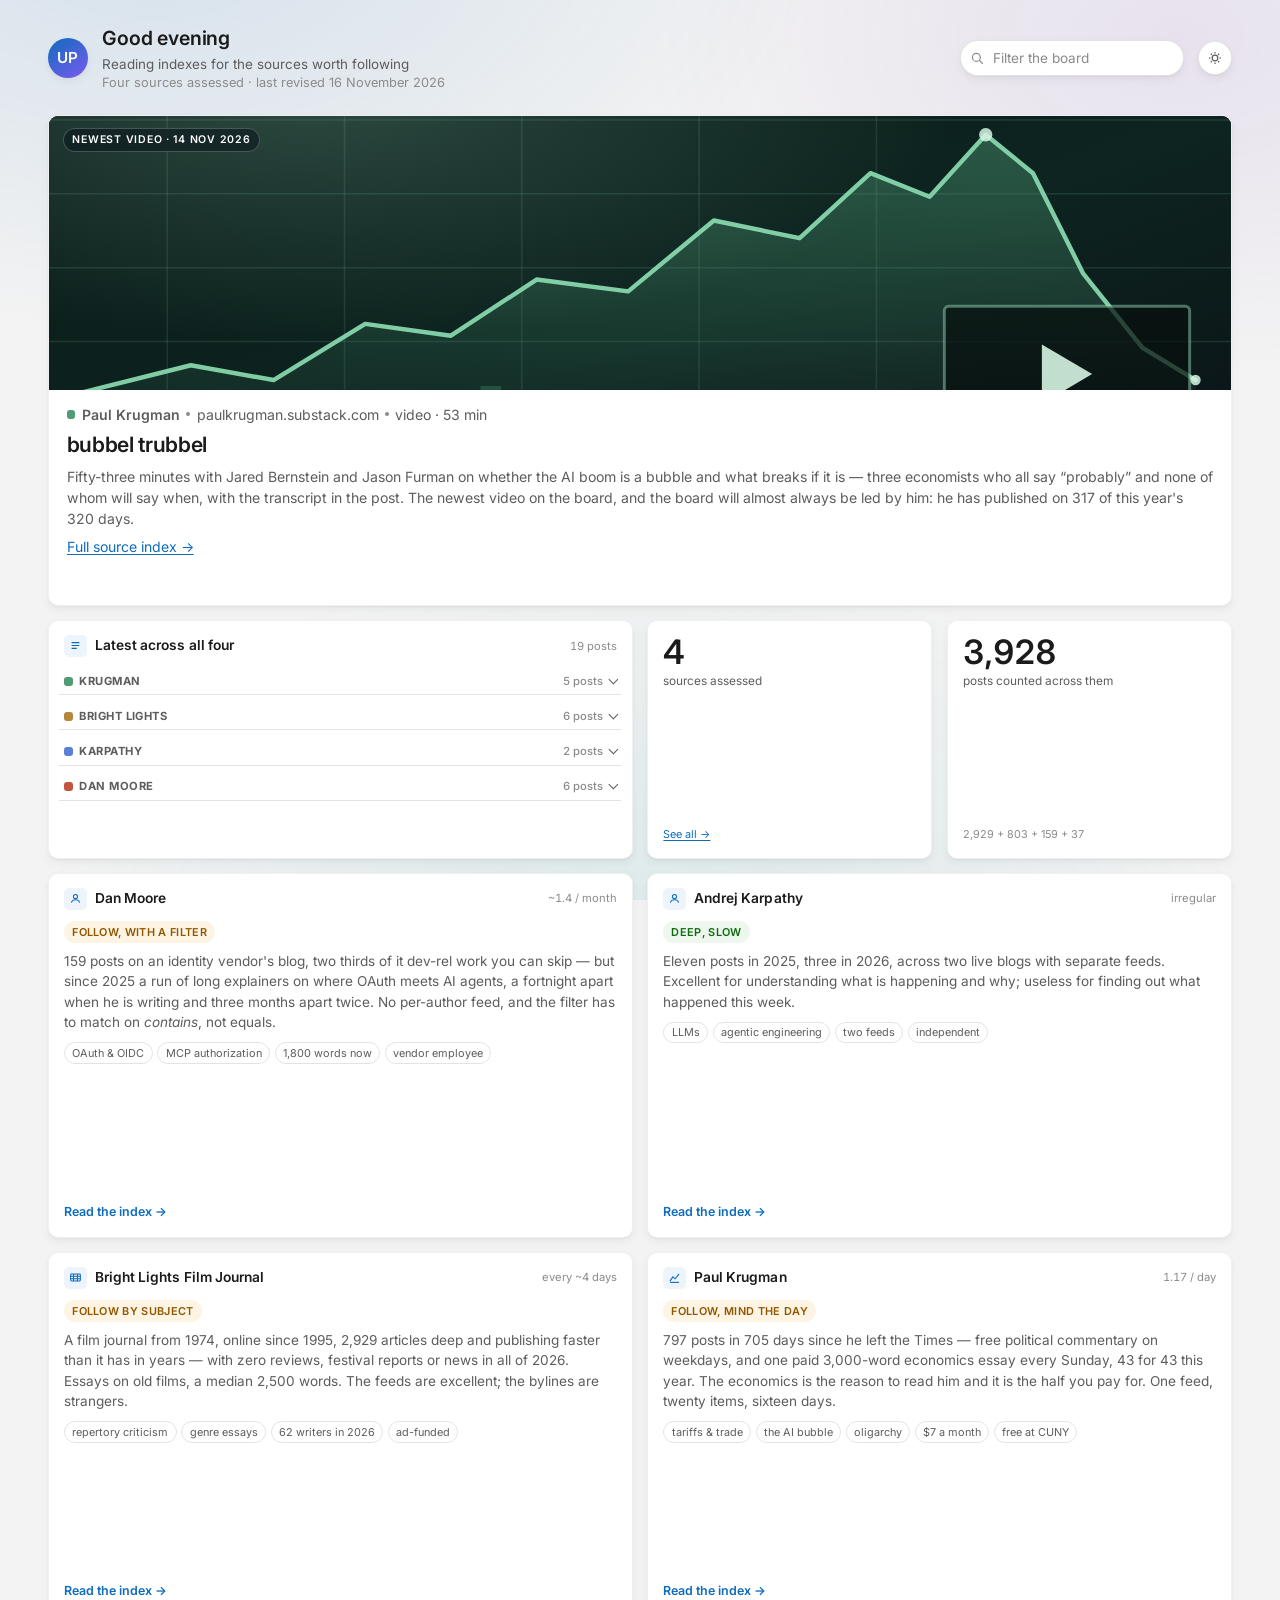
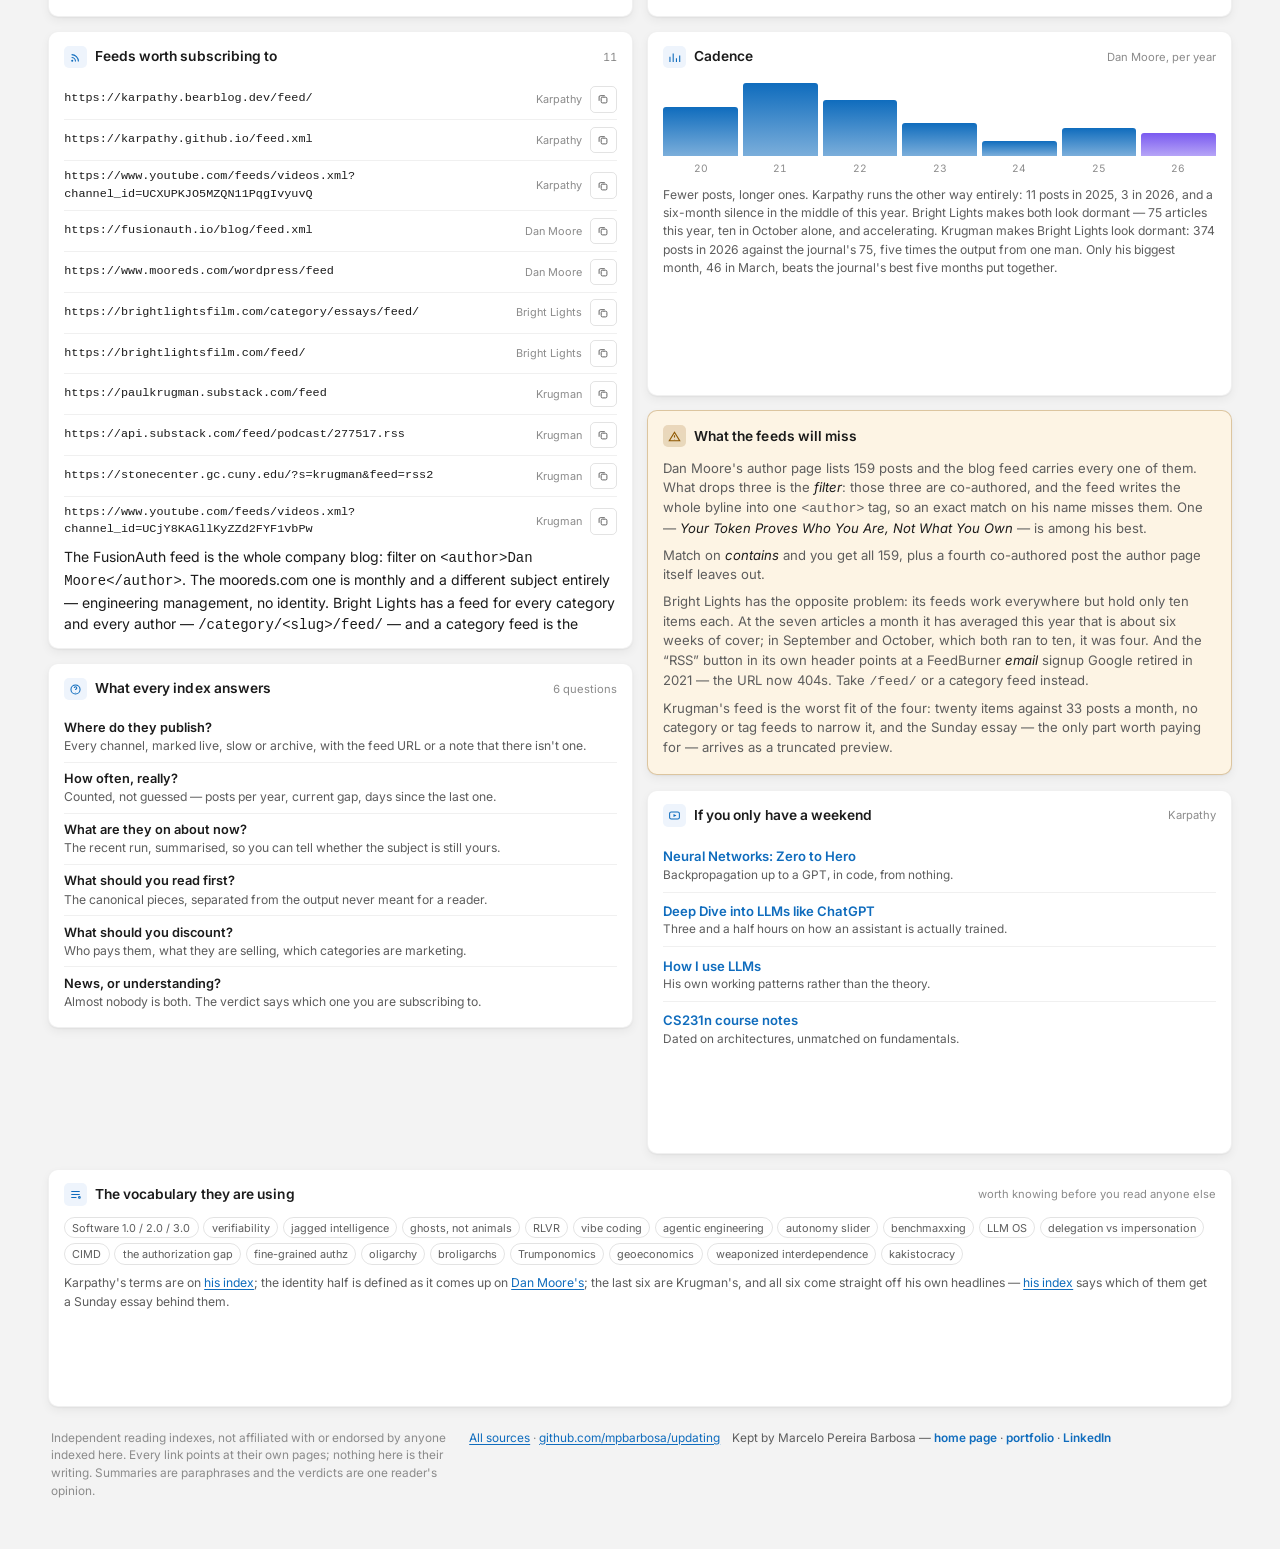
<file: docs/index.html>
<!doctype html>
<html lang="en">
<head>
<meta charset="utf-8">
<meta name="viewport" content="width=device-width, initial-scale=1, viewport-fit=cover">
<link rel="preconnect" href="https://fonts.googleapis.com">
<link rel="preconnect" href="https://fonts.gstatic.com" crossorigin>
<title>Updating — reading indexes for the sources worth following</title>
<meta name="description" content="A widget board of the people worth reading to stay current: what is newest, how often each one posts, which feeds to subscribe to, and what to discount.">
<meta name="author" content="Marcelo Pereira Barbosa">
<meta name="robots" content="index,follow">
<!-- Google Search Console ownership for the https://mpbarbosa.github.io/updating/
     URL-prefix property. Verification is rechecked periodically, so this tag has
     to stay on the home page even after it has been verified once. -->
<meta name="google-site-verification" content="1XabvsU5CL5WEtZb5xXV-Y2TU8eqFEennTgGbOJvXdo">
<link rel="canonical" href="https://mpbarbosa.github.io/updating/">
<meta property="og:type" content="website">
<meta property="og:title" content="Updating &mdash; reading indexes for the sources worth following">
<meta property="og:description" content="A board of the people worth reading to stay current: what is newest, how often each one posts, and which feeds are actually worth subscribing to.">
<meta property="og:url" content="https://mpbarbosa.github.io/updating/">
<meta property="og:site_name" content="Updating">
<meta property="og:locale" content="en_US">
<meta property="og:image" content="https://mpbarbosa.github.io/updating/og/home.png">
<meta property="og:image:width" content="1200">
<meta property="og:image:height" content="630">
<meta property="og:image:alt" content="Updating — reading indexes for the sources worth following">
<meta name="twitter:card" content="summary_large_image">
<meta name="twitter:image" content="https://mpbarbosa.github.io/updating/og/home.png">
<meta name="twitter:image:alt" content="Updating — reading indexes for the sources worth following">
<!-- Installable: manifest, icons and the iOS standalone metas -->
<link rel="manifest" href="manifest.webmanifest">
<meta name="theme-color" content="#0f6cbd" media="(prefers-color-scheme: light)">
<meta name="theme-color" content="#1e1e1e" media="(prefers-color-scheme: dark)">
<link rel="icon" href="favicon.svg" type="image/svg+xml">
<link rel="apple-touch-icon" href="icon-192.png">
<meta name="mobile-web-app-capable" content="yes">
<meta name="apple-mobile-web-app-capable" content="yes">
<meta name="apple-mobile-web-app-status-bar-style" content="default">
<meta name="apple-mobile-web-app-title" content="Updating">
<link rel="stylesheet" href="https://fonts.googleapis.com/css2?family=Inter:wght@400;500;600;700&display=swap">
<link rel="stylesheet" href="home.css">
<script type="application/ld+json">
{
  "@context": "https://schema.org",
  "@graph": [
    {
      "@type": "Person",
      "@id": "https://mpbarbosa.github.io/updating/#author",
      "name": "Marcelo Pereira Barbosa",
      "url": "https://www.mpbarbosa.com",
      "sameAs": [
        "https://github.com/mpbarbosa",
        "https://www.linkedin.com/in/mpbarbosa"
      ]
    },
    {
      "@type": "WebSite",
      "@id": "https://mpbarbosa.github.io/updating/#website",
      "url": "https://mpbarbosa.github.io/updating/",
      "name": "Updating",
      "alternateName": "Updating — source indexes",
      "description": "Independent reading indexes of the people and publications worth following: what each one publishes, how often, and which feeds are worth subscribing to.",
      "inLanguage": "en",
      "publisher": {
        "@id": "https://mpbarbosa.github.io/updating/#author"
      },
      "license": "https://github.com/mpbarbosa/updating/blob/main/LICENSE"
    },
    {
      "@type": "WebPage",
      "@id": "https://mpbarbosa.github.io/updating/#webpage",
      "url": "https://mpbarbosa.github.io/updating/",
      "name": "Updating — reading indexes for the sources worth following",
      "isPartOf": {
        "@id": "https://mpbarbosa.github.io/updating/#website"
      },
      "about": {
        "@id": "https://mpbarbosa.github.io/updating/#website"
      },
      "inLanguage": "en",
      "datePublished": "2026-11-09",
      "dateModified": "2026-11-16",
      "author": {
        "@id": "https://mpbarbosa.github.io/updating/#author"
      },
      "primaryImageOfPage": {
        "@type": "ImageObject",
        "url": "https://mpbarbosa.github.io/updating/og/home.png",
        "width": 1200,
        "height": 630
      },
      "description": "A board of the people worth reading to stay current: what is newest, how often each one posts, and which feeds are worth subscribing to."
    },
    {
      "@type": "ItemList",
      "@id": "https://mpbarbosa.github.io/updating/#sourcelist",
      "name": "Sources assessed",
      "numberOfItems": 4,
      "itemListOrder": "https://schema.org/ItemListUnordered",
      "itemListElement": [
        {
          "@type": "ListItem",
          "position": 1,
          "url": "https://mpbarbosa.github.io/updating/dan-moore.html",
          "name": "Dan Moore source index"
        },
        {
          "@type": "ListItem",
          "position": 2,
          "url": "https://mpbarbosa.github.io/updating/karpathy.html",
          "name": "Andrej Karpathy source index"
        },
        {
          "@type": "ListItem",
          "position": 3,
          "url": "https://mpbarbosa.github.io/updating/brightlights.html",
          "name": "Bright Lights Film Journal source index"
        },
        {
          "@type": "ListItem",
          "position": 4,
          "url": "https://mpbarbosa.github.io/updating/krugman.html",
          "name": "Paul Krugman source index"
        }
      ]
    }
  ]
}
</script>
</head>
<body>
<div class="board">

  <div class="bar">
    <div class="who-badge" aria-hidden="true">UP</div>
    <div class="greet">
      <p class="hello" id="greeting">Updating</p>
      <h1>Reading indexes for the sources worth following</h1>
      <p>Four sources assessed &middot; last revised <time datetime="2026-11-16">16 November 2026</time></p>
    </div>
    <div class="search" role="search">
      <svg width="15" height="15" viewBox="0 0 20 20" fill="none" stroke="currentColor" stroke-width="1.6" aria-hidden="true"><circle cx="8.5" cy="8.5" r="5.25"/><path d="M12.5 12.5 17 17"/></svg>
      <input id="q" type="search" placeholder="Filter the board" aria-label="Filter widgets by keyword" autocomplete="off">
    </div>
    <button class="iconbtn" id="theme" type="button" aria-label="Switch between light and dark" title="Light / dark">
      <svg width="16" height="16" viewBox="0 0 20 20" fill="none" stroke="currentColor" stroke-width="1.5" aria-hidden="true"><path d="M10 2.5v2M10 15.5v2M2.5 10h2M15.5 10h2M4.7 4.7l1.4 1.4M13.9 13.9l1.4 1.4M15.3 4.7l-1.4 1.4M6.1 13.9l-1.4 1.4"/><circle cx="10" cy="10" r="3.5"/></svg>
    </button>
  </div>

  <main class="grid" id="grid">

    <!-- hero: newest thing across every source -->
    <article class="tile hero" data-tags="paul krugman substack economics bubbel trubbel ai bubble newest top story video jared bernstein jason furman">
      <a class="shot" href="https://paulkrugman.substack.com/p/bubbel-trubbel">
        <span class="badge">Newest video &middot; 14 Nov 2026</span>
        <svg viewBox="0 0 800 300" preserveAspectRatio="xMidYMid slice" role="img" aria-label="Abstract illustration: a volatile line chart over a dark grid, climbing and then breaking downward, with a lit panel carrying a play symbol at the right.">
          <defs>
            <linearGradient id="deck" x1="0" y1="0" x2="1" y2="1">
              <stop offset="0" stop-color="#0a1a18"/><stop offset="0.6" stop-color="#0d2420"/><stop offset="1" stop-color="#0b1216"/>
            </linearGradient>
            <linearGradient id="area" x1="0" y1="0" x2="0" y2="1">
              <stop offset="0" stop-color="#4e9b74" stop-opacity="0.45"/><stop offset="1" stop-color="#4e9b74" stop-opacity="0"/>
            </linearGradient>
            <radialGradient id="lift" cx="0.22" cy="0.15" r="0.55">
              <stop offset="0" stop-color="#9fe3c0" stop-opacity="0.22"/><stop offset="1" stop-color="#9fe3c0" stop-opacity="0"/>
            </radialGradient>
          </defs>
          <rect width="800" height="300" fill="url(#deck)"/>
          <!-- the grid -->
          <g stroke="#9fe3c0" stroke-opacity="0.12" stroke-width="1">
            <path d="M0 60h800M0 110h800M0 160h800M0 210h800M0 260h800"/>
            <path d="M80 0v300M200 0v300M320 0v300M440 0v300M560 0v300"/>
          </g>
          <!-- the series: a long climb, then the break -->
          <path d="M24 244 L96 226 L152 236 L214 198 L272 206 L330 168 L392 176 L450 128 L508 140 L556 96 L596 112 L634 70 L666 96 L700 164 L740 214 L776 236 L776 290 L24 290 Z" fill="url(#area)"/>
          <path d="M24 244 L96 226 L152 236 L214 198 L272 206 L330 168 L392 176 L450 128 L508 140 L556 96 L596 112 L634 70 L666 96 L700 164 L740 214 L776 236"
                fill="none" stroke="#86d6ac" stroke-opacity="0.95" stroke-width="3" stroke-linejoin="round" stroke-linecap="round"/>
          <g fill="#d6f4e4" fill-opacity="0.85">
            <circle cx="634" cy="70" r="4.5"/><circle cx="776" cy="236" r="3.5"/>
          </g>
          <!-- a bar series underneath, quieter -->
          <g fill="#4e9b74" fill-opacity="0.3">
            <rect x="40" y="266" width="14" height="24"/><rect x="76" y="258" width="14" height="32"/><rect x="112" y="270" width="14" height="20"/>
            <rect x="148" y="252" width="14" height="38"/><rect x="184" y="262" width="14" height="28"/><rect x="220" y="246" width="14" height="44"/>
            <rect x="256" y="258" width="14" height="32"/><rect x="292" y="240" width="14" height="50"/><rect x="328" y="256" width="14" height="34"/>
          </g>
          <!-- the lit panel: this item is a video -->
          <rect x="606" y="186" width="166" height="92" rx="3" fill="#07100e" fill-opacity="0.72" stroke="#9fe3c0" stroke-opacity="0.45" stroke-width="2"/>
          <path d="M672 212 L706 232 L672 252 Z" fill="#d6f4e4" fill-opacity="0.9"/>
          <g fill="#9fe3c0" fill-opacity="0.35">
            <rect x="622" y="264" width="134" height="2" rx="1"/><rect x="622" y="264" width="46" height="2" rx="1" fill-opacity="0.9"/>
          </g>
          <rect width="800" height="300" fill="url(#lift)"/>
        </svg>
      </a>
      <div class="lede">
        <p class="byline"><span class="src-dot pk" aria-hidden="true"></span><strong>Paul Krugman</strong><span class="dot" aria-hidden="true"></span><span>paulkrugman.substack.com</span><span class="dot" aria-hidden="true"></span><span>video &middot; 53 min</span></p>
        <h2><a href="https://paulkrugman.substack.com/p/bubbel-trubbel">bubbel trubbel</a></h2>
        <p>Fifty-three minutes with Jared Bernstein and Jason Furman on whether the AI boom is a bubble and what breaks if it is &mdash; three economists who all say &ldquo;probably&rdquo; and none of whom will say when, with the transcript in the post. The newest video on the board, and the board will almost always be led by him: he has published on 317 of this year's 320 days.</p>
        <p class="byline"><a href="krugman.html">Full source index &rarr;</a></p>
      </div>
    </article>

    <!-- latest across every source -->
    <article class="tile tall latest" data-tags="latest posts feed recent dan moore karpathy bright lights krugman economics oauth mcp token agents film essays">
      <div class="t-head">
        <span class="ico" aria-hidden="true"><svg width="13" height="13" viewBox="0 0 20 20" fill="none" stroke="currentColor" stroke-width="1.7"><path d="M4 5.5h12M4 10h12M4 14.5h8"/></svg></span>
        <h2>Latest across all four</h2>
        <span class="cnt">19 posts</span>
      </div>
      <div class="scroller">
        <ul class="feedlist grouped">
          <li class="grp">
            <details class="grp-box">
              <summary class="grp-head"><i class="src-dot pk" aria-hidden="true"></i>Krugman<span class="n">5 posts</span></summary>
              <ul>
                <li><a href="https://paulkrugman.substack.com/p/republican-ideology-ruined-your-weekend"><span class="ttl">Republican Ideology Ruined Your Weekend</span><span class="sub">16 Nov 2026</span></a></li>
              <li><a href="https://paulkrugman.substack.com/p/voodoo-economics-maga-style"><span class="ttl">Voodoo Economics, MAGA Style</span><span class="sub">15 Nov 2026 <span class="flag">paid</span></span></a></li>
                <li><a href="https://paulkrugman.substack.com/p/bubbel-trubbel"><span class="ttl">bubbel trubbel</span><span class="sub">14 Nov 2026</span></a></li>
                <li><a href="https://paulkrugman.substack.com/p/elon-still-loves-vladimir"><span class="ttl">Elon Still Loves Vladimir</span><span class="sub">13 Nov 2026</span></a></li>
                <li><a href="https://paulkrugman.substack.com/p/climates-of-treason"><span class="ttl">Climates of Treason</span><span class="sub">12 Nov 2026</span></a></li>
                </ul>
            </details>
          </li>
          <li class="grp">
            <details class="grp-box">
              <summary class="grp-head"><i class="src-dot bl" aria-hidden="true"></i>Bright Lights<span class="n">6 posts</span></summary>
              <ul>
                <li><a href="https://brightlightsfilm.com/chasing-butterflies-on-rena-effendis-documentary-searching-for-satyrus-2025/"><span class="ttl">Chasing Butterflies: Rena Effendi's Searching for Satyrus</span><span class="sub">13 Nov 2026</span></a></li>
                <li><a href="https://brightlightsfilm.com/the-world-shakers-manifesto-cool-hand-luke/"><span class="ttl">The World-Shaker's Manifesto: Cool Hand Luke</span><span class="sub">10 Nov 2026</span></a></li>
                <li><a href="https://brightlightsfilm.com/he-did-it-his-way-alex-cox-on-dead-souls/"><span class="ttl">He Did It His Way: Alex Cox on Dead Souls</span><span class="sub">7 Nov 2026</span></a></li>
                <li><a href="https://brightlightsfilm.com/the-men-we-admire-hud-1963-on-criterion/"><span class="ttl">The Men We Admire: Hud (1963) on Criterion</span><span class="sub">4 Nov 2026</span></a></li>
                <li><a href="https://brightlightsfilm.com/inside-h-r-gigers-alien-the-biomechanical-horror-that-changed-film-art-and-design/"><span class="ttl">Inside H. R. Giger's Alien</span><span class="sub">1 Nov 2026</span></a></li>
                <li><a href="https://brightlightsfilm.com/do-not-open-this-file-cursed-images-found-footage-and-the-horror-of-believing-the-image/"><span class="ttl">Do Not Open This File: Cursed Images, Found Footage</span><span class="sub">29 Oct 2026</span></a></li>
              </ul>
            </details>
          </li>
          <li class="grp">
            <details class="grp-box">
              <summary class="grp-head"><i class="src-dot ak" aria-hidden="true"></i>Karpathy<span class="n">2 posts</span></summary>
              <ul>
                <li><a href="https://karpathy.bearblog.dev/hacker-tube/"><span class="ttl">HackerTube</span><span class="sub">31 Oct 2026</span></a></li>
                <li><a href="https://karpathy.bearblog.dev/sequoia-ascent-2026/"><span class="ttl">Sequoia Ascent 2026 summary</span><span class="sub">30 Apr 2026</span></a></li>
              </ul>
            </details>
          </li>
          <li class="grp">
            <details class="grp-box">
              <summary class="grp-head"><i class="src-dot dm" aria-hidden="true"></i>Dan Moore<span class="n">6 posts</span></summary>
              <ul>
                <li><a href="https://fusionauth.io/blog/token-exchange-thoughts"><span class="ttl">Token Exchange</span><span class="sub">22 Oct 2026</span></a></li>
                <li><a href="https://fusionauth.io/blog/ldx3-nyc-2026-report"><span class="ttl">Nobody Has a Good Answer for Agentic Identity Yet</span><span class="sub">24 Sep 2026</span></a></li>
                <li><a href="https://fusionauth.io/blog/cimd-vs-dcr"><span class="ttl">MCP Client Registration: Dinner Party Or Nightclub?</span><span class="sub">8 Sep 2026</span></a></li>
                <li><a href="https://fusionauth.io/blog/mcp-authorization-server"><span class="ttl">Protect an MCP server with an Authorization Server</span><span class="sub">15 Jun 2026</span></a></li>
                <li><a href="https://fusionauth.io/blog/progressive-delivery"><span class="ttl">Identity and Progressive Delivery</span><span class="sub">5 May 2026</span></a></li>
                <li><a href="https://fusionauth.io/blog/dji-token-auth"><span class="ttl">Your Token Proves Who You Are, Not What You Own</span><span class="sub">26 Feb 2026 <span class="flag">co-authored</span></span></a></li>
              </ul>
            </details>
          </li>
        </ul>
      </div>
    </article>

    <!-- two small stats -->
    <article class="tile s" data-tags="stats sources assessed count">
      <div class="num">4</div>
      <p class="cap">sources assessed</p>
      <p class="foot"><a href="sources.html">See all &rarr;</a></p>
    </article>
    <article class="tile s" data-tags="stats posts indexed count">
      <div class="num">3,928</div>
      <p class="cap">posts counted across them</p>
      <p class="foot">2,929 + 803 + 159 + 37</p>
    </article>

    <!-- Dan Moore -->
    <article class="tile" data-tags="dan moore fusionauth oauth identity standards agentic authorization vendor">
      <div class="t-head">
        <span class="ico" aria-hidden="true"><svg width="13" height="13" viewBox="0 0 20 20" fill="none" stroke="currentColor" stroke-width="1.6"><circle cx="10" cy="7" r="3.2"/><path d="M4 16.5c0-3 2.7-4.6 6-4.6s6 1.6 6 4.6"/></svg></span>
        <h2>Dan Moore</h2>
        <span class="cnt">~1.4 / month</span>
      </div>
      <p class="verdict-pill caution">Follow, with a filter</p>
      <p class="src-say">159 posts on an identity vendor's blog, two thirds of it dev-rel work you can skip &mdash; but since 2025 a run of long explainers on where OAuth meets AI agents, a fortnight apart when he is writing and three months apart twice. No per-author feed, and the filter has to match on <em>contains</em>, not equals.</p>
      <div class="chips"><span>OAuth &amp; OIDC</span><span>MCP authorization</span><span>1,800 words now</span><span>vendor employee</span></div>
      <p class="go"><a href="dan-moore.html">Read the index &rarr;</a></p>
    </article>

    <!-- Karpathy -->
    <article class="tile" data-tags="andrej karpathy deep learning llm agentic engineering bearblog github">
      <div class="t-head">
        <span class="ico" aria-hidden="true"><svg width="13" height="13" viewBox="0 0 20 20" fill="none" stroke="currentColor" stroke-width="1.6"><circle cx="10" cy="7" r="3.2"/><path d="M4 16.5c0-3 2.7-4.6 6-4.6s6 1.6 6 4.6"/></svg></span>
        <h2>Andrej Karpathy</h2>
        <span class="cnt">irregular</span>
      </div>
      <p class="verdict-pill">Deep, slow</p>
      <p class="src-say">Eleven posts in 2025, three in 2026, across two live blogs with separate feeds. Excellent for understanding what is happening and why; useless for finding out what happened this week.</p>
      <div class="chips"><span>LLMs</span><span>agentic engineering</span><span>two feeds</span><span>independent</span></div>
      <p class="go"><a href="karpathy.html">Read the index &rarr;</a></p>
    </article>

    <!-- Bright Lights Film Journal -->
    <article class="tile" data-tags="bright lights film journal cinema criticism essays horror repertory gary morris 1974 ad-funded">
      <div class="t-head">
        <span class="ico" aria-hidden="true"><svg width="13" height="13" viewBox="0 0 20 20" fill="none" stroke="currentColor" stroke-width="1.6"><rect x="2.5" y="4.5" width="15" height="11" rx="1.5"/><path d="M2.5 8h15M2.5 12h15M7 4.5v11M13 4.5v11"/></svg></span>
        <h2>Bright Lights Film Journal</h2>
        <span class="cnt">every ~4 days</span>
      </div>
      <p class="verdict-pill caution">Follow by subject</p>
      <p class="src-say">A film journal from 1974, online since 1995, 2,929 articles deep and publishing faster than it has in years &mdash; with zero reviews, festival reports or news in all of 2026. Essays on old films, a median 2,500 words. The feeds are excellent; the bylines are strangers.</p>
      <div class="chips"><span>repertory criticism</span><span>genre essays</span><span>62 writers in 2026</span><span>ad-funded</span></div>
      <p class="go"><a href="brightlights.html">Read the index &rarr;</a></p>
    </article>

    <!-- Paul Krugman -->
    <article class="tile" data-tags="paul krugman substack economics tariffs trade oligarchy federal reserve ai bubble nobel new york times paywall sunday">
      <div class="t-head">
        <span class="ico" aria-hidden="true"><svg width="13" height="13" viewBox="0 0 20 20" fill="none" stroke="currentColor" stroke-width="1.7"><path d="M3 15.5 7.5 9l3.5 3L17 4.5"/><path d="M3 17.5h14"/></svg></span>
        <h2>Paul Krugman</h2>
        <span class="cnt">1.17 / day</span>
      </div>
      <p class="verdict-pill caution">Follow, mind the day</p>
      <p class="src-say">797 posts in 705 days since he left the Times &mdash; free political commentary on weekdays, and one paid 3,000-word economics essay every Sunday, 43 for 43 this year. The economics is the reason to read him and it is the half you pay for. One feed, twenty items, sixteen days.</p>
      <div class="chips"><span>tariffs &amp; trade</span><span>the AI bubble</span><span>oligarchy</span><span>$7 a month</span><span>free at CUNY</span></div>
      <p class="go"><a href="krugman.html">Read the index &rarr;</a></p>
    </article>

    <!-- feeds -->
    <article class="tile tall" data-tags="feeds rss atom subscribe urls reader">
      <div class="t-head">
        <span class="ico" aria-hidden="true"><svg width="13" height="13" viewBox="0 0 20 20" fill="none" stroke="currentColor" stroke-width="1.7"><circle cx="5" cy="15" r="1.6" fill="currentColor" stroke="none"/><path d="M4 10a6 6 0 0 1 6 6M4 5.5a10.5 10.5 0 0 1 10.5 10.5"/></svg></span>
        <h2>Feeds worth subscribing to</h2>
        <span class="cnt">11</span>
      </div>
      <div class="scroller">
        <ul class="feeds">
          <li><span class="url">https://karpathy.bearblog.dev/feed/</span><span class="owner">Karpathy</span><button class="copy" type="button" aria-label="Copy feed URL"></button></li>
          <li><span class="url">https://karpathy.github.io/feed.xml</span><span class="owner">Karpathy</span><button class="copy" type="button" aria-label="Copy feed URL"></button></li>
          <li><span class="url">https://www.youtube.com/feeds/videos.xml?channel_id=UCXUPKJO5MZQN11PqgIvyuvQ</span><span class="owner">Karpathy</span><button class="copy" type="button" aria-label="Copy feed URL"></button></li>
          <li><span class="url">https://fusionauth.io/blog/feed.xml</span><span class="owner">Dan Moore</span><button class="copy" type="button" aria-label="Copy feed URL"></button></li>
          <li><span class="url">https://www.mooreds.com/wordpress/feed</span><span class="owner">Dan Moore</span><button class="copy" type="button" aria-label="Copy feed URL"></button></li>
          <li><span class="url">https://brightlightsfilm.com/category/essays/feed/</span><span class="owner">Bright Lights</span><button class="copy" type="button" aria-label="Copy feed URL"></button></li>
          <li><span class="url">https://brightlightsfilm.com/feed/</span><span class="owner">Bright Lights</span><button class="copy" type="button" aria-label="Copy feed URL"></button></li>
          <li><span class="url">https://paulkrugman.substack.com/feed</span><span class="owner">Krugman</span><button class="copy" type="button" aria-label="Copy feed URL"></button></li>
          <li><span class="url">https://api.substack.com/feed/podcast/277517.rss</span><span class="owner">Krugman</span><button class="copy" type="button" aria-label="Copy feed URL"></button></li>
          <li><span class="url">https://stonecenter.gc.cuny.edu/?s=krugman&amp;feed=rss2</span><span class="owner">Krugman</span><button class="copy" type="button" aria-label="Copy feed URL"></button></li>
          <li><span class="url">https://www.youtube.com/feeds/videos.xml?channel_id=UCjY8KAGllKyZZd2FYF1vbPw</span><span class="owner">Krugman</span><button class="copy" type="button" aria-label="Copy feed URL"></button></li>
        </ul>
        <p class="hint">The FusionAuth feed is the whole company blog: filter on <code>&lt;author&gt;Dan Moore&lt;/author&gt;</code>. The mooreds.com one is monthly and a different subject entirely &mdash; engineering management, no identity. Bright Lights has a feed for every category and every author &mdash; <code>/category/&lt;slug&gt;/feed/</code> &mdash; and a category feed is the better subscription. Krugman is the other extreme: one feed for all the writing, twenty items, no category or tag feeds at all &mdash; his podcast feed is the only one on that site that reaches back a year. His YouTube channel publishes more than the Substack does &mdash; 547 videos against 101 posts &mdash; but its feed endpoint answers a rate-limited request with a 404, so expect gaps and do not read one as the feed being gone. The Stone Center one is not his site at all: it is a WordPress keyword search at the CUNY centre where he is a senior scholar, and it carries his lectures and whole paid series reposted free.</p>
      </div>
    </article>

    <!-- cadence -->
    <article class="tile" data-tags="cadence chart posts per year volume how often">
      <div class="t-head">
        <span class="ico" aria-hidden="true"><svg width="13" height="13" viewBox="0 0 20 20" fill="none" stroke="currentColor" stroke-width="1.7"><path d="M3 17V9M8 17V4M13 17v-6M18 17V7"/></svg></span>
        <h2>Cadence</h2>
        <span class="cnt">Dan Moore, per year</span>
      </div>
      <div class="bars" role="img" aria-label="Posts per year by Dan Moore: 28 in 2020, 42 in 2021, 32 in 2022, 19 in 2023, 9 in 2024, 16 in 2025 and 13 so far in 2026.">
        <i style="height:67%"></i><i style="height:100%"></i><i style="height:76%"></i><i style="height:45%"></i><i style="height:21%"></i><i style="height:38%"></i><i class="now" style="height:31%"></i>
      </div>
      <div class="xax"><span>20</span><span>21</span><span>22</span><span>23</span><span>24</span><span>25</span><span>26</span></div>
      <p class="cap">Fewer posts, longer ones. Karpathy runs the other way entirely: 11 posts in 2025, 3 in 2026, and a six-month silence in the middle of this year. Bright Lights makes both look dormant &mdash; 75 articles this year, ten in October alone, and accelerating. Krugman makes Bright Lights look dormant: 374 posts in 2026 against the journal's 75, five times the output from one man. Only his biggest month, 46 in March, beats the journal's best five months put together.</p>
    </article>

    <!-- caveat -->
    <article class="tile alert" data-tags="caveat warning filter hole missing posts gotcha">
      <div class="t-head">
        <span class="ico" aria-hidden="true"><svg width="13" height="13" viewBox="0 0 20 20" fill="none" stroke="currentColor" stroke-width="1.7"><path d="M10 3.5 18 16.5H2z"/><path d="M10 8v3.4M10 13.8v.4"/></svg></span>
        <h2>What the feeds will miss</h2>
      </div>
      <p>Dan Moore's author page lists 159 posts and the blog feed carries every one of them. What drops three is the <em>filter</em>: those three are co-authored, and the feed writes the whole byline into one <code>&lt;author&gt;</code> tag, so an exact match on his name misses them. One &mdash; <em>Your Token Proves Who You Are, Not What You Own</em> &mdash; is among his best.</p>
      <p>Match on <em>contains</em> and you get all 159, plus a fourth co-authored post the author page itself leaves out.</p>
      <p>Bright Lights has the opposite problem: its feeds work everywhere but hold only ten items each. At the seven articles a month it has averaged this year that is about six weeks of cover; in September and October, which both ran to ten, it was four. And the &ldquo;RSS&rdquo; button in its own header points at a FeedBurner <em>email</em> signup Google retired in 2021 &mdash; the URL now 404s. Take <code>/feed/</code> or a category feed instead.</p>
      <p>Krugman's feed is the worst fit of the four: twenty items against 33 posts a month, no category or tag feeds to narrow it, and the Sunday essay &mdash; the only part worth paying for &mdash; arrives as a truncated preview.</p>
      <p class="go"><a href="dan-moore.html">Where the hole is &rarr;</a> &middot; <a href="brightlights.html">the ten-item window &rarr;</a> &middot; <a href="krugman.html">sixteen days of memory &rarr;</a></p>
    </article>

    <!-- method -->
    <article class="tile" data-tags="method questions what each index answers cadence bias news understanding">
      <div class="t-head">
        <span class="ico" aria-hidden="true"><svg width="13" height="13" viewBox="0 0 20 20" fill="none" stroke="currentColor" stroke-width="1.6"><circle cx="10" cy="10" r="7"/><path d="M8 7.8c0-1.2 1-2 2-2s2 .8 2 1.9c0 1.4-2 1.6-2 3M10 14.3v.3"/></svg></span>
        <h2>What every index answers</h2>
        <span class="cnt">6 questions</span>
      </div>
      <div class="scroller">
        <ul class="qa">
          <li><p class="q">Where do they publish?</p><p class="a">Every channel, marked live, slow or archive, with the feed URL or a note that there isn't one.</p></li>
          <li><p class="q">How often, really?</p><p class="a">Counted, not guessed &mdash; posts per year, current gap, days since the last one.</p></li>
          <li><p class="q">What are they on about now?</p><p class="a">The recent run, summarised, so you can tell whether the subject is still yours.</p></li>
          <li><p class="q">What should you read first?</p><p class="a">The canonical pieces, separated from the output never meant for a reader.</p></li>
          <li><p class="q">What should you discount?</p><p class="a">Who pays them, what they are selling, which categories are marketing.</p></li>
          <li><p class="q">News, or understanding?</p><p class="a">Almost nobody is both. The verdict says which one you are subscribing to.</p></li>
        </ul>
      </div>
    </article>

    <!-- weekend watch -->
    <article class="tile" data-tags="weekend watch video courses zero to hero cs231n karpathy learn">
      <div class="t-head">
        <span class="ico" aria-hidden="true"><svg width="13" height="13" viewBox="0 0 20 20" fill="none" stroke="currentColor" stroke-width="1.6"><rect x="2.5" y="4.5" width="15" height="11" rx="2.5"/><path d="M8.5 7.8 13 10l-4.5 2.2z" fill="currentColor" stroke="none"/></svg></span>
        <h2>If you only have a weekend</h2>
        <span class="cnt">Karpathy</span>
      </div>
      <div class="scroller">
        <ul class="watch">
          <li><a href="https://www.youtube.com/playlist?list=PLAqhIrjkxbuWI23v9cThsA9GvCAUhRvKZ">Neural Networks: Zero to Hero</a><p>Backpropagation up to a GPT, in code, from nothing.</p></li>
          <li><a href="https://www.youtube.com/watch?v=7xTGNNLPyMI">Deep Dive into LLMs like ChatGPT</a><p>Three and a half hours on how an assistant is actually trained.</p></li>
          <li><a href="https://www.youtube.com/watch?v=EWvNQjAaOHw">How I use LLMs</a><p>His own working patterns rather than the theory.</p></li>
          <li><a href="https://cs231n.github.io/">CS231n course notes</a><p>Dated on architectures, unmatched on fundamentals.</p></li>
        </ul>
      </div>
    </article>

    <!-- vocabulary -->
    <article class="tile wide" data-tags="vocabulary glossary terms software 3.0 verifiability jagged ghosts rlvr vibe coding">
      <div class="t-head">
        <span class="ico" aria-hidden="true"><svg width="13" height="13" viewBox="0 0 20 20" fill="none" stroke="currentColor" stroke-width="1.6"><path d="M3.5 5.5h13M3.5 10h13M3.5 14.5h8"/><circle cx="16" cy="14.5" r="1.3"/></svg></span>
        <h2>The vocabulary they are using</h2>
        <span class="cnt">worth knowing before you read anyone else</span>
      </div>
      <div class="chips" style="margin-top:0">
        <span>Software 1.0 / 2.0 / 3.0</span><span>verifiability</span><span>jagged intelligence</span><span>ghosts, not animals</span><span>RLVR</span><span>vibe coding</span><span>agentic engineering</span><span>autonomy slider</span><span>benchmaxxing</span><span>LLM OS</span><span>delegation vs impersonation</span><span>CIMD</span><span>the authorization gap</span><span>fine-grained authz</span><span>oligarchy</span><span>broligarchs</span><span>Trumponomics</span><span>geoeconomics</span><span>weaponized interdependence</span><span>kakistocracy</span>
      </div>
      <p class="cap">Karpathy's terms are on <a href="karpathy.html">his index</a>; the identity half is defined as it comes up on <a href="dan-moore.html">Dan Moore's</a>; the last six are Krugman's, and all six come straight off his own headlines &mdash; <a href="krugman.html">his index</a> says which of them get a Sunday essay behind them.</p>
    </article>

  </main>

  <p class="empty" id="empty">Nothing on the board matches that. <button class="copy" type="button" id="clearq" style="width:auto;padding:0 .5rem">Clear</button></p>

  <footer>
    <p>Independent reading indexes, not affiliated with or endorsed by anyone indexed here. Every link points at their own pages; nothing here is their writing. Summaries are paraphrases and the verdicts are one reader's opinion.</p>
    <p><a href="sources.html">All sources</a> &middot; <a href="https://github.com/mpbarbosa/updating">github.com/mpbarbosa/updating</a></p>
    <p class="me">Kept by Marcelo Pereira Barbosa &mdash;
      <a href="https://www.mpbarbosa.com" rel="me">home page</a> &middot;
      <a href="https://github.com/mpbarbosa" rel="me">portfolio</a> &middot;
      <a href="https://www.linkedin.com/in/mpbarbosa" rel="me noopener">LinkedIn</a></p>
  </footer>
</div>

<script>
(function () {
  "use strict";

  /* time-of-day greeting, the way the widgets board does it */
  var g = document.getElementById("greeting");
  if (g) {
    var h = new Date().getHours();
    g.textContent = (h < 12 ? "Good morning" : h < 18 ? "Good afternoon" : "Good evening");
  }

  /* light / dark, remembered where storage is allowed */
  var root = document.documentElement;
  var stored = null;
  try { stored = localStorage.getItem("updating-theme"); } catch (e) {}
  if (stored === "light" || stored === "dark") root.setAttribute("data-theme", stored);
  var btn = document.getElementById("theme");
  if (btn) {
    btn.addEventListener("click", function () {
      var dark = root.getAttribute("data-theme") === "dark" ||
        (!root.hasAttribute("data-theme") && window.matchMedia("(prefers-color-scheme: dark)").matches);
      var next = dark ? "light" : "dark";
      root.setAttribute("data-theme", next);
      try { localStorage.setItem("updating-theme", next); } catch (e) {}
    });
  }

  /* filter the tiles */
  var tiles = Array.prototype.slice.call(document.querySelectorAll(".tile"));
  var q = document.getElementById("q");
  var empty = document.getElementById("empty");
  function filter() {
    var term = (q.value || "").trim().toLowerCase();
    var shown = 0;
    tiles.forEach(function (t) {
      var hay = (t.getAttribute("data-tags") || "") + " " + t.textContent.toLowerCase();
      var hit = !term || hay.toLowerCase().indexOf(term) !== -1;
      t.hidden = !hit;
      if (hit) shown++;
    });
    empty.style.display = shown ? "none" : "block";
  }
  if (q) {
    q.addEventListener("input", filter);
    q.addEventListener("keydown", function (e) { if (e.key === "Escape") { q.value = ""; filter(); } });
  }
  var clear = document.getElementById("clearq");
  if (clear) clear.addEventListener("click", function () { q.value = ""; filter(); q.focus(); });

  /* copy a feed URL */
  var copyIcon = '<svg width="12" height="12" viewBox="0 0 20 20" fill="none" stroke="currentColor" stroke-width="1.6" aria-hidden="true"><rect x="7" y="7" width="9.5" height="9.5" rx="2"/><path d="M13 4.5H5.5a2 2 0 0 0-2 2V13"/></svg>';
  var doneIcon = '<svg width="12" height="12" viewBox="0 0 20 20" fill="none" stroke="currentColor" stroke-width="2" aria-hidden="true"><path d="M4.5 10.5 8 14l7.5-8"/></svg>';
  Array.prototype.forEach.call(document.querySelectorAll(".feeds .copy"), function (b) {
    b.innerHTML = copyIcon;
    b.addEventListener("click", function () {
      var url = b.parentNode.querySelector(".url").textContent.trim();
      var ok = function () {
        b.classList.add("done");
        b.innerHTML = doneIcon;
        setTimeout(function () { b.classList.remove("done"); b.innerHTML = copyIcon; }, 1600);
      };
      if (navigator.clipboard && navigator.clipboard.writeText) {
        navigator.clipboard.writeText(url).then(ok, function () {});
      } else {
        var ta = document.createElement("textarea");
        ta.value = url; document.body.appendChild(ta); ta.select();
        try { document.execCommand("copy"); ok(); } catch (e) {}
        document.body.removeChild(ta);
      }
    });
  });
})();
</script>
<script>
/* Register the service worker: it takes the whole site offline and is what
   makes the site installable. Nothing here is required for the page to work —
   every failure path is silent and leaves an ordinary web page behind. */
(function () {
  "use strict";
  if (!("serviceWorker" in navigator)) return;
  window.addEventListener("load", function () {
    navigator.serviceWorker.register("service-worker.js").then(function (reg) {
      reg.addEventListener("updatefound", function () {
        var next = reg.installing;
        if (!next) return;
        next.addEventListener("statechange", function () {
          /* A new version is ready. Activate it, but do not reload the page:
             pages are served network-first, so what is on screen is already
             current, and nobody wants a page to jump while they are reading. */
          if (next.state === "installed" && navigator.serviceWorker.controller) {
            next.postMessage({ type: "SKIP_WAITING" });
          }
        });
      });
    }).catch(function () { /* offline, unsupported, or blocked — no matter */ });
  });
})();
</script>
</body>
</html>
</file>
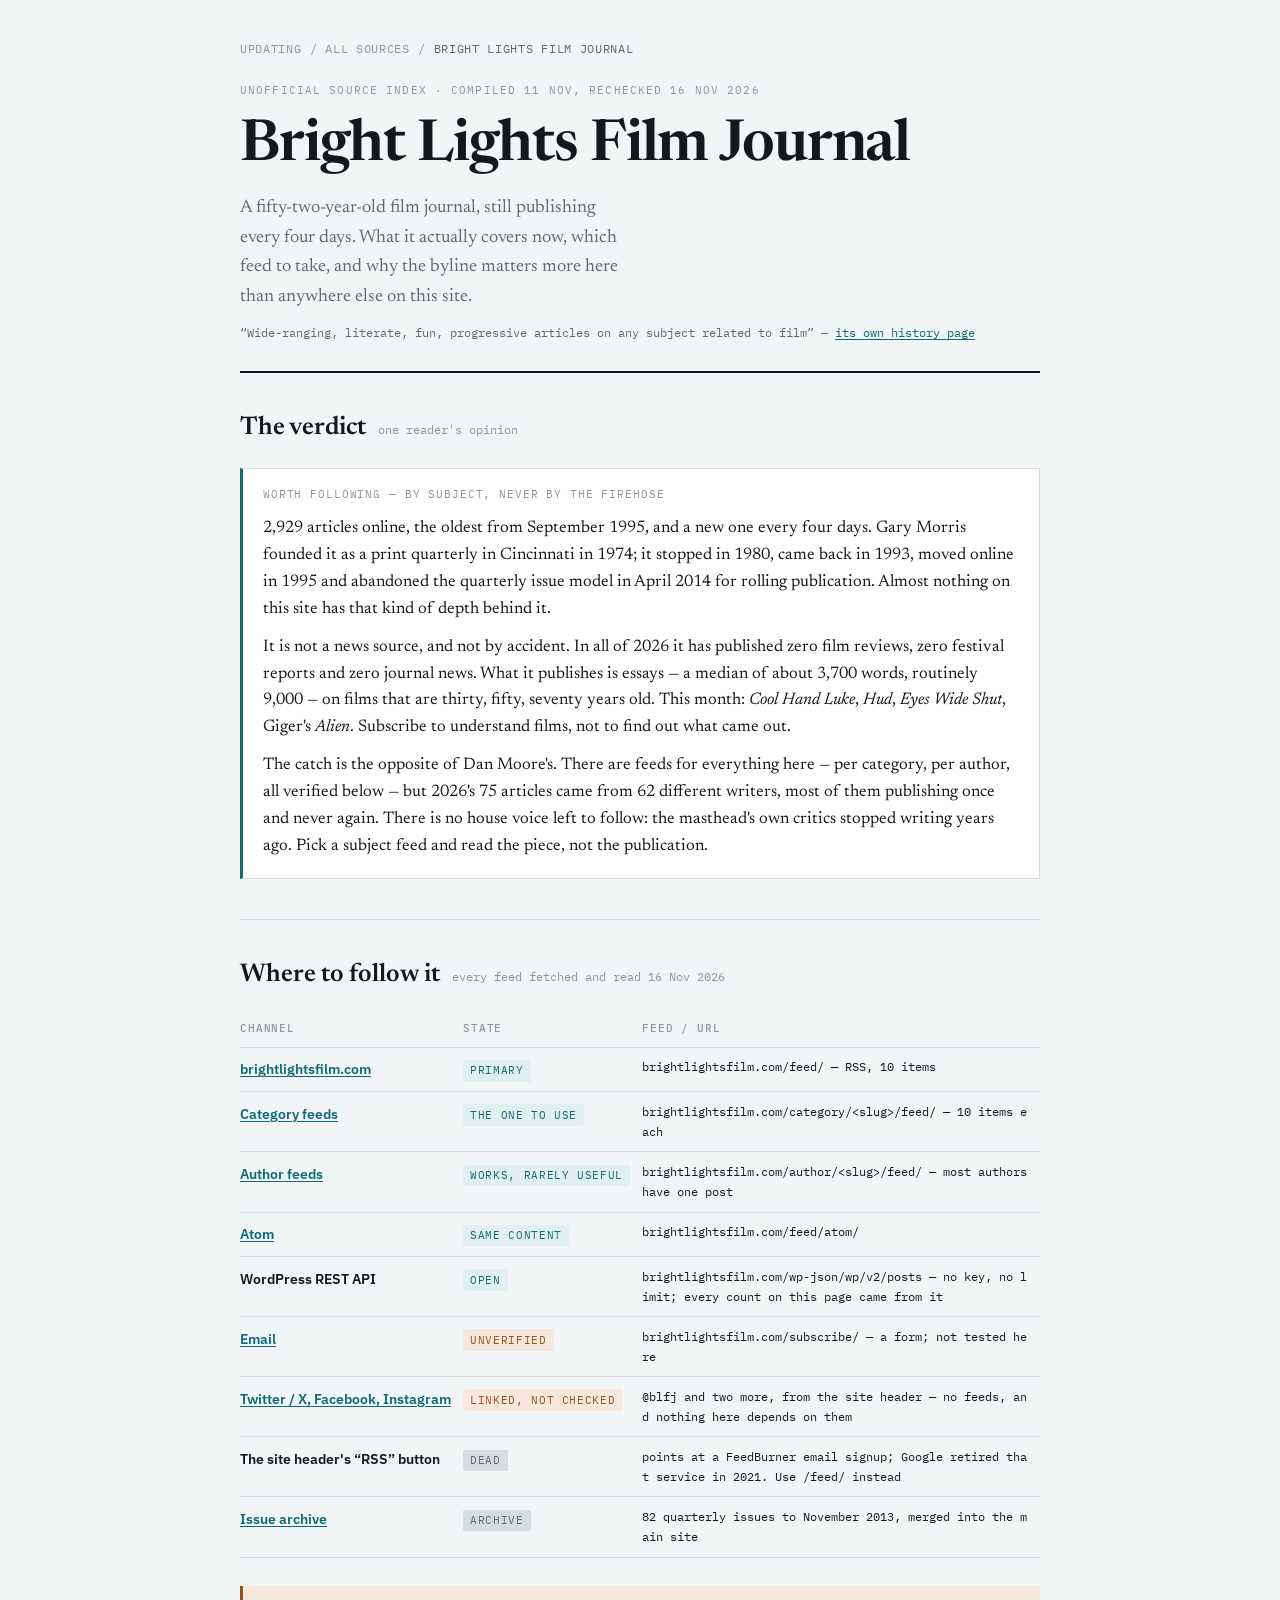
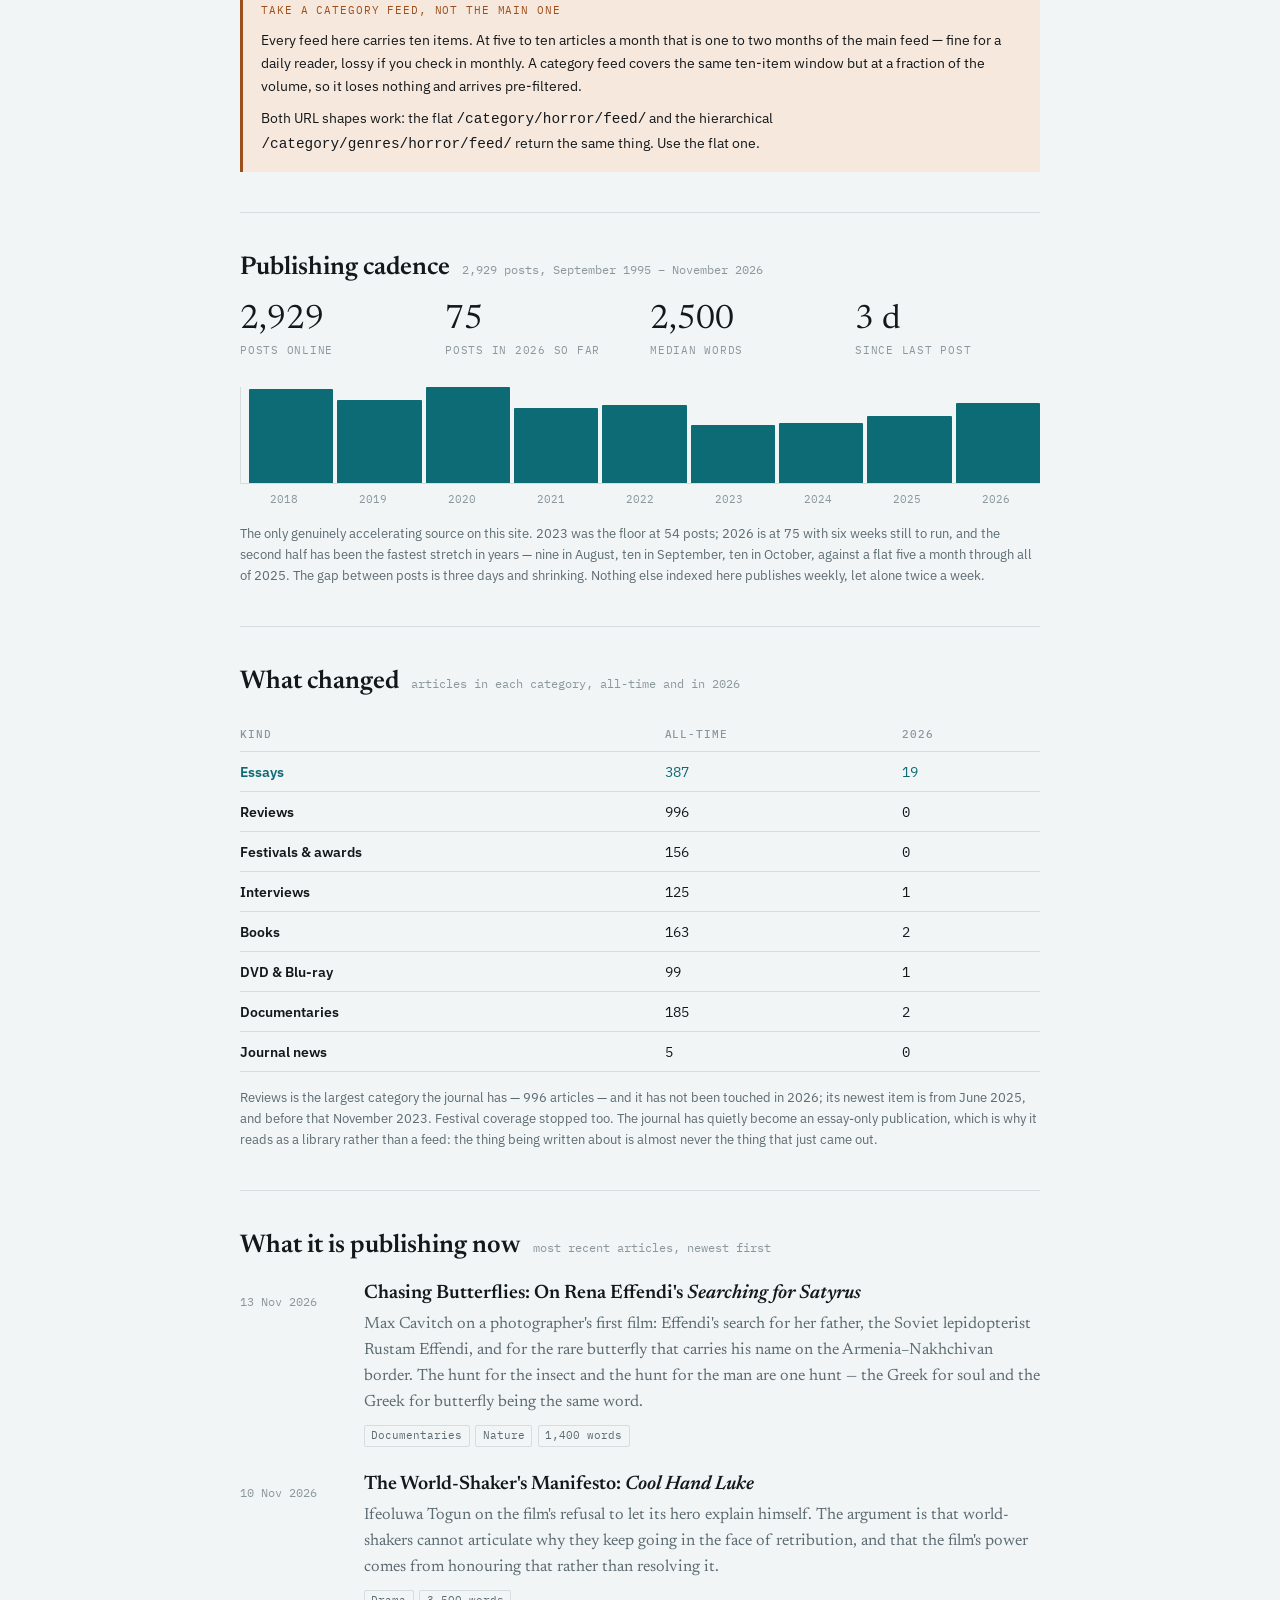
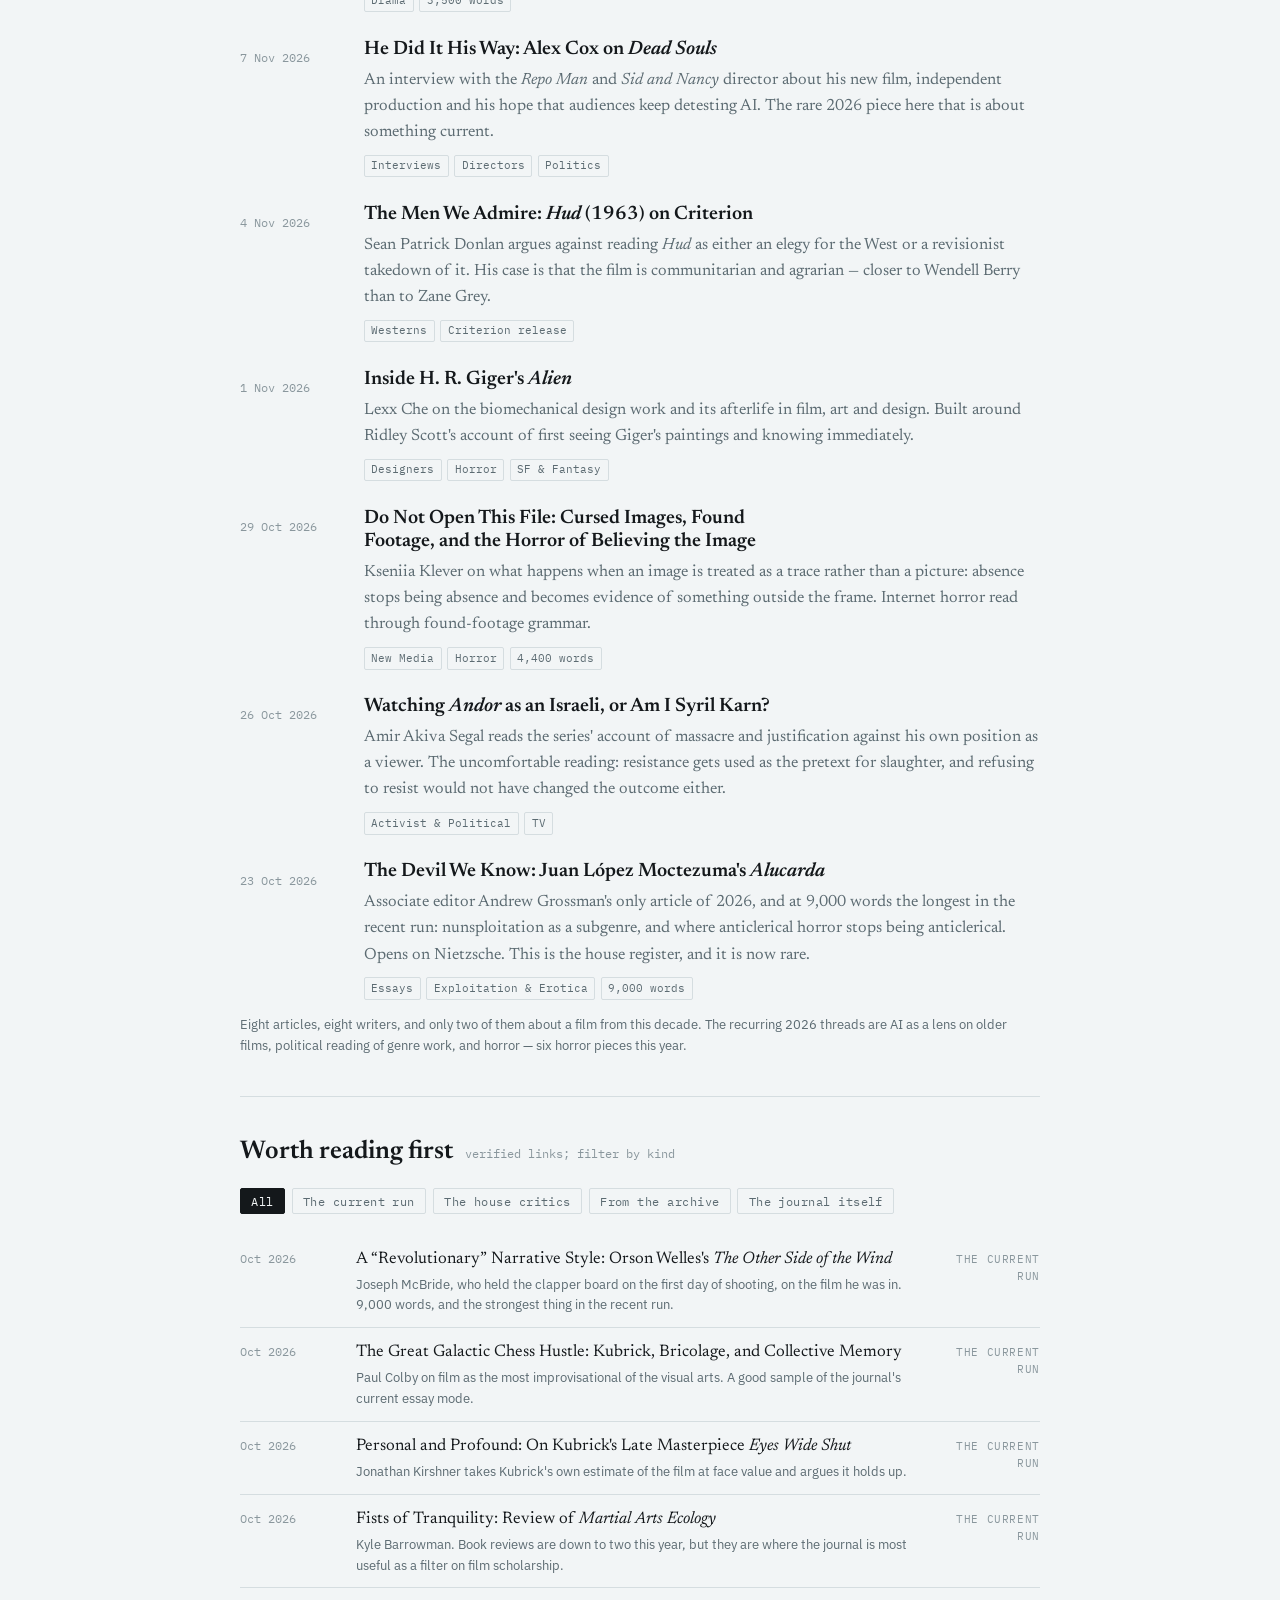
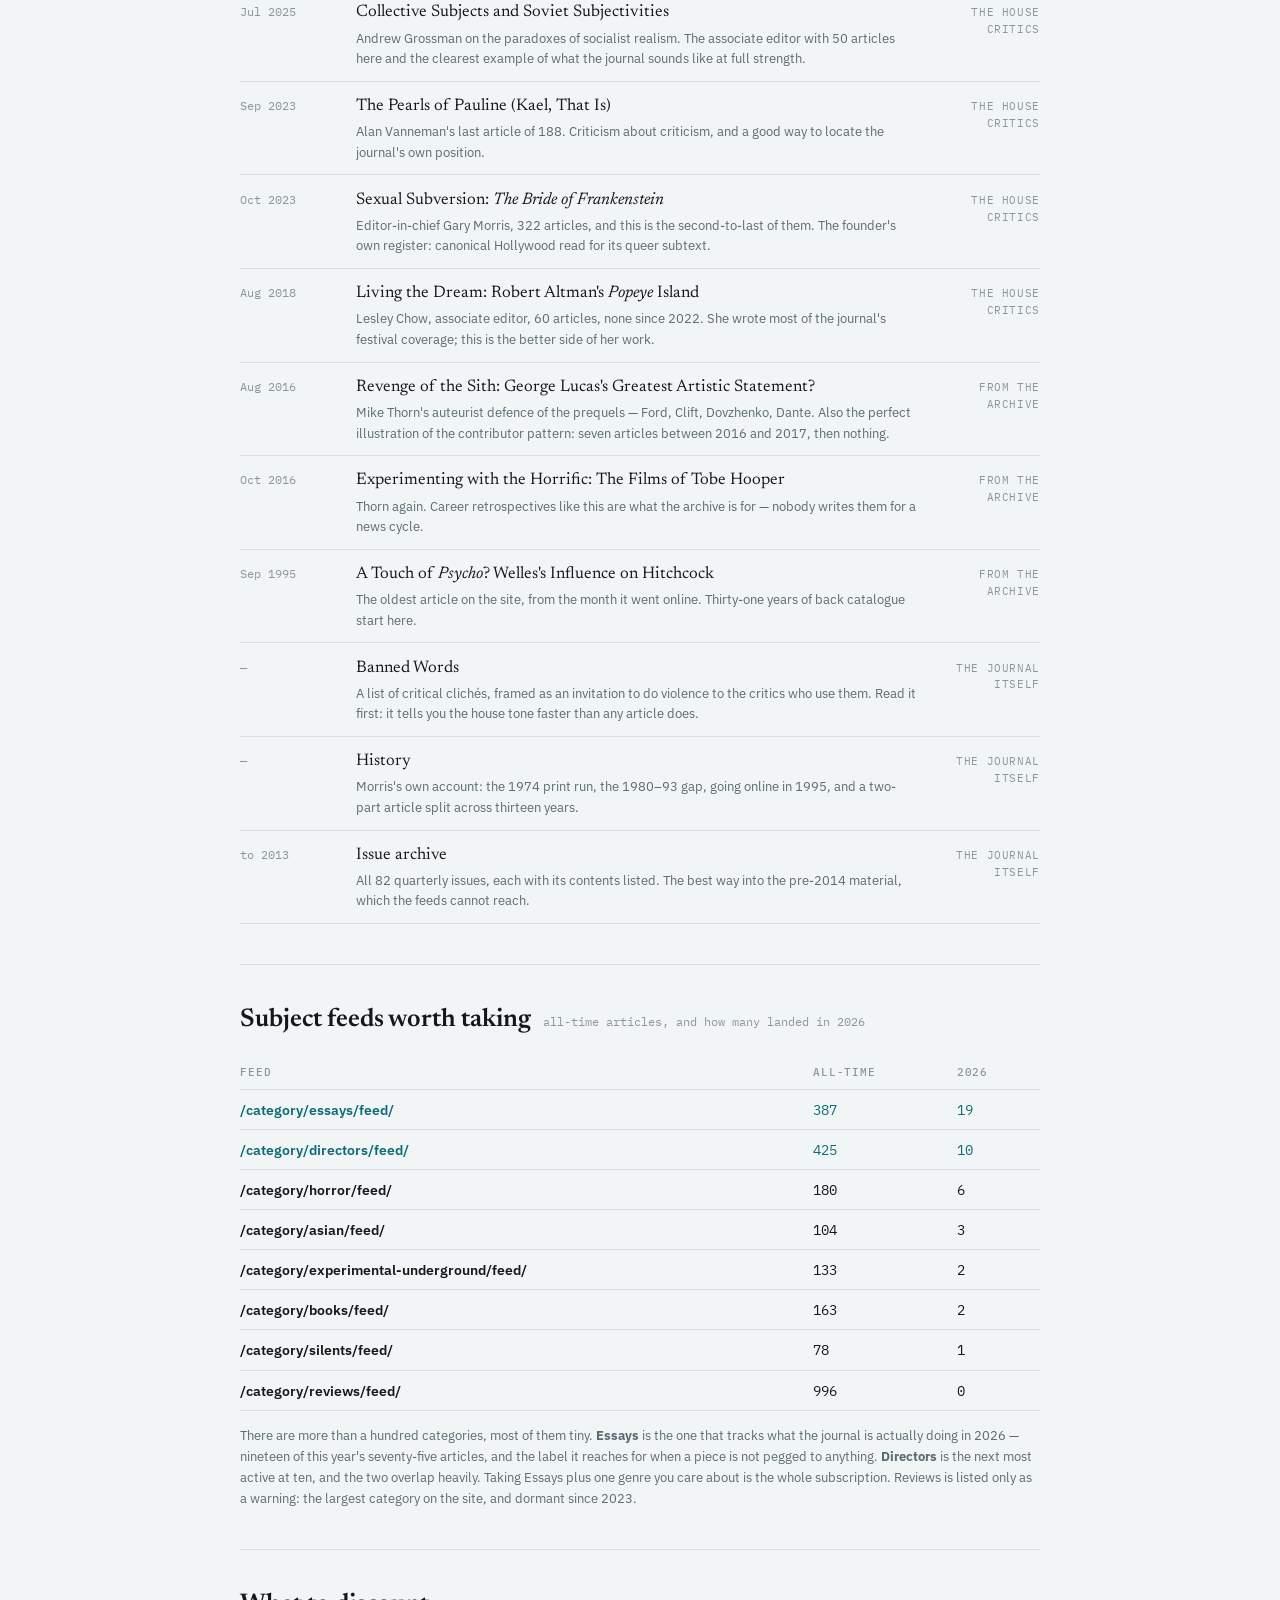
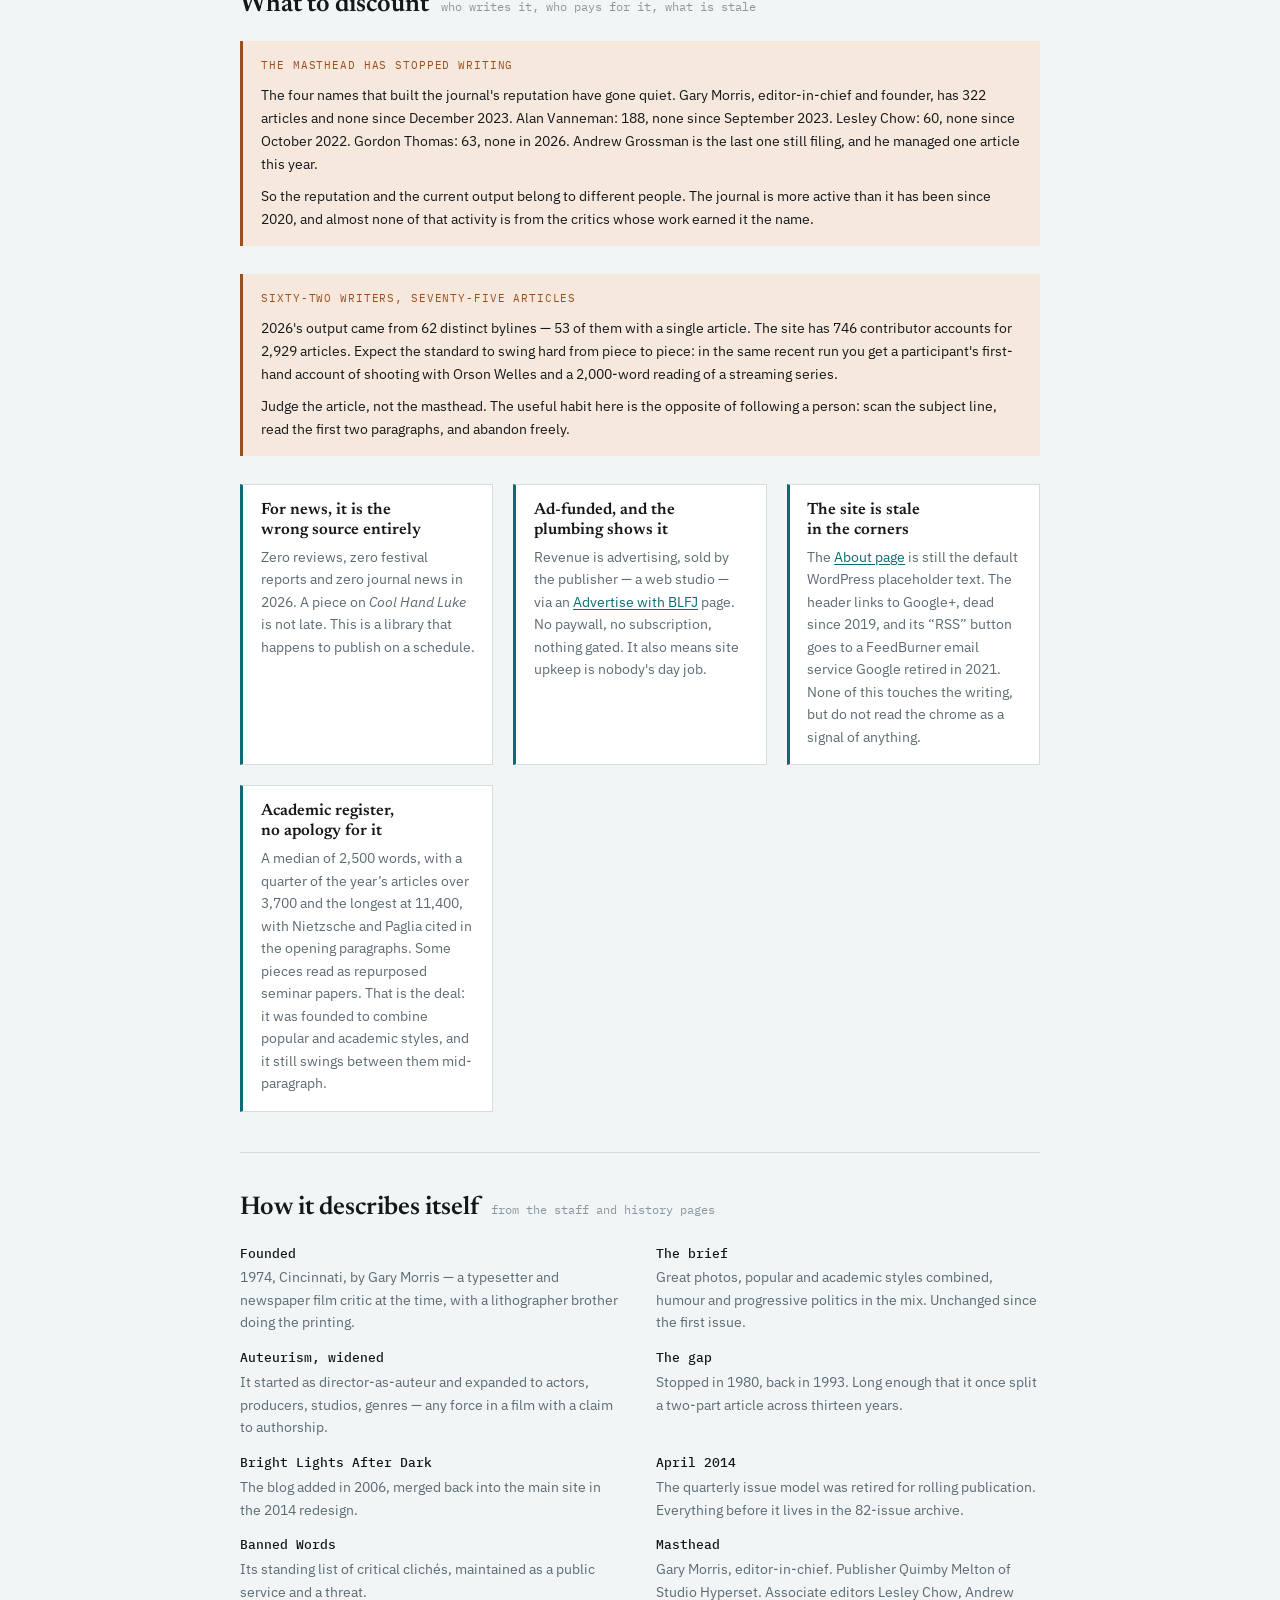
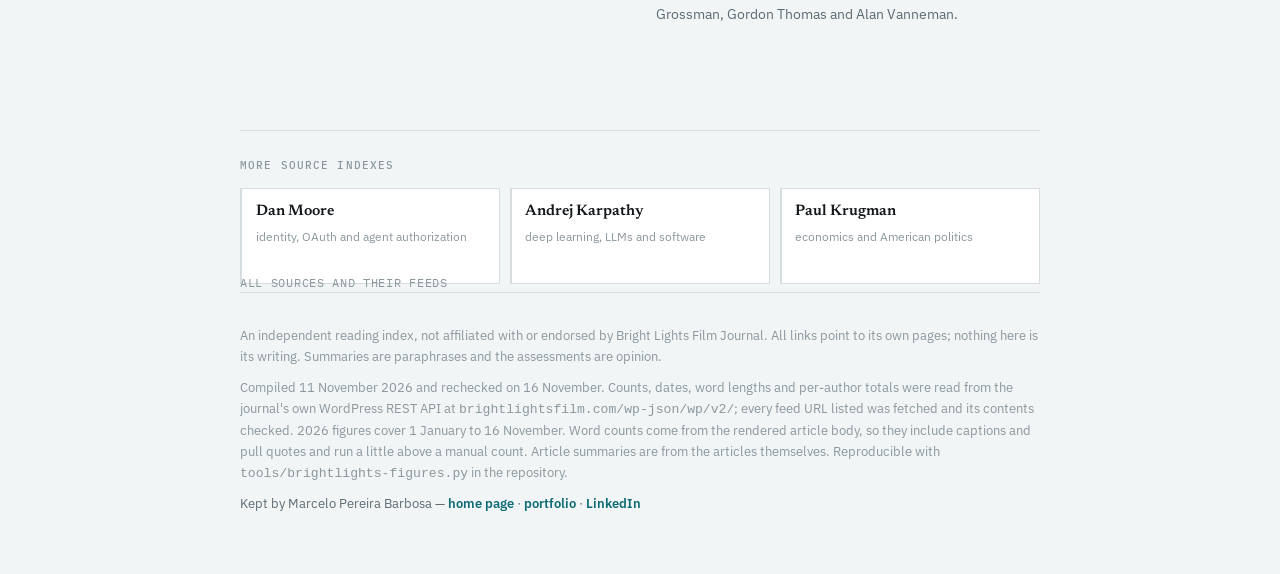
<file: docs/brightlights.html>
<!doctype html>
<html lang="en">
<head>
<meta charset="utf-8">
<meta name="viewport" content="width=device-width, initial-scale=1, viewport-fit=cover">
<link rel="preconnect" href="https://fonts.googleapis.com">
<link rel="preconnect" href="https://fonts.gstatic.com" crossorigin>
<title>Bright Lights Film Journal source index · Updating</title>
<meta name="description" content="An independent reading index of Bright Lights Film Journal: what it publishes now, how often, which of its feeds are worth subscribing to, and what to discount.">
<meta name="author" content="Marcelo Pereira Barbosa">
<meta property="article:modified_time" content="2026-11-16">
<meta property="article:author" content="Marcelo Pereira Barbosa">
<meta name="robots" content="index,follow">
<link rel="canonical" href="https://mpbarbosa.github.io/updating/brightlights.html">
<meta property="og:type" content="article">
<meta property="og:title" content="Bright Lights Film Journal source index">
<meta property="og:description" content="An independent reading index of Bright Lights Film Journal: current subjects, publishing cadence, per-subject feed URLs and what to discount.">
<meta property="og:url" content="https://mpbarbosa.github.io/updating/brightlights.html">
<meta property="og:site_name" content="Updating">
<meta property="og:locale" content="en_US">
<meta property="og:image" content="https://mpbarbosa.github.io/updating/og/brightlights.png">
<meta property="og:image:width" content="1200">
<meta property="og:image:height" content="630">
<meta property="og:image:alt" content="Bright Lights Film Journal — source index on Updating">
<meta name="twitter:card" content="summary_large_image">
<meta name="twitter:image" content="https://mpbarbosa.github.io/updating/og/brightlights.png">
<meta name="twitter:image:alt" content="Bright Lights Film Journal — source index on Updating">
<!-- Installable: manifest, icons and the iOS standalone metas -->
<link rel="manifest" href="manifest.webmanifest">
<meta name="theme-color" content="#0f6cbd" media="(prefers-color-scheme: light)">
<meta name="theme-color" content="#1e1e1e" media="(prefers-color-scheme: dark)">
<link rel="icon" href="favicon.svg" type="image/svg+xml">
<link rel="apple-touch-icon" href="icon-192.png">
<meta name="mobile-web-app-capable" content="yes">
<meta name="apple-mobile-web-app-capable" content="yes">
<meta name="apple-mobile-web-app-status-bar-style" content="default">
<meta name="apple-mobile-web-app-title" content="Updating">
<link rel="stylesheet" href="https://fonts.googleapis.com/css2?family=Newsreader:ital,opsz,wght@0,6..72,400;0,6..72,600;1,6..72,400&family=IBM+Plex+Mono:wght@400;500&family=IBM+Plex+Sans:wght@400;500;600&display=swap">
<link rel="stylesheet" href="style.css">
<script type="application/ld+json">
{
  "@context": "https://schema.org",
  "@graph": [
    {
      "@type": "Person",
      "@id": "https://mpbarbosa.github.io/updating/#author",
      "name": "Marcelo Pereira Barbosa",
      "url": "https://www.mpbarbosa.com",
      "sameAs": [
        "https://github.com/mpbarbosa",
        "https://www.linkedin.com/in/mpbarbosa"
      ]
    },
    {
      "@type": "WebSite",
      "@id": "https://mpbarbosa.github.io/updating/#website",
      "url": "https://mpbarbosa.github.io/updating/",
      "name": "Updating",
      "alternateName": "Updating — source indexes",
      "description": "Independent reading indexes of the people and publications worth following: what each one publishes, how often, and which feeds are worth subscribing to.",
      "inLanguage": "en",
      "publisher": {
        "@id": "https://mpbarbosa.github.io/updating/#author"
      },
      "license": "https://github.com/mpbarbosa/updating/blob/main/LICENSE"
    },
    {
      "@type": "Article",
      "@id": "https://mpbarbosa.github.io/updating/brightlights.html#article",
      "headline": "Bright Lights Film Journal source index",
      "alternativeHeadline": "Bright Lights Film Journal source index · Updating",
      "description": "An independent reading index of Bright Lights Film Journal: what it publishes now, how often, which of its feeds are worth subscribing to, and what to discount.",
      "url": "https://mpbarbosa.github.io/updating/brightlights.html",
      "mainEntityOfPage": {
        "@type": "WebPage",
        "@id": "https://mpbarbosa.github.io/updating/brightlights.html#webpage"
      },
      "isPartOf": {
        "@id": "https://mpbarbosa.github.io/updating/#website"
      },
      "author": {
        "@id": "https://mpbarbosa.github.io/updating/#author"
      },
      "publisher": {
        "@id": "https://mpbarbosa.github.io/updating/#author"
      },
      "inLanguage": "en",
      "genre": "Media criticism",
      "datePublished": "2026-11-11",
      "dateModified": "2026-11-16",
      "keywords": "Bright Lights Film Journal, film criticism, film essays, RSS feed",
      "about": {
        "@type": "Periodical",
        "name": "Bright Lights Film Journal",
        "url": "https://brightlightsfilm.com/",
        "foundingDate": "1974",
        "description": "A film journal publishing criticism and essays since 1974, online since 1995.",
        "sameAs": [
          "https://brightlightsfilm.com/"
        ]
      },
      "image": {
        "@type": "ImageObject",
        "url": "https://mpbarbosa.github.io/updating/og/brightlights.png",
        "width": 1200,
        "height": 630
      },
      "isAccessibleForFree": true
    },
    {
      "@type": "WebPage",
      "@id": "https://mpbarbosa.github.io/updating/brightlights.html#webpage",
      "url": "https://mpbarbosa.github.io/updating/brightlights.html",
      "name": "Bright Lights Film Journal source index · Updating",
      "isPartOf": {
        "@id": "https://mpbarbosa.github.io/updating/#website"
      },
      "inLanguage": "en",
      "dateModified": "2026-11-16",
      "primaryImageOfPage": {
        "@type": "ImageObject",
        "url": "https://mpbarbosa.github.io/updating/og/brightlights.png"
      }
    },
    {
      "@type": "BreadcrumbList",
      "itemListElement": [
        {
          "@type": "ListItem",
          "position": 1,
          "name": "Updating",
          "item": "https://mpbarbosa.github.io/updating/"
        },
        {
          "@type": "ListItem",
          "position": 2,
          "name": "All sources",
          "item": "https://mpbarbosa.github.io/updating/sources.html"
        },
        {
          "@type": "ListItem",
          "position": 3,
          "name": "Bright Lights Film Journal",
          "item": "https://mpbarbosa.github.io/updating/brightlights.html"
        }
      ]
    }
  ]
}
</script>
</head>
<body>
<div class="wrap">
  <nav class="backnav" aria-label="Breadcrumb">
    <ol>
      <li><a href="./">Updating</a></li>
      <li><a href="sources.html">All sources</a></li>
      <li><span aria-current="page">Bright Lights Film Journal</span></li>
    </ol>
  </nav>
  <header class="masthead">
    <p class="eyebrow">Unofficial source index &middot; compiled 11 Nov, rechecked 16 Nov 2026</p>
    <h1>Bright Lights Film Journal</h1>
    <p class="lede">A fifty-two-year-old film journal, still publishing every four days. What it actually covers now, which feed to take, and why the byline matters more here than anywhere else on this site.</p>
    <p class="tagline">&ldquo;Wide-ranging, literate, fun, progressive articles on any subject related to film&rdquo; &mdash; <a href="https://brightlightsfilm.com/about/history/">its own history page</a></p>
  </header>

  <section>
    <div class="sec-head">
      <h2>The verdict</h2>
      <p class="note">one reader's opinion</p>
    </div>
    <div class="verdict">
      <p class="k">Worth following &mdash; by subject, never by the firehose</p>
      <p>2,929 articles online, the oldest from September 1995, and a new one every four days. Gary Morris founded it as a print quarterly in Cincinnati in 1974; it stopped in 1980, came back in 1993, moved online in 1995 and abandoned the quarterly issue model in April 2014 for rolling publication. Almost nothing on this site has that kind of depth behind it.</p>
      <p>It is not a news source, and not by accident. In all of 2026 it has published zero film reviews, zero festival reports and zero journal news. What it publishes is essays &mdash; a median of about 3,700 words, routinely 9,000 &mdash; on films that are thirty, fifty, seventy years old. This month: <em>Cool Hand Luke</em>, <em>Hud</em>, <em>Eyes Wide Shut</em>, Giger's <em>Alien</em>. Subscribe to understand films, not to find out what came out.</p>
      <p>The catch is the opposite of Dan Moore's. There are feeds for everything here &mdash; per category, per author, all verified below &mdash; but 2026's 75 articles came from 62 different writers, most of them publishing once and never again. There is no house voice left to follow: the masthead's own critics stopped writing years ago. Pick a subject feed and read the piece, not the publication.</p>
    </div>
  </section>

  <section>
    <div class="sec-head">
      <h2>Where to follow it</h2>
      <p class="note">every feed fetched and read 16 Nov 2026</p>
    </div>
    <div class="tablewrap">
      <table>
        <thead>
          <tr><th scope="col">Channel</th><th scope="col">State</th><th scope="col">Feed / URL</th></tr>
        </thead>
        <tbody>
          <tr>
            <td class="ch"><a href="https://brightlightsfilm.com/">brightlightsfilm.com</a></td>
            <td><span class="pill live">primary</span></td>
            <td class="feed">brightlightsfilm.com/feed/ &mdash; RSS, 10 items</td>
          </tr>
          <tr>
            <td class="ch"><a href="https://brightlightsfilm.com/category/essays/">Category feeds</a></td>
            <td><span class="pill live">the one to use</span></td>
            <td class="feed">brightlightsfilm.com/category/&lt;slug&gt;/feed/ &mdash; 10 items each</td>
          </tr>
          <tr>
            <td class="ch"><a href="https://brightlightsfilm.com/author/mike-thorn/">Author feeds</a></td>
            <td><span class="pill live">works, rarely useful</span></td>
            <td class="feed">brightlightsfilm.com/author/&lt;slug&gt;/feed/ &mdash; most authors have one post</td>
          </tr>
          <tr>
            <td class="ch"><a href="https://brightlightsfilm.com/feed/atom/">Atom</a></td>
            <td><span class="pill live">same content</span></td>
            <td class="feed">brightlightsfilm.com/feed/atom/</td>
          </tr>
          <tr>
            <td class="ch">WordPress REST API</td>
            <td><span class="pill live">open</span></td>
            <td class="feed">brightlightsfilm.com/wp-json/wp/v2/posts &mdash; no key, no limit; every count on this page came from it</td>
          </tr>
          <tr>
            <td class="ch"><a href="https://brightlightsfilm.com/subscribe/">Email</a></td>
            <td><span class="pill slow">unverified</span></td>
            <td class="feed">brightlightsfilm.com/subscribe/ &mdash; a form; not tested here</td>
          </tr>
          <tr>
            <td class="ch"><a href="https://twitter.com/blfj">Twitter / X, Facebook, Instagram</a></td>
            <td><span class="pill slow">linked, not checked</span></td>
            <td class="feed">@blfj and two more, from the site header &mdash; no feeds, and nothing here depends on them</td>
          </tr>
          <tr>
            <td class="ch">The site header's &ldquo;RSS&rdquo; button</td>
            <td><span class="pill off">dead</span></td>
            <td class="feed">points at a FeedBurner email signup; Google retired that service in 2021. Use /feed/ instead</td>
          </tr>
          <tr>
            <td class="ch"><a href="https://brightlightsfilm.com/issue-archive/">Issue archive</a></td>
            <td><span class="pill off">archive</span></td>
            <td class="feed">82 quarterly issues to November 2013, merged into the main site</td>
          </tr>
        </tbody>
      </table>
    </div>

    <div class="caveat" style="margin-top:1.75rem">
      <p class="k">Take a category feed, not the main one</p>
      <p>Every feed here carries ten items. At five to ten articles a month that is one to two months of the main feed &mdash; fine for a daily reader, lossy if you check in monthly. A category feed covers the same ten-item window but at a fraction of the volume, so it loses nothing and arrives pre-filtered.</p>
      <p>Both URL shapes work: the flat <code>/category/horror/feed/</code> and the hierarchical <code>/category/genres/horror/feed/</code> return the same thing. Use the flat one.</p>
    </div>
  </section>

  <section>
    <div class="sec-head">
      <h2>Publishing cadence</h2>
      <p class="note">2,929 posts, September 1995 &ndash; November 2026</p>
    </div>
    <div class="stats">
      <div class="stat"><div class="n">2,929</div><div class="k">posts online</div></div>
      <div class="stat"><div class="n">75</div><div class="k">posts in 2026 so far</div></div>
      <div class="stat"><div class="n">2,500</div><div class="k">median words</div></div>
      <div class="stat"><div class="n">3 d</div><div class="k">since last post</div></div>
    </div>
    <div class="chart" role="img" aria-label="Posts per year: 87 in 2018, 77 in 2019, 89 in 2020, 69 in 2021, 73 in 2022, 54 in 2023, 56 in 2024, 62 in 2025, and 75 so far in 2026.">
      <div class="bars free" style="--cols:9">
        <div style="height:98%"></div><div style="height:87%"></div><div style="height:100%"></div><div style="height:78%"></div><div style="height:82%"></div><div style="height:61%"></div><div style="height:63%"></div><div style="height:70%"></div><div style="height:84%"></div>
      </div>
    </div>
    <div class="xaxis free" style="--cols:9"><span>2018</span><span>2019</span><span>2020</span><span>2021</span><span>2022</span><span>2023</span><span>2024</span><span>2025</span><span>2026</span></div>
    <p class="chart-cap">The only genuinely accelerating source on this site. 2023 was the floor at 54 posts; 2026 is at 75 with six weeks still to run, and the second half has been the fastest stretch in years &mdash; nine in August, ten in September, ten in October, against a flat five a month through all of 2025. The gap between posts is three days and shrinking. Nothing else indexed here publishes weekly, let alone twice a week.</p>
  </section>

  <section>
    <div class="sec-head">
      <h2>What changed</h2>
      <p class="note">articles in each category, all-time and in 2026</p>
    </div>
    <div class="tablewrap">
      <table class="mix">
        <thead>
          <tr><th scope="col">Kind</th><th scope="col">All-time</th><th scope="col">2026</th></tr>
        </thead>
        <tbody>
          <tr class="hi"><td class="kind">Essays</td><td class="num">387</td><td class="num">19</td></tr>
          <tr><td class="kind">Reviews</td><td class="num">996</td><td class="num">0</td></tr>
          <tr><td class="kind">Festivals &amp; awards</td><td class="num">156</td><td class="num">0</td></tr>
          <tr><td class="kind">Interviews</td><td class="num">125</td><td class="num">1</td></tr>
          <tr><td class="kind">Books</td><td class="num">163</td><td class="num">2</td></tr>
          <tr><td class="kind">DVD &amp; Blu-ray</td><td class="num">99</td><td class="num">1</td></tr>
          <tr><td class="kind">Documentaries</td><td class="num">185</td><td class="num">2</td></tr>
          <tr><td class="kind">Journal news</td><td class="num">5</td><td class="num">0</td></tr>
        </tbody>
      </table>
    </div>
    <p class="chart-cap">Reviews is the largest category the journal has &mdash; 996 articles &mdash; and it has not been touched in 2026; its newest item is from June 2025, and before that November 2023. Festival coverage stopped too. The journal has quietly become an essay-only publication, which is why it reads as a library rather than a feed: the thing being written about is almost never the thing that just came out.</p>
  </section>

  <section>
    <div class="sec-head">
      <h2>What it is publishing now</h2>
      <p class="note">most recent articles, newest first</p>
    </div>
    <div class="posts">
      <article class="post">
        <p class="when">13 Nov 2026</p>
        <div class="body">
          <h3><a href="https://brightlightsfilm.com/chasing-butterflies-on-rena-effendis-documentary-searching-for-satyrus-2025/">Chasing Butterflies: On Rena Effendi's <em>Searching for Satyrus</em></a></h3>
          <p>Max Cavitch on a photographer's first film: Effendi's search for her father, the Soviet lepidopterist Rustam Effendi, and for the rare butterfly that carries his name on the Armenia&ndash;Nakhchivan border. The hunt for the insect and the hunt for the man are one hunt &mdash; the Greek for soul and the Greek for butterfly being the same word.</p>
          <div class="terms"><span>Documentaries</span><span>Nature</span><span>1,400 words</span></div>
        </div>
      </article>
      <article class="post">
        <p class="when">10 Nov 2026</p>
        <div class="body">
          <h3><a href="https://brightlightsfilm.com/the-world-shakers-manifesto-cool-hand-luke/">The World-Shaker's Manifesto: <em>Cool Hand Luke</em></a></h3>
          <p>Ifeoluwa Togun on the film's refusal to let its hero explain himself. The argument is that world-shakers cannot articulate why they keep going in the face of retribution, and that the film's power comes from honouring that rather than resolving it.</p>
          <div class="terms"><span>Drama</span><span>3,500 words</span></div>
        </div>
      </article>
      <article class="post">
        <p class="when">7 Nov 2026</p>
        <div class="body">
          <h3><a href="https://brightlightsfilm.com/he-did-it-his-way-alex-cox-on-dead-souls/">He Did It His Way: Alex Cox on <em>Dead Souls</em></a></h3>
          <p>An interview with the <em>Repo Man</em> and <em>Sid and Nancy</em> director about his new film, independent production and his hope that audiences keep detesting AI. The rare 2026 piece here that is about something current.</p>
          <div class="terms"><span>Interviews</span><span>Directors</span><span>Politics</span></div>
        </div>
      </article>
      <article class="post">
        <p class="when">4 Nov 2026</p>
        <div class="body">
          <h3><a href="https://brightlightsfilm.com/the-men-we-admire-hud-1963-on-criterion/">The Men We Admire: <em>Hud</em> (1963) on Criterion</a></h3>
          <p>Sean Patrick Donlan argues against reading <em>Hud</em> as either an elegy for the West or a revisionist takedown of it. His case is that the film is communitarian and agrarian &mdash; closer to Wendell Berry than to Zane Grey.</p>
          <div class="terms"><span>Westerns</span><span>Criterion release</span></div>
        </div>
      </article>
      <article class="post">
        <p class="when">1 Nov 2026</p>
        <div class="body">
          <h3><a href="https://brightlightsfilm.com/inside-h-r-gigers-alien-the-biomechanical-horror-that-changed-film-art-and-design/">Inside H. R. Giger's <em>Alien</em></a></h3>
          <p>Lexx Che on the biomechanical design work and its afterlife in film, art and design. Built around Ridley Scott's account of first seeing Giger's paintings and knowing immediately.</p>
          <div class="terms"><span>Designers</span><span>Horror</span><span>SF &amp; Fantasy</span></div>
        </div>
      </article>
      <article class="post">
        <p class="when">29 Oct 2026</p>
        <div class="body">
          <h3><a href="https://brightlightsfilm.com/do-not-open-this-file-cursed-images-found-footage-and-the-horror-of-believing-the-image/">Do Not Open This File: Cursed Images, Found Footage, and the Horror of Believing the Image</a></h3>
          <p>Kseniia Klever on what happens when an image is treated as a trace rather than a picture: absence stops being absence and becomes evidence of something outside the frame. Internet horror read through found-footage grammar.</p>
          <div class="terms"><span>New Media</span><span>Horror</span><span>4,400 words</span></div>
        </div>
      </article>
      <article class="post">
        <p class="when">26 Oct 2026</p>
        <div class="body">
          <h3><a href="https://brightlightsfilm.com/watching-andor-as-an-israeli-or-am-i-syril-karn/">Watching <em>Andor</em> as an Israeli, or Am I Syril Karn?</a></h3>
          <p>Amir Akiva Segal reads the series' account of massacre and justification against his own position as a viewer. The uncomfortable reading: resistance gets used as the pretext for slaughter, and refusing to resist would not have changed the outcome either.</p>
          <div class="terms"><span>Activist &amp; Political</span><span>TV</span></div>
        </div>
      </article>
      <article class="post">
        <p class="when">23 Oct 2026</p>
        <div class="body">
          <h3><a href="https://brightlightsfilm.com/the-devil-we-know-juan-lopez-moctezumas-alucarda-and-the-limits-of-anticlerical-horror/">The Devil We Know: Juan L&oacute;pez Moctezuma's <em>Alucarda</em></a></h3>
          <p>Associate editor Andrew Grossman's only article of 2026, and at 9,000 words the longest in the recent run: nunsploitation as a subgenre, and where anticlerical horror stops being anticlerical. Opens on Nietzsche. This is the house register, and it is now rare.</p>
          <div class="terms"><span>Essays</span><span>Exploitation &amp; Erotica</span><span>9,000 words</span></div>
        </div>
      </article>
    </div>
    <p class="chart-cap">Eight articles, eight writers, and only two of them about a film from this decade. The recurring 2026 threads are AI as a lens on older films, political reading of genre work, and horror &mdash; six horror pieces this year.</p>
  </section>

  <section>
    <div class="sec-head">
      <h2>Worth reading first</h2>
      <p class="note">verified links; filter by kind</p>
    </div>
    <div class="filters" role="group" aria-label="Filter articles by kind">
      <button type="button" data-f="all" aria-pressed="true">All</button>
      <button type="button" data-f="now" aria-pressed="false">The current run</button>
      <button type="button" data-f="house" aria-pressed="false">The house critics</button>
      <button type="button" data-f="arch" aria-pressed="false">From the archive</button>
      <button type="button" data-f="meta" aria-pressed="false">The journal itself</button>
    </div>
    <ul class="canon" id="canon">
      <li data-c="now"><span class="yr">Oct 2026</span><span class="ttl"><a href="https://brightlightsfilm.com/a-revolutionary-narrative-style-orson-welless-the-other-side-of-the-wind/">A &ldquo;Revolutionary&rdquo; Narrative Style: Orson Welles's <em>The Other Side of the Wind</em></a><small>Joseph McBride, who held the clapper board on the first day of shooting, on the film he was in. 9,000 words, and the strongest thing in the recent run.</small></span><span class="cat">The current run</span></li>
      <li data-c="now"><span class="yr">Oct 2026</span><span class="ttl"><a href="https://brightlightsfilm.com/the-great-galactic-chess-hustle-kubrick-bricolage-and-collective-memory/">The Great Galactic Chess Hustle: Kubrick, Bricolage, and Collective Memory</a><small>Paul Colby on film as the most improvisational of the visual arts. A good sample of the journal's current essay mode.</small></span><span class="cat">The current run</span></li>
      <li data-c="now"><span class="yr">Oct 2026</span><span class="ttl"><a href="https://brightlightsfilm.com/personal-and-profound-on-kubricks-late-masterpiece-eyes-wide-shut/">Personal and Profound: On Kubrick's Late Masterpiece <em>Eyes Wide Shut</em></a><small>Jonathan Kirshner takes Kubrick's own estimate of the film at face value and argues it holds up.</small></span><span class="cat">The current run</span></li>
      <li data-c="now"><span class="yr">Oct 2026</span><span class="ttl"><a href="https://brightlightsfilm.com/fists-of-tranquility-review-of-martial-arts-ecology-by-wayne-wong/">Fists of Tranquility: Review of <em>Martial Arts Ecology</em></a><small>Kyle Barrowman. Book reviews are down to two this year, but they are where the journal is most useful as a filter on film scholarship.</small></span><span class="cat">The current run</span></li>
      <li data-c="house"><span class="yr">Jul 2025</span><span class="ttl"><a href="https://brightlightsfilm.com/collective-subjects-and-soviet-subjectivities-the-counterplan-a-severe-young-man-and-the-paradoxes-of-socialist-realism/">Collective Subjects and Soviet Subjectivities</a><small>Andrew Grossman on the paradoxes of socialist realism. The associate editor with 50 articles here and the clearest example of what the journal sounds like at full strength.</small></span><span class="cat">The house critics</span></li>
      <li data-c="house"><span class="yr">Sep 2023</span><span class="ttl"><a href="https://brightlightsfilm.com/the-pearls-of-pauline-kael-that-is-kael/">The Pearls of Pauline (Kael, That Is)</a><small>Alan Vanneman's last article of 188. Criticism about criticism, and a good way to locate the journal's own position.</small></span><span class="cat">The house critics</span></li>
      <li data-c="house"><span class="yr">Oct 2023</span><span class="ttl"><a href="https://brightlightsfilm.com/sexual-subversion-bride-frankenstein/">Sexual Subversion: <em>The Bride of Frankenstein</em></a><small>Editor-in-chief Gary Morris, 322 articles, and this is the second-to-last of them. The founder's own register: canonical Hollywood read for its queer subtext.</small></span><span class="cat">The house critics</span></li>
      <li data-c="house"><span class="yr">Aug 2018</span><span class="ttl"><a href="https://brightlightsfilm.com/living-the-dream-robert-altmans-popeye-island/">Living the Dream: Robert Altman's <em>Popeye</em> Island</a><small>Lesley Chow, associate editor, 60 articles, none since 2022. She wrote most of the journal's festival coverage; this is the better side of her work.</small></span><span class="cat">The house critics</span></li>
      <li data-c="arch"><span class="yr">Aug 2016</span><span class="ttl"><a href="https://brightlightsfilm.com/star-wars-episode-iii-revenge-sith-george-lucass-greatest-artistic-statement/">Revenge of the Sith: George Lucas's Greatest Artistic Statement?</a><small>Mike Thorn's auteurist defence of the prequels &mdash; Ford, Clift, Dovzhenko, Dante. Also the perfect illustration of the contributor pattern: seven articles between 2016 and 2017, then nothing.</small></span><span class="cat">From the archive</span></li>
      <li data-c="arch"><span class="yr">Oct 2016</span><span class="ttl"><a href="https://brightlightsfilm.com/experimenting-horrific-reappraisal-retrospective-films-tobe-hooper/">Experimenting with the Horrific: The Films of Tobe Hooper</a><small>Thorn again. Career retrospectives like this are what the archive is for &mdash; nobody writes them for a news cycle.</small></span><span class="cat">From the archive</span></li>
      <li data-c="arch"><span class="yr">Sep 1995</span><span class="ttl"><a href="https://brightlightsfilm.com/a-touch-of-psycho-welless-influence-on-hitchcock/">A Touch of <em>Psycho</em>? Welles's Influence on Hitchcock</a><small>The oldest article on the site, from the month it went online. Thirty-one years of back catalogue start here.</small></span><span class="cat">From the archive</span></li>
      <li data-c="meta"><span class="yr">&mdash;</span><span class="ttl"><a href="https://brightlightsfilm.com/about/banned-words/">Banned Words</a><small>A list of critical clich&eacute;s, framed as an invitation to do violence to the critics who use them. Read it first: it tells you the house tone faster than any article does.</small></span><span class="cat">The journal itself</span></li>
      <li data-c="meta"><span class="yr">&mdash;</span><span class="ttl"><a href="https://brightlightsfilm.com/about/history/">History</a><small>Morris's own account: the 1974 print run, the 1980&ndash;93 gap, going online in 1995, and a two-part article split across thirteen years.</small></span><span class="cat">The journal itself</span></li>
      <li data-c="meta"><span class="yr">to 2013</span><span class="ttl"><a href="https://brightlightsfilm.com/issue-archive/">Issue archive</a><small>All 82 quarterly issues, each with its contents listed. The best way into the pre-2014 material, which the feeds cannot reach.</small></span><span class="cat">The journal itself</span></li>
    </ul>
  </section>

  <section>
    <div class="sec-head">
      <h2>Subject feeds worth taking</h2>
      <p class="note">all-time articles, and how many landed in 2026</p>
    </div>
    <div class="tablewrap">
      <table class="mix">
        <thead>
          <tr><th scope="col">Feed</th><th scope="col">All-time</th><th scope="col">2026</th></tr>
        </thead>
        <tbody>
          <tr class="hi"><td class="kind">/category/essays/feed/</td><td class="num">387</td><td class="num">19</td></tr>
          <tr class="hi"><td class="kind">/category/directors/feed/</td><td class="num">425</td><td class="num">10</td></tr>
          <tr><td class="kind">/category/horror/feed/</td><td class="num">180</td><td class="num">6</td></tr>
          <tr><td class="kind">/category/asian/feed/</td><td class="num">104</td><td class="num">3</td></tr>
          <tr><td class="kind">/category/experimental-underground/feed/</td><td class="num">133</td><td class="num">2</td></tr>
          <tr><td class="kind">/category/books/feed/</td><td class="num">163</td><td class="num">2</td></tr>
          <tr><td class="kind">/category/silents/feed/</td><td class="num">78</td><td class="num">1</td></tr>
          <tr><td class="kind">/category/reviews/feed/</td><td class="num">996</td><td class="num">0</td></tr>
        </tbody>
      </table>
    </div>
    <p class="chart-cap">There are more than a hundred categories, most of them tiny. <strong>Essays</strong> is the one that tracks what the journal is actually doing in 2026 &mdash; nineteen of this year's seventy-five articles, and the label it reaches for when a piece is not pegged to anything. <strong>Directors</strong> is the next most active at ten, and the two overlap heavily. Taking Essays plus one genre you care about is the whole subscription. Reviews is listed only as a warning: the largest category on the site, and dormant since 2023.</p>
  </section>

  <section>
    <div class="sec-head">
      <h2>What to discount</h2>
      <p class="note">who writes it, who pays for it, what is stale</p>
    </div>
    <div class="caveat">
      <p class="k">The masthead has stopped writing</p>
      <p>The four names that built the journal's reputation have gone quiet. Gary Morris, editor-in-chief and founder, has 322 articles and none since December 2023. Alan Vanneman: 188, none since September 2023. Lesley Chow: 60, none since October 2022. Gordon Thomas: 63, none in 2026. Andrew Grossman is the last one still filing, and he managed one article this year.</p>
      <p>So the reputation and the current output belong to different people. The journal is more active than it has been since 2020, and almost none of that activity is from the critics whose work earned it the name.</p>
    </div>
    <div class="caveat" style="margin-top:1.75rem">
      <p class="k">Sixty-two writers, seventy-five articles</p>
      <p>2026's output came from 62 distinct bylines &mdash; 53 of them with a single article. The site has 746 contributor accounts for 2,929 articles. Expect the standard to swing hard from piece to piece: in the same recent run you get a participant's first-hand account of shooting with Orson Welles and a 2,000-word reading of a streaming series.</p>
      <p>Judge the article, not the masthead. The useful habit here is the opposite of following a person: scan the subject line, read the first two paragraphs, and abandon freely.</p>
    </div>
    <div class="watch" style="margin-top:1.75rem">
      <div>
        <h3>For news, it is the wrong source entirely</h3>
        <p>Zero reviews, zero festival reports and zero journal news in 2026. A piece on <em>Cool Hand Luke</em> is not late. This is a library that happens to publish on a schedule.</p>
      </div>
      <div>
        <h3>Ad-funded, and the plumbing shows it</h3>
        <p>Revenue is advertising, sold by the publisher &mdash; a web studio &mdash; via an <a href="https://brightlightsfilm.com/about/advertise/">Advertise with BLFJ</a> page. No paywall, no subscription, nothing gated. It also means site upkeep is nobody's day job.</p>
      </div>
      <div>
        <h3>The site is stale in the corners</h3>
        <p>The <a href="https://brightlightsfilm.com/about/">About page</a> is still the default WordPress placeholder text. The header links to Google+, dead since 2019, and its &ldquo;RSS&rdquo; button goes to a FeedBurner email service Google retired in 2021. None of this touches the writing, but do not read the chrome as a signal of anything.</p>
      </div>
      <div>
        <h3>Academic register, no apology for it</h3>
        <p>A median of 2,500 words, with a quarter of the year&rsquo;s articles over 3,700 and the longest at 11,400, with Nietzsche and Paglia cited in the opening paragraphs. Some pieces read as repurposed seminar papers. That is the deal: it was founded to combine popular and academic styles, and it still swings between them mid-paragraph.</p>
      </div>
    </div>
  </section>

  <section>
    <div class="sec-head">
      <h2>How it describes itself</h2>
      <p class="note">from the staff and history pages</p>
    </div>
    <dl class="gloss">
      <div><dt>Founded</dt><dd>1974, Cincinnati, by Gary Morris &mdash; a typesetter and newspaper film critic at the time, with a lithographer brother doing the printing.</dd></div>
      <div><dt>The brief</dt><dd>Great photos, popular and academic styles combined, humour and progressive politics in the mix. Unchanged since the first issue.</dd></div>
      <div><dt>Auteurism, widened</dt><dd>It started as director-as-auteur and expanded to actors, producers, studios, genres &mdash; any force in a film with a claim to authorship.</dd></div>
      <div><dt>The gap</dt><dd>Stopped in 1980, back in 1993. Long enough that it once split a two-part article across thirteen years.</dd></div>
      <div><dt>Bright Lights After Dark</dt><dd>The blog added in 2006, merged back into the main site in the 2014 redesign.</dd></div>
      <div><dt>April 2014</dt><dd>The quarterly issue model was retired for rolling publication. Everything before it lives in the 82-issue archive.</dd></div>
      <div><dt>Banned Words</dt><dd>Its standing list of critical clich&eacute;s, maintained as a public service and a threat.</dd></div>
      <div><dt>Masthead</dt><dd>Gary Morris, editor-in-chief. Publisher Quimby Melton of Studio Hyperset. Associate editors Lesley Chow, Andrew Grossman, Gordon Thomas and Alan Vanneman.</dd></div>
    </dl>
  </section>

  <nav class="siblings" aria-labelledby="more-indexes">
    <h2 id="more-indexes">More source indexes</h2>
    <ul>
      <li><a href="dan-moore.html"><b>Dan Moore</b><span>identity, OAuth and agent authorization</span></a></li>
      <li><a href="karpathy.html"><b>Andrej Karpathy</b><span>deep learning, LLMs and software</span></a></li>
      <li><a href="krugman.html"><b>Paul Krugman</b><span>economics and American politics</span></a></li>
    </ul>
    <p class="all"><a href="sources.html">All sources and their feeds</a></p>
  </nav>

  <footer>
    <p>An independent reading index, not affiliated with or endorsed by Bright Lights Film Journal. All links point to its own pages; nothing here is its writing. Summaries are paraphrases and the assessments are opinion.</p>
    <p>Compiled 11 November 2026 and rechecked on 16 November. Counts, dates, word lengths and per-author totals were read from the journal's own WordPress REST API at <code>brightlightsfilm.com/wp-json/wp/v2/</code>; every feed URL listed was fetched and its contents checked. 2026 figures cover 1 January to 16 November. Word counts come from the rendered article body, so they include captions and pull quotes and run a little above a manual count. Article summaries are from the articles themselves. Reproducible with <code>tools/brightlights-figures.py</code> in the repository.</p>
    <p class="me">Kept by Marcelo Pereira Barbosa &mdash;
      <a href="https://www.mpbarbosa.com" rel="me">home page</a> &middot;
      <a href="https://github.com/mpbarbosa" rel="me">portfolio</a> &middot;
      <a href="https://www.linkedin.com/in/mpbarbosa" rel="me noopener">LinkedIn</a></p>
  </footer>
</div>

<script>
  (function () {
    var btns = Array.prototype.slice.call(document.querySelectorAll('.filters button'));
    var items = Array.prototype.slice.call(document.querySelectorAll('#canon li'));
    btns.forEach(function (b) {
      b.addEventListener('click', function () {
        var f = b.getAttribute('data-f');
        btns.forEach(function (o) { o.setAttribute('aria-pressed', String(o === b)); });
        items.forEach(function (li) {
          li.hidden = !(f === 'all' || li.getAttribute('data-c') === f);
        });
      });
    });
  })();
</script>
<script>
/* Register the service worker: it takes the whole site offline and is what
   makes the site installable. Nothing here is required for the page to work —
   every failure path is silent and leaves an ordinary web page behind. */
(function () {
  "use strict";
  if (!("serviceWorker" in navigator)) return;
  window.addEventListener("load", function () {
    navigator.serviceWorker.register("service-worker.js").then(function (reg) {
      reg.addEventListener("updatefound", function () {
        var next = reg.installing;
        if (!next) return;
        next.addEventListener("statechange", function () {
          /* A new version is ready. Activate it, but do not reload the page:
             pages are served network-first, so what is on screen is already
             current, and nobody wants a page to jump while they are reading. */
          if (next.state === "installed" && navigator.serviceWorker.controller) {
            next.postMessage({ type: "SKIP_WAITING" });
          }
        });
      });
    }).catch(function () { /* offline, unsupported, or blocked — no matter */ });
  });
})();
</script>
</body>
</html>
</file>
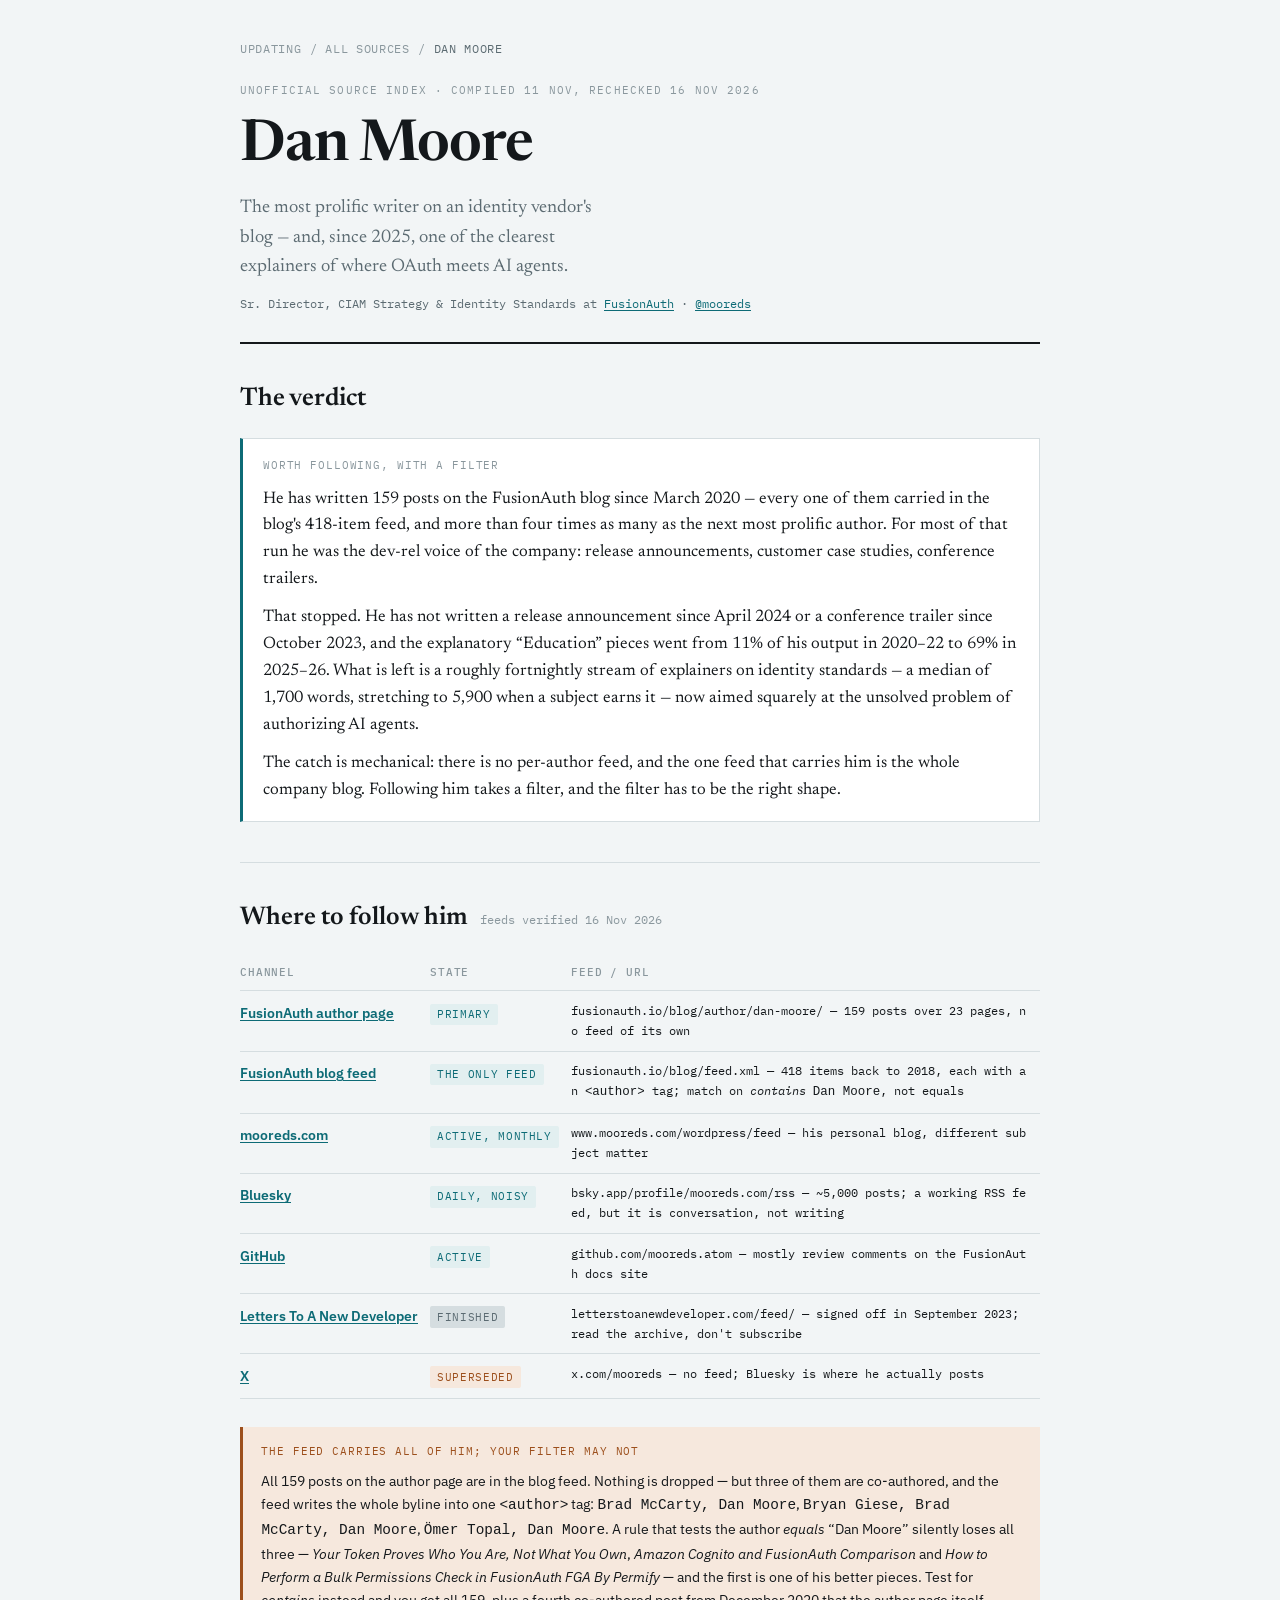
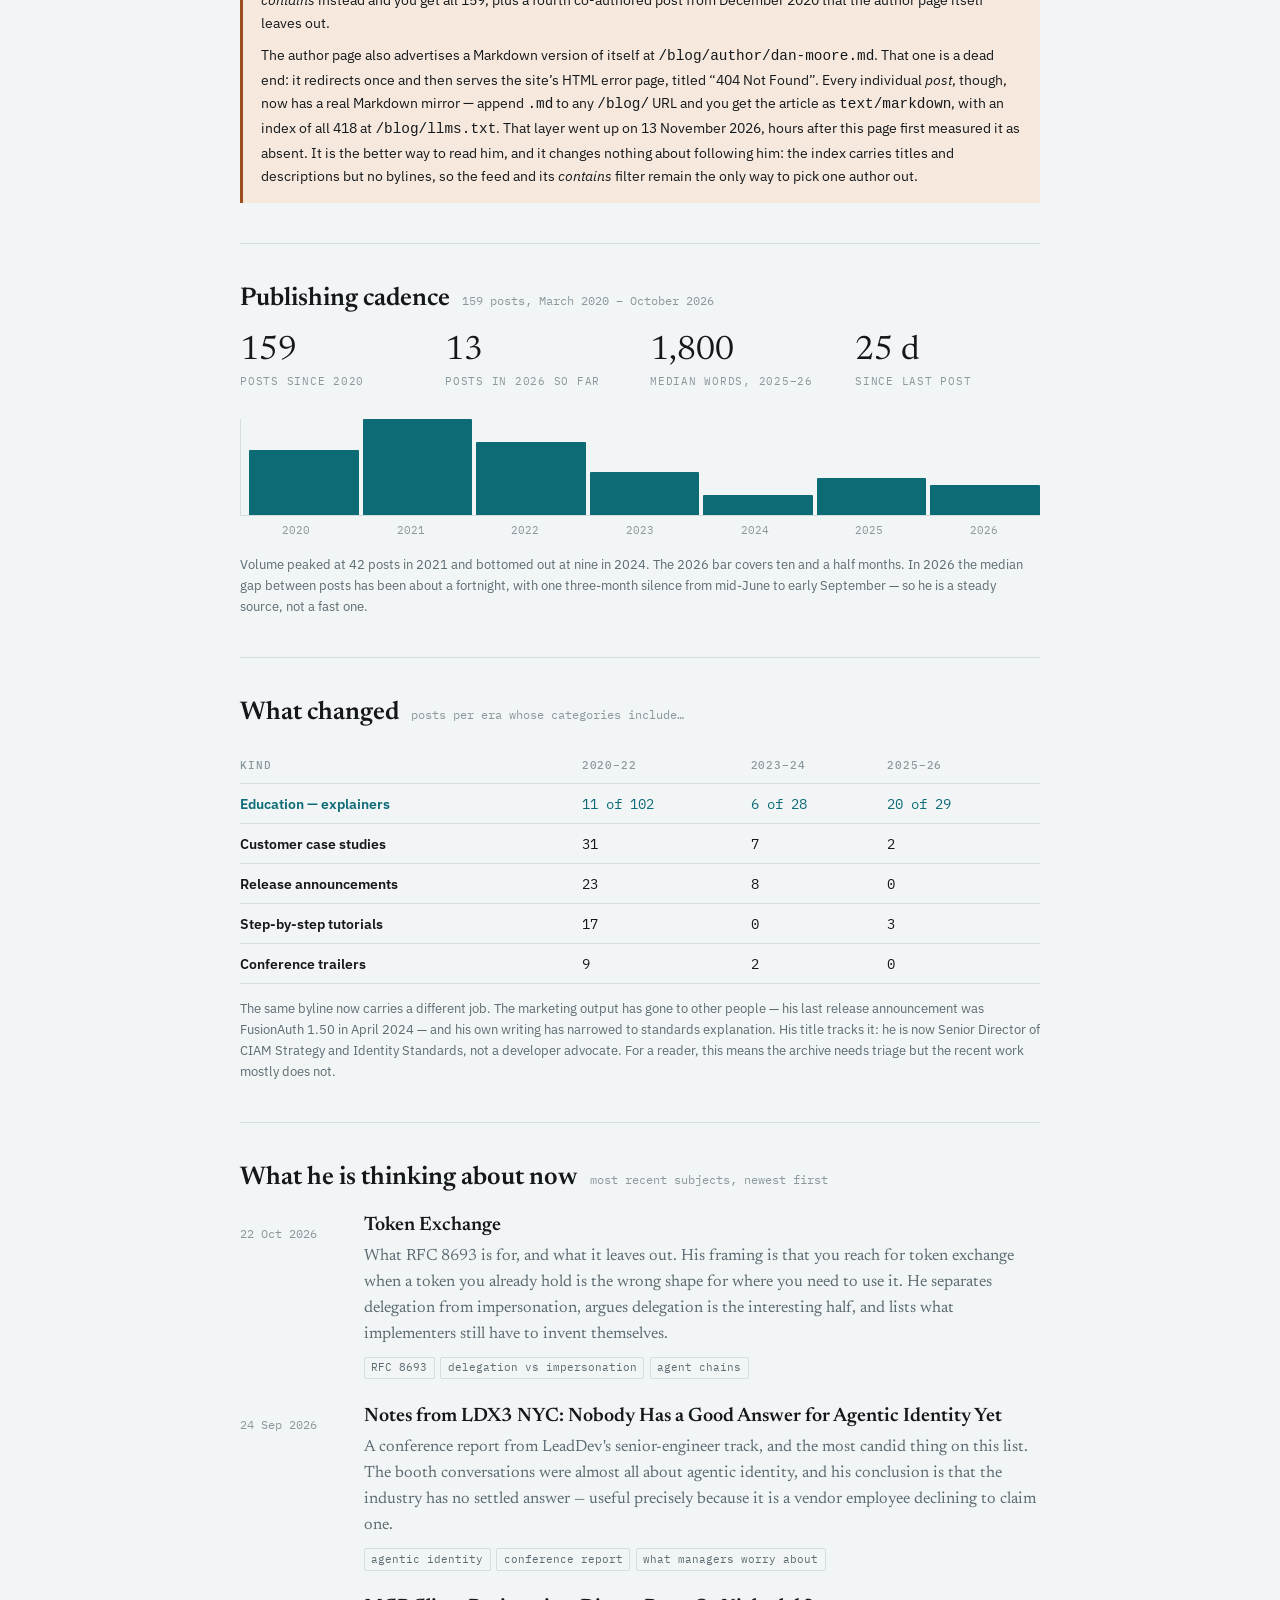
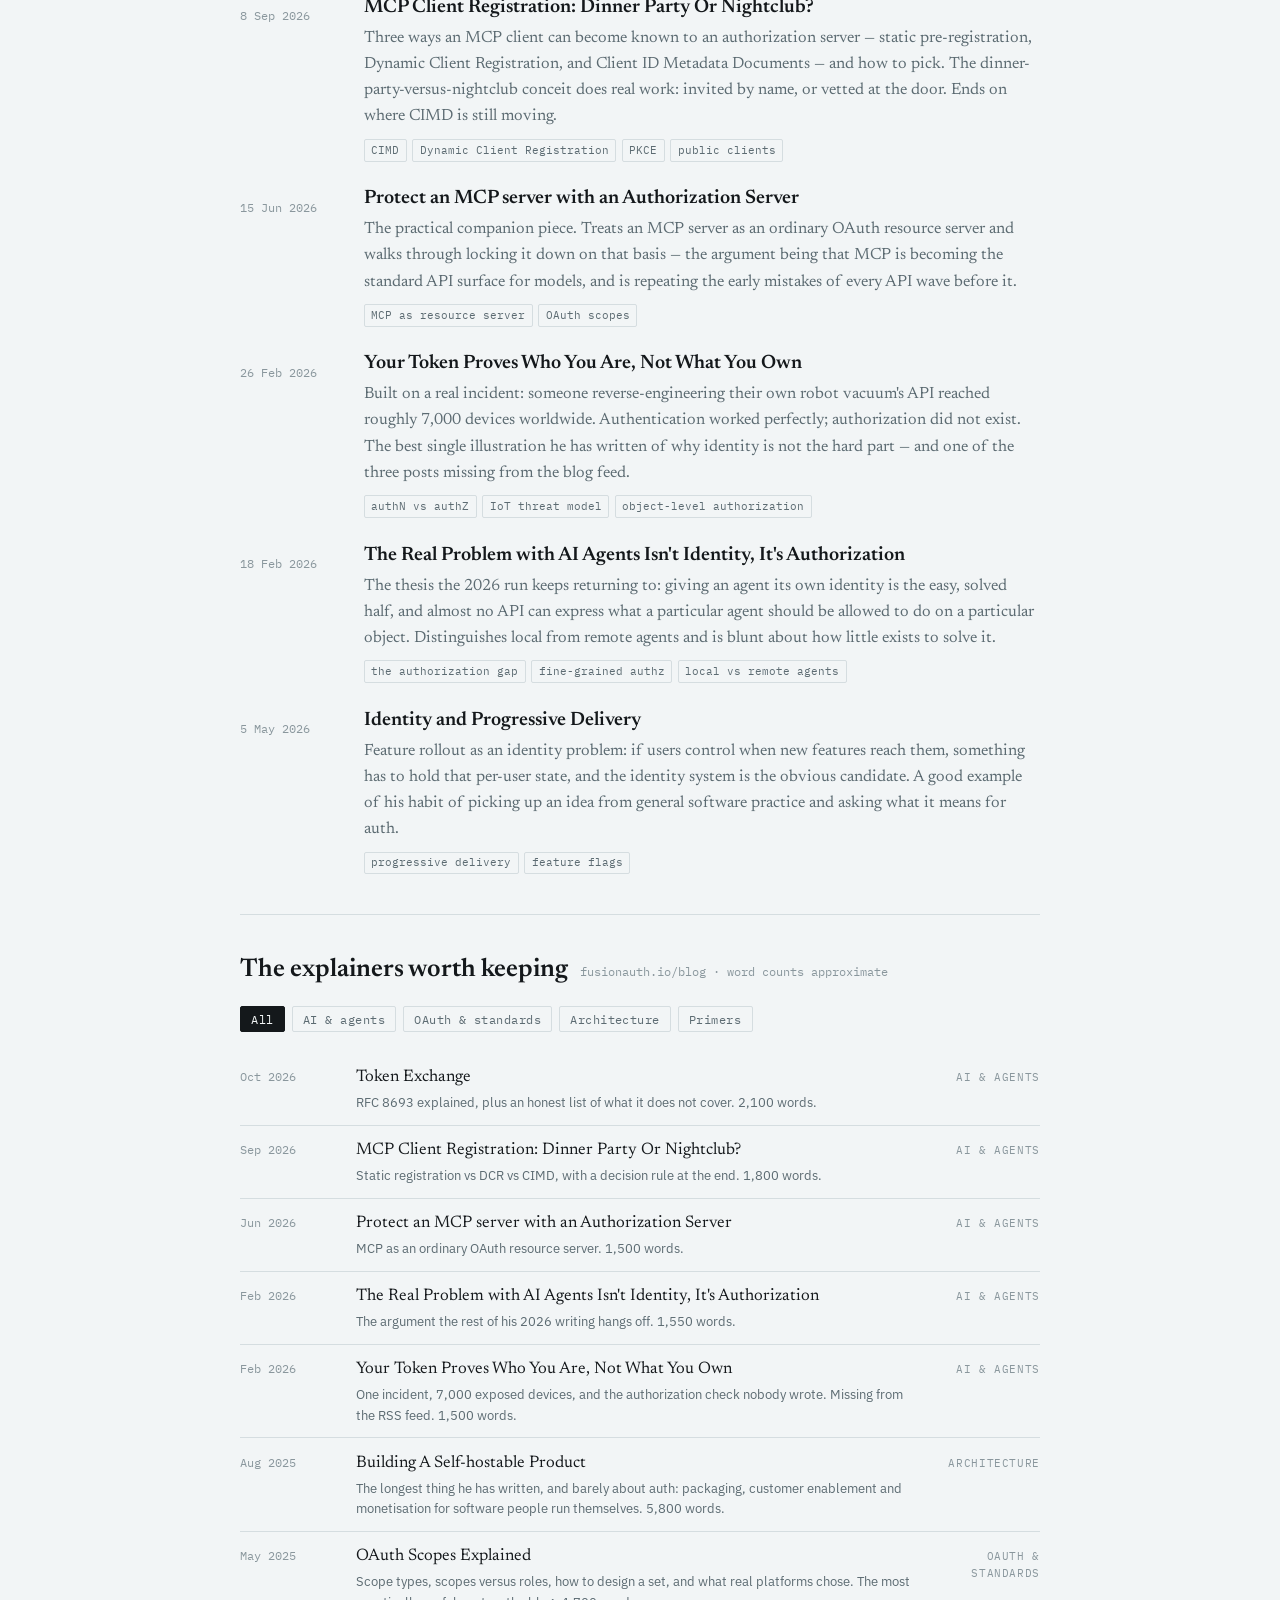
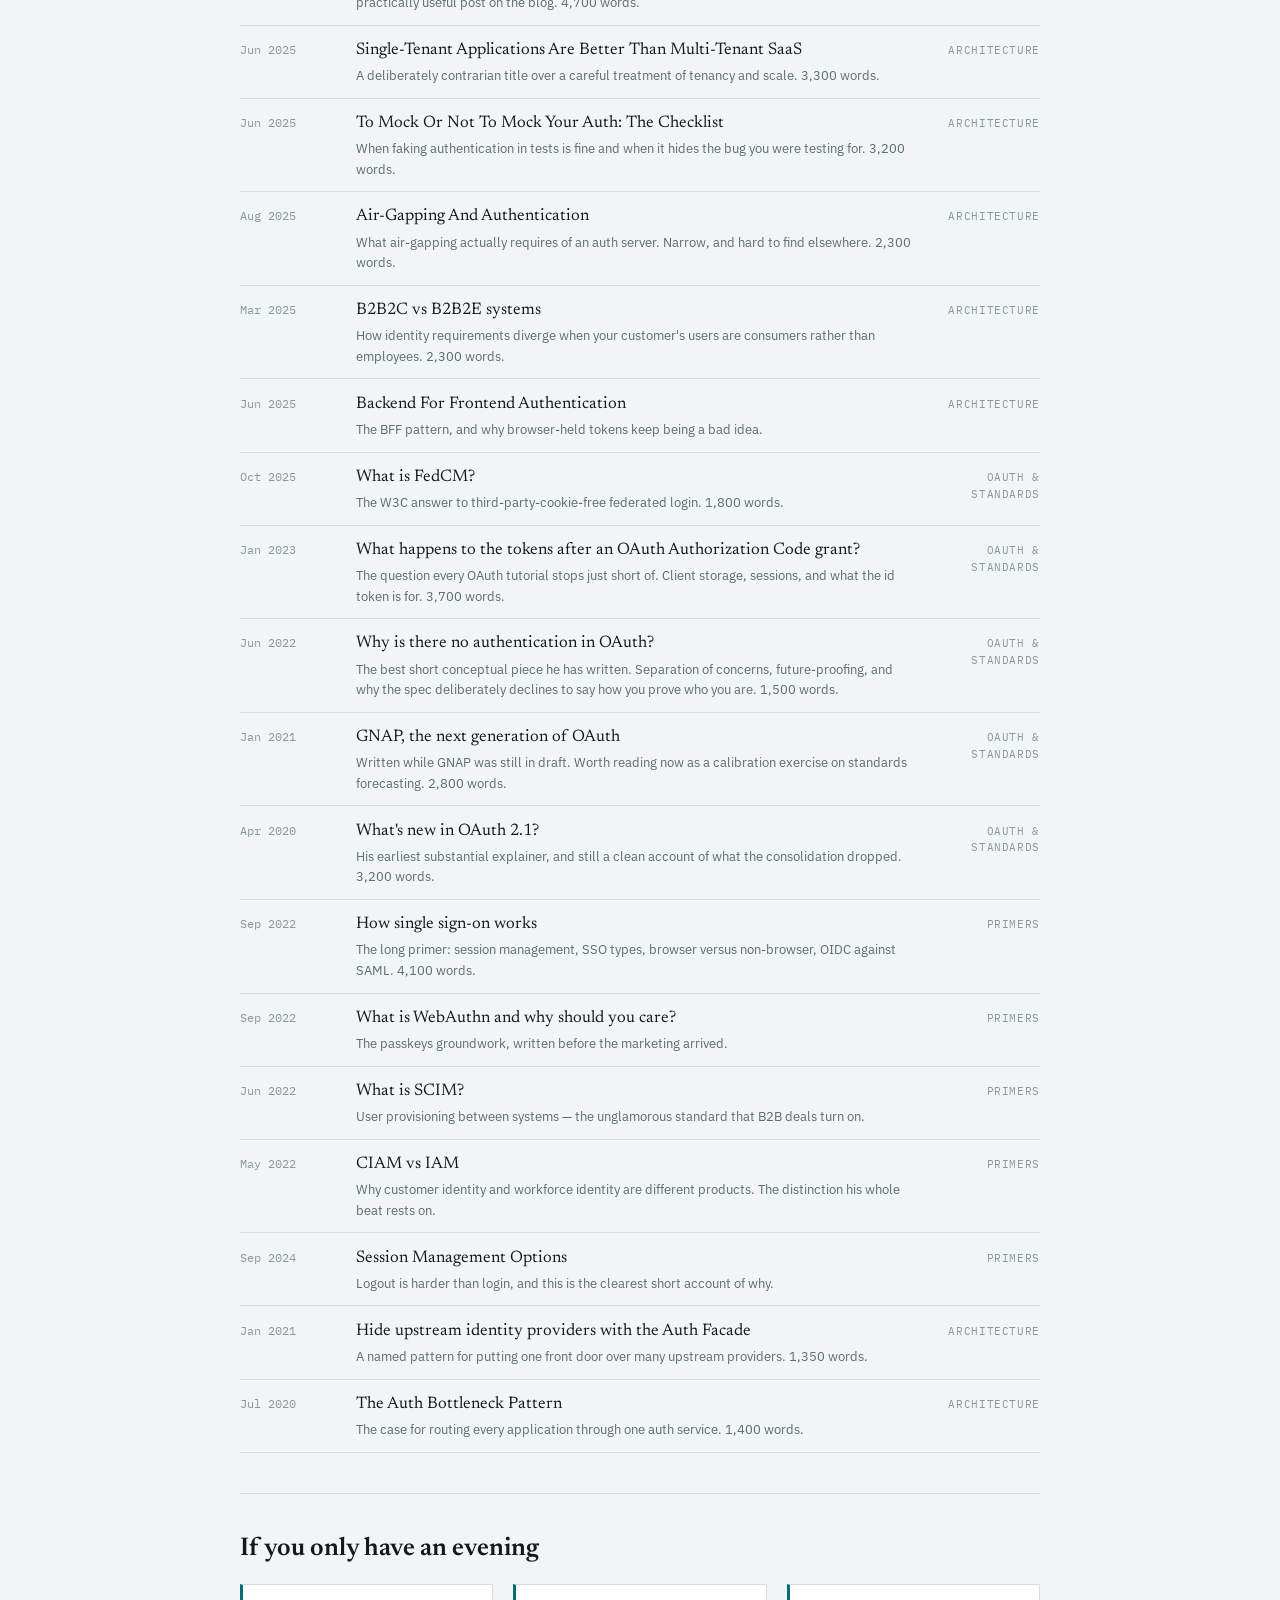
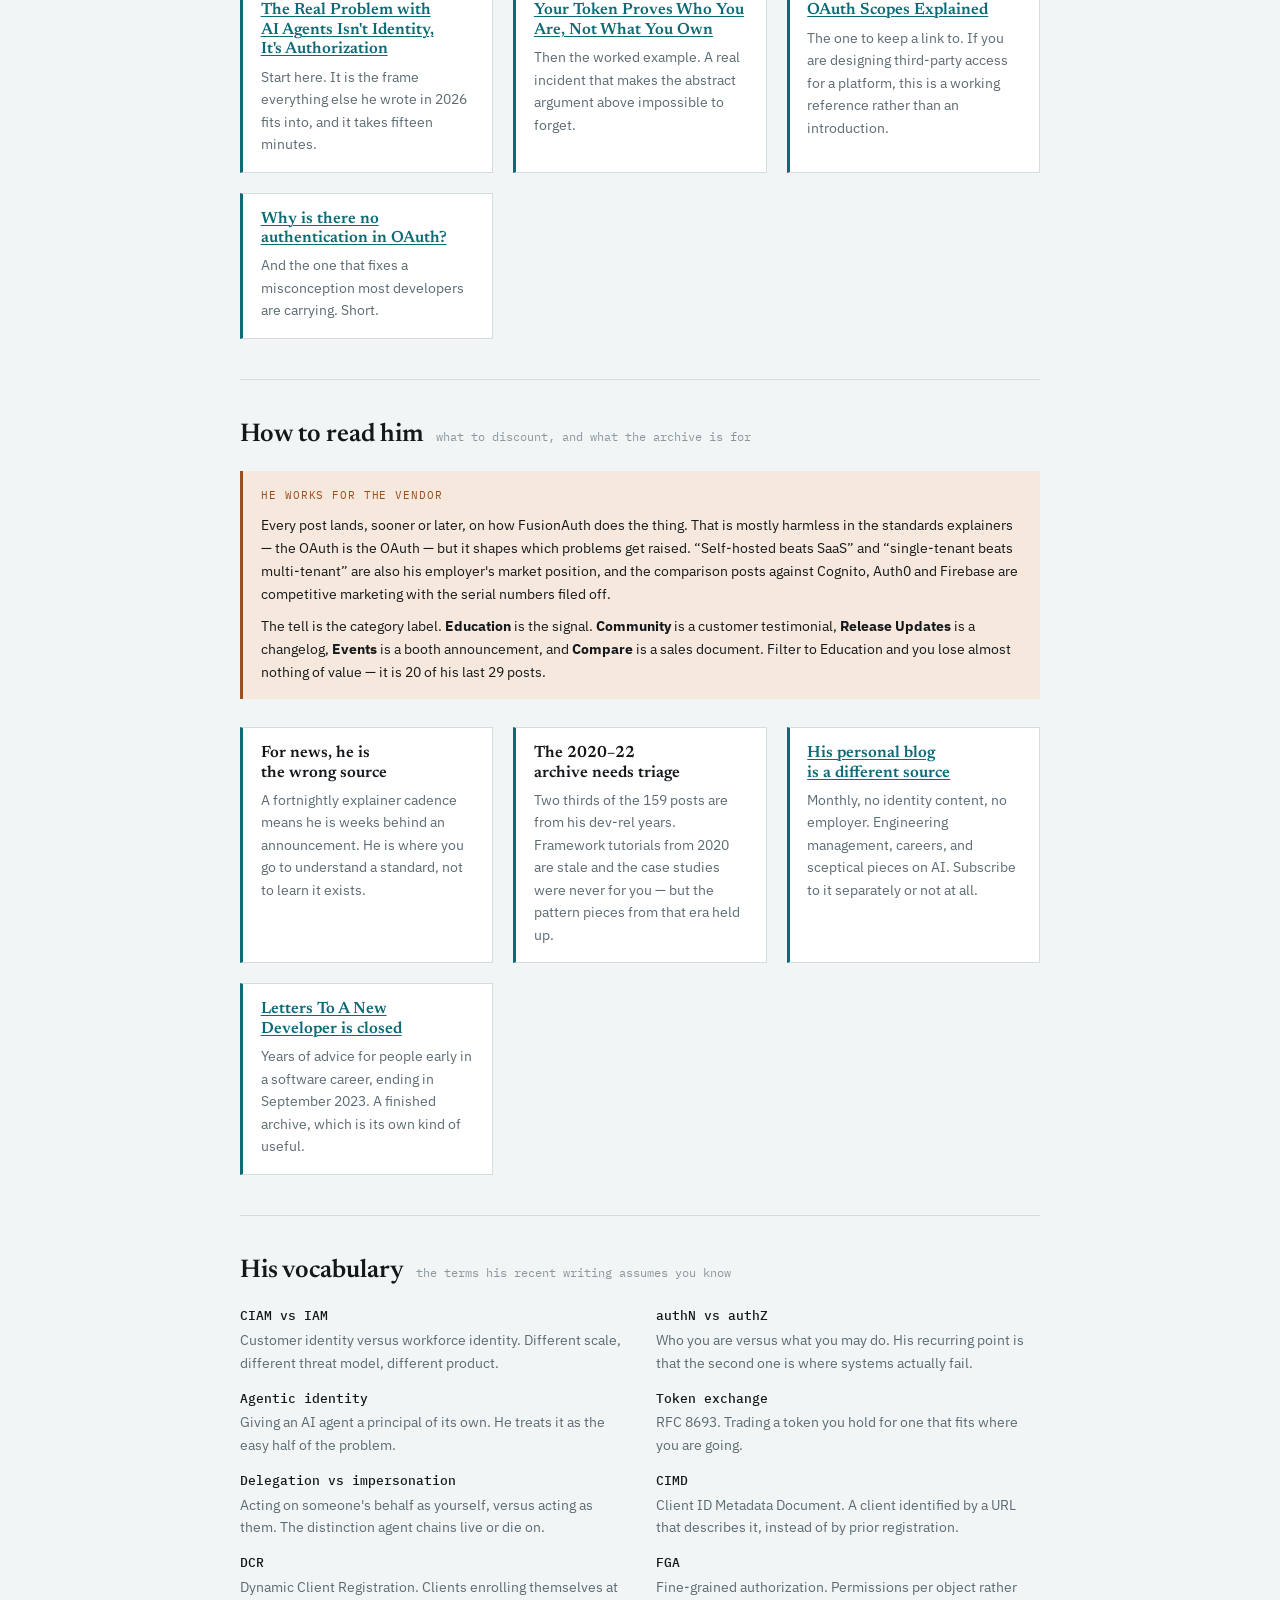
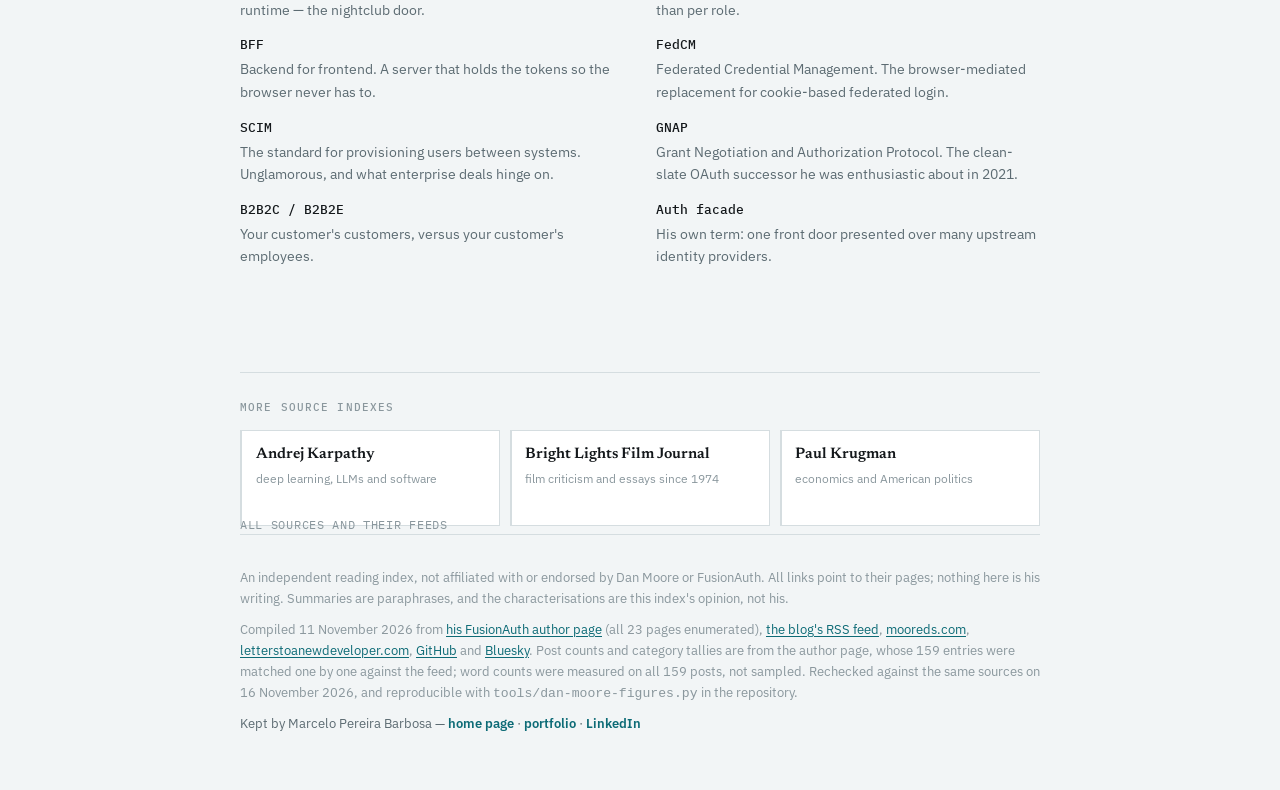
<file: docs/dan-moore.html>
<!doctype html>
<html lang="en">
<head>
<meta charset="utf-8">
<meta name="viewport" content="width=device-width, initial-scale=1, viewport-fit=cover">
<link rel="preconnect" href="https://fonts.googleapis.com">
<link rel="preconnect" href="https://fonts.gstatic.com" crossorigin>
<title>Dan Moore source index · Updating</title>
<meta name="description" content="An independent reading index of Dan Moore on identity and OAuth: what changed in 2025, which of his 159 FusionAuth posts repay reading, and which feed to take.">
<meta name="author" content="Marcelo Pereira Barbosa">
<meta property="article:modified_time" content="2026-11-16">
<meta property="article:author" content="Marcelo Pereira Barbosa">
<meta name="robots" content="index,follow">
<link rel="canonical" href="https://mpbarbosa.github.io/updating/dan-moore.html">
<meta property="og:type" content="article">
<meta property="og:title" content="Dan Moore source index">
<meta property="og:description" content="An independent reading index of Dan Moore's writing on identity, OAuth and agentic authorization: cadence, canonical explainers and feed URLs.">
<meta property="og:url" content="https://mpbarbosa.github.io/updating/dan-moore.html">
<meta property="og:site_name" content="Updating">
<meta property="og:locale" content="en_US">
<meta property="og:image" content="https://mpbarbosa.github.io/updating/og/dan-moore.png">
<meta property="og:image:width" content="1200">
<meta property="og:image:height" content="630">
<meta property="og:image:alt" content="Dan Moore — source index on Updating">
<meta name="twitter:card" content="summary_large_image">
<meta name="twitter:image" content="https://mpbarbosa.github.io/updating/og/dan-moore.png">
<meta name="twitter:image:alt" content="Dan Moore — source index on Updating">
<!-- Installable: manifest, icons and the iOS standalone metas -->
<link rel="manifest" href="manifest.webmanifest">
<meta name="theme-color" content="#0f6cbd" media="(prefers-color-scheme: light)">
<meta name="theme-color" content="#1e1e1e" media="(prefers-color-scheme: dark)">
<link rel="icon" href="favicon.svg" type="image/svg+xml">
<link rel="apple-touch-icon" href="icon-192.png">
<meta name="mobile-web-app-capable" content="yes">
<meta name="apple-mobile-web-app-capable" content="yes">
<meta name="apple-mobile-web-app-status-bar-style" content="default">
<meta name="apple-mobile-web-app-title" content="Updating">
<link rel="stylesheet" href="https://fonts.googleapis.com/css2?family=Newsreader:ital,opsz,wght@0,6..72,400;0,6..72,600;1,6..72,400&family=IBM+Plex+Mono:wght@400;500&family=IBM+Plex+Sans:wght@400;500;600&display=swap">
<link rel="stylesheet" href="style.css">
<script type="application/ld+json">
{
  "@context": "https://schema.org",
  "@graph": [
    {
      "@type": "Person",
      "@id": "https://mpbarbosa.github.io/updating/#author",
      "name": "Marcelo Pereira Barbosa",
      "url": "https://www.mpbarbosa.com",
      "sameAs": [
        "https://github.com/mpbarbosa",
        "https://www.linkedin.com/in/mpbarbosa"
      ]
    },
    {
      "@type": "WebSite",
      "@id": "https://mpbarbosa.github.io/updating/#website",
      "url": "https://mpbarbosa.github.io/updating/",
      "name": "Updating",
      "alternateName": "Updating — source indexes",
      "description": "Independent reading indexes of the people and publications worth following: what each one publishes, how often, and which feeds are worth subscribing to.",
      "inLanguage": "en",
      "publisher": {
        "@id": "https://mpbarbosa.github.io/updating/#author"
      },
      "license": "https://github.com/mpbarbosa/updating/blob/main/LICENSE"
    },
    {
      "@type": "Article",
      "@id": "https://mpbarbosa.github.io/updating/dan-moore.html#article",
      "headline": "Dan Moore source index",
      "alternativeHeadline": "Dan Moore source index · Updating",
      "description": "An independent reading index of Dan Moore on identity and OAuth: what changed in 2025, which of his 159 FusionAuth posts repay reading, and which feed to take.",
      "url": "https://mpbarbosa.github.io/updating/dan-moore.html",
      "mainEntityOfPage": {
        "@type": "WebPage",
        "@id": "https://mpbarbosa.github.io/updating/dan-moore.html#webpage"
      },
      "isPartOf": {
        "@id": "https://mpbarbosa.github.io/updating/#website"
      },
      "author": {
        "@id": "https://mpbarbosa.github.io/updating/#author"
      },
      "publisher": {
        "@id": "https://mpbarbosa.github.io/updating/#author"
      },
      "inLanguage": "en",
      "genre": "Media criticism",
      "datePublished": "2026-11-11",
      "dateModified": "2026-11-16",
      "keywords": "Dan Moore, OAuth, identity, FusionAuth, agent authorization, RSS feed",
      "about": {
        "@type": "Person",
        "name": "Dan Moore",
        "url": "https://www.mooreds.com/",
        "description": "Developer advocate and writer on identity, OAuth and authorization for AI agents.",
        "sameAs": [
          "https://www.mooreds.com/",
          "https://fusionauth.io/blog/author/dan-moore"
        ]
      },
      "image": {
        "@type": "ImageObject",
        "url": "https://mpbarbosa.github.io/updating/og/dan-moore.png",
        "width": 1200,
        "height": 630
      },
      "isAccessibleForFree": true
    },
    {
      "@type": "WebPage",
      "@id": "https://mpbarbosa.github.io/updating/dan-moore.html#webpage",
      "url": "https://mpbarbosa.github.io/updating/dan-moore.html",
      "name": "Dan Moore source index · Updating",
      "isPartOf": {
        "@id": "https://mpbarbosa.github.io/updating/#website"
      },
      "inLanguage": "en",
      "dateModified": "2026-11-16",
      "primaryImageOfPage": {
        "@type": "ImageObject",
        "url": "https://mpbarbosa.github.io/updating/og/dan-moore.png"
      }
    },
    {
      "@type": "BreadcrumbList",
      "itemListElement": [
        {
          "@type": "ListItem",
          "position": 1,
          "name": "Updating",
          "item": "https://mpbarbosa.github.io/updating/"
        },
        {
          "@type": "ListItem",
          "position": 2,
          "name": "All sources",
          "item": "https://mpbarbosa.github.io/updating/sources.html"
        },
        {
          "@type": "ListItem",
          "position": 3,
          "name": "Dan Moore",
          "item": "https://mpbarbosa.github.io/updating/dan-moore.html"
        }
      ]
    }
  ]
}
</script>
</head>
<body>
<div class="wrap">
  <nav class="backnav" aria-label="Breadcrumb">
    <ol>
      <li><a href="./">Updating</a></li>
      <li><a href="sources.html">All sources</a></li>
      <li><span aria-current="page">Dan Moore</span></li>
    </ol>
  </nav>
  <header class="masthead">
    <p class="eyebrow">Unofficial source index &middot; compiled 11 Nov, rechecked 16 Nov 2026</p>
    <h1>Dan Moore</h1>
    <p class="lede">The most prolific writer on an identity vendor's blog &mdash; and, since 2025, one of the clearest explainers of where OAuth meets AI agents.</p>
    <p class="tagline">Sr. Director, CIAM Strategy &amp; Identity Standards at <a href="https://fusionauth.io/">FusionAuth</a> &middot; <a href="https://bsky.app/profile/mooreds.com">@mooreds</a></p>
  </header>

  <section>
    <div class="sec-head"><h2>The verdict</h2></div>
    <div class="verdict">
      <p class="k">Worth following, with a filter</p>
      <p>He has written 159 posts on the FusionAuth blog since March 2020 &mdash; every one of them carried in the blog's 418-item feed, and more than four times as many as the next most prolific author. For most of that run he was the dev-rel voice of the company: release announcements, customer case studies, conference trailers.</p>
      <p>That stopped. He has not written a release announcement since April 2024 or a conference trailer since October 2023, and the explanatory &ldquo;Education&rdquo; pieces went from 11% of his output in 2020&ndash;22 to 69% in 2025&ndash;26. What is left is a roughly fortnightly stream of explainers on identity standards &mdash; a median of 1,700 words, stretching to 5,900 when a subject earns it &mdash; now aimed squarely at the unsolved problem of authorizing AI agents.</p>
      <p>The catch is mechanical: there is no per-author feed, and the one feed that carries him is the whole company blog. Following him takes a filter, and the filter has to be the right shape.</p>
    </div>
  </section>

  <section>
    <div class="sec-head">
      <h2>Where to follow him</h2>
      <p class="note">feeds verified 16 Nov 2026</p>
    </div>
    <div class="tablewrap">
      <table>
        <thead>
          <tr><th scope="col">Channel</th><th scope="col">State</th><th scope="col">Feed / URL</th></tr>
        </thead>
        <tbody>
          <tr>
            <td class="ch"><a href="https://fusionauth.io/blog/author/dan-moore/">FusionAuth author page</a></td>
            <td><span class="pill live">primary</span></td>
            <td class="feed">fusionauth.io/blog/author/dan-moore/ &mdash; 159 posts over 23 pages, no feed of its own</td>
          </tr>
          <tr>
            <td class="ch"><a href="https://fusionauth.io/blog/feed.xml">FusionAuth blog feed</a></td>
            <td><span class="pill live">the only feed</span></td>
            <td class="feed">fusionauth.io/blog/feed.xml &mdash; 418 items back to 2018, each with an <code>&lt;author&gt;</code> tag; match on <em>contains</em> <code>Dan Moore</code>, not equals</td>
          </tr>
          <tr>
            <td class="ch"><a href="https://www.mooreds.com/wordpress/">mooreds.com</a></td>
            <td><span class="pill live">active, monthly</span></td>
            <td class="feed">www.mooreds.com/wordpress/feed &mdash; his personal blog, different subject matter</td>
          </tr>
          <tr>
            <td class="ch"><a href="https://bsky.app/profile/mooreds.com">Bluesky</a></td>
            <td><span class="pill live">daily, noisy</span></td>
            <td class="feed">bsky.app/profile/mooreds.com/rss &mdash; ~5,000 posts; a working RSS feed, but it is conversation, not writing</td>
          </tr>
          <tr>
            <td class="ch"><a href="https://github.com/mooreds">GitHub</a></td>
            <td><span class="pill live">active</span></td>
            <td class="feed">github.com/mooreds.atom &mdash; mostly review comments on the FusionAuth docs site</td>
          </tr>
          <tr>
            <td class="ch"><a href="https://letterstoanewdeveloper.com/">Letters To A New Developer</a></td>
            <td><span class="pill off">finished</span></td>
            <td class="feed">letterstoanewdeveloper.com/feed/ &mdash; signed off in September 2023; read the archive, don't subscribe</td>
          </tr>
          <tr>
            <td class="ch"><a href="https://x.com/mooreds">X</a></td>
            <td><span class="pill slow">superseded</span></td>
            <td class="feed">x.com/mooreds &mdash; no feed; Bluesky is where he actually posts</td>
          </tr>
        </tbody>
      </table>
    </div>
    <div class="caveat" style="margin-top:1.75rem">
      <p class="k">The feed carries all of him; your filter may not</p>
      <p>All 159 posts on the author page are in the blog feed. Nothing is dropped &mdash; but three of them are co-authored, and the feed writes the whole byline into one <code>&lt;author&gt;</code> tag: <code>Brad McCarty, Dan Moore</code>, <code>Bryan Giese, Brad McCarty, Dan Moore</code>, <code>&#214;mer Topal, Dan Moore</code>. A rule that tests the author <em>equals</em> &ldquo;Dan Moore&rdquo; silently loses all three &mdash; <em>Your Token Proves Who You Are, Not What You Own</em>, <em>Amazon Cognito and FusionAuth Comparison</em> and <em>How to Perform a Bulk Permissions Check in FusionAuth FGA By Permify</em> &mdash; and the first is one of his better pieces. Test for <em>contains</em> instead and you get all 159, plus a fourth co-authored post from December 2020 that the author page itself leaves out.</p>
      <p>The author page also advertises a Markdown version of itself at <code>/blog/author/dan-moore.md</code>. That one is a dead end: it redirects once and then serves the site&rsquo;s HTML error page, titled &ldquo;404 Not Found&rdquo;. Every individual <em>post</em>, though, now has a real Markdown mirror &mdash; append <code>.md</code> to any <code>/blog/</code> URL and you get the article as <code>text/markdown</code>, with an index of all 418 at <code>/blog/llms.txt</code>. That layer went up on 13 November 2026, hours after this page first measured it as absent. It is the better way to read him, and it changes nothing about following him: the index carries titles and descriptions but no bylines, so the feed and its <em>contains</em> filter remain the only way to pick one author out.</p>
    </div>
  </section>

  <section>
    <div class="sec-head">
      <h2>Publishing cadence</h2>
      <p class="note">159 posts, March 2020 &ndash; October 2026</p>
    </div>
    <div class="stats">
      <div class="stat"><div class="n">159</div><div class="k">posts since 2020</div></div>
      <div class="stat"><div class="n">13</div><div class="k">posts in 2026 so far</div></div>
      <div class="stat"><div class="n">1,800</div><div class="k">median words, 2025&ndash;26</div></div>
      <div class="stat"><div class="n">25 d</div><div class="k">since last post</div></div>
    </div>
    <div class="chart" role="img" aria-label="Posts per year: 28 in 2020, 42 in 2021, 32 in 2022, 19 in 2023, 9 in 2024, 16 in 2025, and 13 so far in 2026.">
      <div class="bars free" style="--cols:7">
        <div style="height:67%"></div><div style="height:100%"></div><div style="height:76%"></div><div style="height:45%"></div><div style="height:21%"></div><div style="height:38%"></div><div style="height:31%"></div>
      </div>
    </div>
    <div class="xaxis free" style="--cols:7"><span>2020</span><span>2021</span><span>2022</span><span>2023</span><span>2024</span><span>2025</span><span>2026</span></div>
    <p class="chart-cap">Volume peaked at 42 posts in 2021 and bottomed out at nine in 2024. The 2026 bar covers ten and a half months. In 2026 the median gap between posts has been about a fortnight, with one three-month silence from mid-June to early September &mdash; so he is a steady source, not a fast one.</p>
  </section>

  <section>
    <div class="sec-head">
      <h2>What changed</h2>
      <p class="note">posts per era whose categories include&hellip;</p>
    </div>
    <div class="tablewrap">
      <table class="mix">
        <thead>
          <tr><th scope="col">Kind</th><th scope="col">2020&ndash;22</th><th scope="col">2023&ndash;24</th><th scope="col">2025&ndash;26</th></tr>
        </thead>
        <tbody>
          <tr class="hi"><td class="kind">Education &mdash; explainers</td><td class="num">11 of 102</td><td class="num">6 of 28</td><td class="num">20 of 29</td></tr>
          <tr><td class="kind">Customer case studies</td><td class="num">31</td><td class="num">7</td><td class="num">2</td></tr>
          <tr><td class="kind">Release announcements</td><td class="num">23</td><td class="num">8</td><td class="num">0</td></tr>
          <tr><td class="kind">Step-by-step tutorials</td><td class="num">17</td><td class="num">0</td><td class="num">3</td></tr>
          <tr><td class="kind">Conference trailers</td><td class="num">9</td><td class="num">2</td><td class="num">0</td></tr>
        </tbody>
      </table>
    </div>
    <p class="chart-cap">The same byline now carries a different job. The marketing output has gone to other people &mdash; his last release announcement was FusionAuth 1.50 in April 2024 &mdash; and his own writing has narrowed to standards explanation. His title tracks it: he is now Senior Director of CIAM Strategy and Identity Standards, not a developer advocate. For a reader, this means the archive needs triage but the recent work mostly does not.</p>
  </section>

  <section>
    <div class="sec-head">
      <h2>What he is thinking about now</h2>
      <p class="note">most recent subjects, newest first</p>
    </div>
    <div class="posts">
      <article class="post">
        <p class="when">22 Oct 2026</p>
        <div class="body">
          <h3><a href="https://fusionauth.io/blog/token-exchange-thoughts">Token Exchange</a></h3>
          <p>What RFC 8693 is for, and what it leaves out. His framing is that you reach for token exchange when a token you already hold is the wrong shape for where you need to use it. He separates delegation from impersonation, argues delegation is the interesting half, and lists what implementers still have to invent themselves.</p>
          <div class="terms"><span>RFC 8693</span><span>delegation vs impersonation</span><span>agent chains</span></div>
        </div>
      </article>
      <article class="post">
        <p class="when">24 Sep 2026</p>
        <div class="body">
          <h3><a href="https://fusionauth.io/blog/ldx3-nyc-2026-report">Notes from LDX3 NYC: Nobody Has a Good Answer for Agentic Identity Yet</a></h3>
          <p>A conference report from LeadDev's senior-engineer track, and the most candid thing on this list. The booth conversations were almost all about agentic identity, and his conclusion is that the industry has no settled answer &mdash; useful precisely because it is a vendor employee declining to claim one.</p>
          <div class="terms"><span>agentic identity</span><span>conference report</span><span>what managers worry about</span></div>
        </div>
      </article>
      <article class="post">
        <p class="when">8 Sep 2026</p>
        <div class="body">
          <h3><a href="https://fusionauth.io/blog/cimd-vs-dcr">MCP Client Registration: Dinner Party Or Nightclub?</a></h3>
          <p>Three ways an MCP client can become known to an authorization server &mdash; static pre-registration, Dynamic Client Registration, and Client ID Metadata Documents &mdash; and how to pick. The dinner-party-versus-nightclub conceit does real work: invited by name, or vetted at the door. Ends on where CIMD is still moving.</p>
          <div class="terms"><span>CIMD</span><span>Dynamic Client Registration</span><span>PKCE</span><span>public clients</span></div>
        </div>
      </article>
      <article class="post">
        <p class="when">15 Jun 2026</p>
        <div class="body">
          <h3><a href="https://fusionauth.io/blog/mcp-authorization-server">Protect an MCP server with an Authorization Server</a></h3>
          <p>The practical companion piece. Treats an MCP server as an ordinary OAuth resource server and walks through locking it down on that basis &mdash; the argument being that MCP is becoming the standard API surface for models, and is repeating the early mistakes of every API wave before it.</p>
          <div class="terms"><span>MCP as resource server</span><span>OAuth scopes</span></div>
        </div>
      </article>
      <article class="post">
        <p class="when">26 Feb 2026</p>
        <div class="body">
          <h3><a href="https://fusionauth.io/blog/dji-token-auth">Your Token Proves Who You Are, Not What You Own</a></h3>
          <p>Built on a real incident: someone reverse-engineering their own robot vacuum's API reached roughly 7,000 devices worldwide. Authentication worked perfectly; authorization did not exist. The best single illustration he has written of why identity is not the hard part &mdash; and one of the three posts missing from the blog feed.</p>
          <div class="terms"><span>authN vs authZ</span><span>IoT threat model</span><span>object-level authorization</span></div>
        </div>
      </article>
      <article class="post">
        <p class="when">18 Feb 2026</p>
        <div class="body">
          <h3><a href="https://fusionauth.io/blog/ai-authorization">The Real Problem with AI Agents Isn't Identity, It's Authorization</a></h3>
          <p>The thesis the 2026 run keeps returning to: giving an agent its own identity is the easy, solved half, and almost no API can express what a particular agent should be allowed to do on a particular object. Distinguishes local from remote agents and is blunt about how little exists to solve it.</p>
          <div class="terms"><span>the authorization gap</span><span>fine-grained authz</span><span>local vs remote agents</span></div>
        </div>
      </article>
      <article class="post">
        <p class="when">5 May 2026</p>
        <div class="body">
          <h3><a href="https://fusionauth.io/blog/progressive-delivery">Identity and Progressive Delivery</a></h3>
          <p>Feature rollout as an identity problem: if users control when new features reach them, something has to hold that per-user state, and the identity system is the obvious candidate. A good example of his habit of picking up an idea from general software practice and asking what it means for auth.</p>
          <div class="terms"><span>progressive delivery</span><span>feature flags</span></div>
        </div>
      </article>
    </div>
  </section>

  <section>
    <div class="sec-head">
      <h2>The explainers worth keeping</h2>
      <p class="note">fusionauth.io/blog &middot; word counts approximate</p>
    </div>
    <div class="filters" role="group" aria-label="Filter articles by subject">
      <button type="button" data-f="all" aria-pressed="true">All</button>
      <button type="button" data-f="ai" aria-pressed="false">AI &amp; agents</button>
      <button type="button" data-f="std" aria-pressed="false">OAuth &amp; standards</button>
      <button type="button" data-f="arch" aria-pressed="false">Architecture</button>
      <button type="button" data-f="prim" aria-pressed="false">Primers</button>
    </div>
    <ul class="canon" id="canon">
      <li data-c="ai"><span class="yr">Oct 2026</span><span class="ttl"><a href="https://fusionauth.io/blog/token-exchange-thoughts">Token Exchange</a><small>RFC 8693 explained, plus an honest list of what it does not cover. 2,100 words.</small></span><span class="cat">AI &amp; agents</span></li>
      <li data-c="ai"><span class="yr">Sep 2026</span><span class="ttl"><a href="https://fusionauth.io/blog/cimd-vs-dcr">MCP Client Registration: Dinner Party Or Nightclub?</a><small>Static registration vs DCR vs CIMD, with a decision rule at the end. 1,800 words.</small></span><span class="cat">AI &amp; agents</span></li>
      <li data-c="ai"><span class="yr">Jun 2026</span><span class="ttl"><a href="https://fusionauth.io/blog/mcp-authorization-server">Protect an MCP server with an Authorization Server</a><small>MCP as an ordinary OAuth resource server. 1,500 words.</small></span><span class="cat">AI &amp; agents</span></li>
      <li data-c="ai"><span class="yr">Feb 2026</span><span class="ttl"><a href="https://fusionauth.io/blog/ai-authorization">The Real Problem with AI Agents Isn't Identity, It's Authorization</a><small>The argument the rest of his 2026 writing hangs off. 1,550 words.</small></span><span class="cat">AI &amp; agents</span></li>
      <li data-c="ai"><span class="yr">Feb 2026</span><span class="ttl"><a href="https://fusionauth.io/blog/dji-token-auth">Your Token Proves Who You Are, Not What You Own</a><small>One incident, 7,000 exposed devices, and the authorization check nobody wrote. Missing from the RSS feed. 1,500 words.</small></span><span class="cat">AI &amp; agents</span></li>
      <li data-c="arch"><span class="yr">Aug 2025</span><span class="ttl"><a href="https://fusionauth.io/blog/building-self-hostable-application">Building A Self-hostable Product</a><small>The longest thing he has written, and barely about auth: packaging, customer enablement and monetisation for software people run themselves. 5,800 words.</small></span><span class="cat">Architecture</span></li>
      <li data-c="std"><span class="yr">May 2025</span><span class="ttl"><a href="https://fusionauth.io/blog/how-to-design-oauth-scopes">OAuth Scopes Explained</a><small>Scope types, scopes versus roles, how to design a set, and what real platforms chose. The most practically useful post on the blog. 4,700 words.</small></span><span class="cat">OAuth &amp; standards</span></li>
      <li data-c="arch"><span class="yr">Jun 2025</span><span class="ttl"><a href="https://fusionauth.io/blog/single-tenant-scaling">Single-Tenant Applications Are Better Than Multi-Tenant SaaS</a><small>A deliberately contrarian title over a careful treatment of tenancy and scale. 3,300 words.</small></span><span class="cat">Architecture</span></li>
      <li data-c="arch"><span class="yr">Jun 2025</span><span class="ttl"><a href="https://fusionauth.io/blog/to-mock-or-not-mock-auth">To Mock Or Not To Mock Your Auth: The Checklist</a><small>When faking authentication in tests is fine and when it hides the bug you were testing for. 3,200 words.</small></span><span class="cat">Architecture</span></li>
      <li data-c="arch"><span class="yr">Aug 2025</span><span class="ttl"><a href="https://fusionauth.io/blog/air-gapping">Air-Gapping And Authentication</a><small>What air-gapping actually requires of an auth server. Narrow, and hard to find elsewhere. 2,300 words.</small></span><span class="cat">Architecture</span></li>
      <li data-c="arch"><span class="yr">Mar 2025</span><span class="ttl"><a href="https://fusionauth.io/blog/b2b2c-vs-b2b2e">B2B2C vs B2B2E systems</a><small>How identity requirements diverge when your customer's users are consumers rather than employees. 2,300 words.</small></span><span class="cat">Architecture</span></li>
      <li data-c="arch"><span class="yr">Jun 2025</span><span class="ttl"><a href="https://fusionauth.io/blog/backend-for-frontend">Backend For Frontend Authentication</a><small>The BFF pattern, and why browser-held tokens keep being a bad idea.</small></span><span class="cat">Architecture</span></li>
      <li data-c="std"><span class="yr">Oct 2025</span><span class="ttl"><a href="https://fusionauth.io/blog/what-is-fedcm">What is FedCM?</a><small>The W3C answer to third-party-cookie-free federated login. 1,800 words.</small></span><span class="cat">OAuth &amp; standards</span></li>
      <li data-c="std"><span class="yr">Jan 2023</span><span class="ttl"><a href="https://fusionauth.io/blog/what-happens-after-oauth-authentication-event">What happens to the tokens after an OAuth Authorization Code grant?</a><small>The question every OAuth tutorial stops just short of. Client storage, sessions, and what the id token is for. 3,700 words.</small></span><span class="cat">OAuth &amp; standards</span></li>
      <li data-c="std"><span class="yr">Jun 2022</span><span class="ttl"><a href="https://fusionauth.io/blog/why-no-auth-in-oauth">Why is there no authentication in OAuth?</a><small>The best short conceptual piece he has written. Separation of concerns, future-proofing, and why the spec deliberately declines to say how you prove who you are. 1,500 words.</small></span><span class="cat">OAuth &amp; standards</span></li>
      <li data-c="std"><span class="yr">Jan 2021</span><span class="ttl"><a href="https://fusionauth.io/blog/gnap-next-gen-oauth">GNAP, the next generation of OAuth</a><small>Written while GNAP was still in draft. Worth reading now as a calibration exercise on standards forecasting. 2,800 words.</small></span><span class="cat">OAuth &amp; standards</span></li>
      <li data-c="std"><span class="yr">Apr 2020</span><span class="ttl"><a href="https://fusionauth.io/blog/whats-new-in-oauth-2-1">What's new in OAuth 2.1?</a><small>His earliest substantial explainer, and still a clean account of what the consolidation dropped. 3,200 words.</small></span><span class="cat">OAuth &amp; standards</span></li>
      <li data-c="prim"><span class="yr">Sep 2022</span><span class="ttl"><a href="https://fusionauth.io/blog/how-sso-works">How single sign-on works</a><small>The long primer: session management, SSO types, browser versus non-browser, OIDC against SAML. 4,100 words.</small></span><span class="cat">Primers</span></li>
      <li data-c="prim"><span class="yr">Sep 2022</span><span class="ttl"><a href="https://fusionauth.io/blog/what-is-webauthn-why-do-you-care">What is WebAuthn and why should you care?</a><small>The passkeys groundwork, written before the marketing arrived.</small></span><span class="cat">Primers</span></li>
      <li data-c="prim"><span class="yr">Jun 2022</span><span class="ttl"><a href="https://fusionauth.io/blog/what-is-scim">What is SCIM?</a><small>User provisioning between systems &mdash; the unglamorous standard that B2B deals turn on.</small></span><span class="cat">Primers</span></li>
      <li data-c="prim"><span class="yr">May 2022</span><span class="ttl"><a href="https://fusionauth.io/blog/ciam-vs-iam">CIAM vs IAM</a><small>Why customer identity and workforce identity are different products. The distinction his whole beat rests on.</small></span><span class="cat">Primers</span></li>
      <li data-c="prim"><span class="yr">Sep 2024</span><span class="ttl"><a href="https://fusionauth.io/blog/logouts-and-sessions">Session Management Options</a><small>Logout is harder than login, and this is the clearest short account of why.</small></span><span class="cat">Primers</span></li>
      <li data-c="arch"><span class="yr">Jan 2021</span><span class="ttl"><a href="https://fusionauth.io/blog/auth-facade-pattern">Hide upstream identity providers with the Auth Facade</a><small>A named pattern for putting one front door over many upstream providers. 1,350 words.</small></span><span class="cat">Architecture</span></li>
      <li data-c="arch"><span class="yr">Jul 2020</span><span class="ttl"><a href="https://fusionauth.io/blog/auth-and-the-bottleneck-architecture">The Auth Bottleneck Pattern</a><small>The case for routing every application through one auth service. 1,400 words.</small></span><span class="cat">Architecture</span></li>
    </ul>
  </section>

  <section>
    <div class="sec-head"><h2>If you only have an evening</h2></div>
    <div class="watch">
      <div>
        <h3><a href="https://fusionauth.io/blog/ai-authorization">The Real Problem with AI Agents Isn't Identity, It's Authorization</a></h3>
        <p>Start here. It is the frame everything else he wrote in 2026 fits into, and it takes fifteen minutes.</p>
      </div>
      <div>
        <h3><a href="https://fusionauth.io/blog/dji-token-auth">Your Token Proves Who You Are, Not What You Own</a></h3>
        <p>Then the worked example. A real incident that makes the abstract argument above impossible to forget.</p>
      </div>
      <div>
        <h3><a href="https://fusionauth.io/blog/how-to-design-oauth-scopes">OAuth Scopes Explained</a></h3>
        <p>The one to keep a link to. If you are designing third-party access for a platform, this is a working reference rather than an introduction.</p>
      </div>
      <div>
        <h3><a href="https://fusionauth.io/blog/why-no-auth-in-oauth">Why is there no authentication in OAuth?</a></h3>
        <p>And the one that fixes a misconception most developers are carrying. Short.</p>
      </div>
    </div>
  </section>

  <section>
    <div class="sec-head">
      <h2>How to read him</h2>
      <p class="note">what to discount, and what the archive is for</p>
    </div>
    <div class="caveat">
      <p class="k">He works for the vendor</p>
      <p>Every post lands, sooner or later, on how FusionAuth does the thing. That is mostly harmless in the standards explainers &mdash; the OAuth is the OAuth &mdash; but it shapes which problems get raised. &ldquo;Self-hosted beats SaaS&rdquo; and &ldquo;single-tenant beats multi-tenant&rdquo; are also his employer's market position, and the comparison posts against Cognito, Auth0 and Firebase are competitive marketing with the serial numbers filed off.</p>
      <p>The tell is the category label. <strong>Education</strong> is the signal. <strong>Community</strong> is a customer testimonial, <strong>Release Updates</strong> is a changelog, <strong>Events</strong> is a booth announcement, and <strong>Compare</strong> is a sales document. Filter to Education and you lose almost nothing of value &mdash; it is 20 of his last 29 posts.</p>
    </div>
    <div class="watch" style="margin-top:1.75rem">
      <div>
        <h3>For news, he is the wrong source</h3>
        <p>A fortnightly explainer cadence means he is weeks behind an announcement. He is where you go to understand a standard, not to learn it exists.</p>
      </div>
      <div>
        <h3>The 2020&ndash;22 archive needs triage</h3>
        <p>Two thirds of the 159 posts are from his dev-rel years. Framework tutorials from 2020 are stale and the case studies were never for you &mdash; but the pattern pieces from that era held up.</p>
      </div>
      <div>
        <h3><a href="https://www.mooreds.com/wordpress/">His personal blog is a different source</a></h3>
        <p>Monthly, no identity content, no employer. Engineering management, careers, and sceptical pieces on AI. Subscribe to it separately or not at all.</p>
      </div>
      <div>
        <h3><a href="https://letterstoanewdeveloper.com/">Letters To A New Developer is closed</a></h3>
        <p>Years of advice for people early in a software career, ending in September 2023. A finished archive, which is its own kind of useful.</p>
      </div>
    </div>
  </section>

  <section>
    <div class="sec-head">
      <h2>His vocabulary</h2>
      <p class="note">the terms his recent writing assumes you know</p>
    </div>
    <dl class="gloss">
      <div><dt>CIAM vs IAM</dt><dd>Customer identity versus workforce identity. Different scale, different threat model, different product.</dd></div>
      <div><dt>authN vs authZ</dt><dd>Who you are versus what you may do. His recurring point is that the second one is where systems actually fail.</dd></div>
      <div><dt>Agentic identity</dt><dd>Giving an AI agent a principal of its own. He treats it as the easy half of the problem.</dd></div>
      <div><dt>Token exchange</dt><dd>RFC 8693. Trading a token you hold for one that fits where you are going.</dd></div>
      <div><dt>Delegation vs impersonation</dt><dd>Acting on someone's behalf as yourself, versus acting as them. The distinction agent chains live or die on.</dd></div>
      <div><dt>CIMD</dt><dd>Client ID Metadata Document. A client identified by a URL that describes it, instead of by prior registration.</dd></div>
      <div><dt>DCR</dt><dd>Dynamic Client Registration. Clients enrolling themselves at runtime &mdash; the nightclub door.</dd></div>
      <div><dt>FGA</dt><dd>Fine-grained authorization. Permissions per object rather than per role.</dd></div>
      <div><dt>BFF</dt><dd>Backend for frontend. A server that holds the tokens so the browser never has to.</dd></div>
      <div><dt>FedCM</dt><dd>Federated Credential Management. The browser-mediated replacement for cookie-based federated login.</dd></div>
      <div><dt>SCIM</dt><dd>The standard for provisioning users between systems. Unglamorous, and what enterprise deals hinge on.</dd></div>
      <div><dt>GNAP</dt><dd>Grant Negotiation and Authorization Protocol. The clean-slate OAuth successor he was enthusiastic about in 2021.</dd></div>
      <div><dt>B2B2C / B2B2E</dt><dd>Your customer's customers, versus your customer's employees.</dd></div>
      <div><dt>Auth facade</dt><dd>His own term: one front door presented over many upstream identity providers.</dd></div>
    </dl>
  </section>

  <nav class="siblings" aria-labelledby="more-indexes">
    <h2 id="more-indexes">More source indexes</h2>
    <ul>
      <li><a href="karpathy.html"><b>Andrej Karpathy</b><span>deep learning, LLMs and software</span></a></li>
      <li><a href="brightlights.html"><b>Bright Lights Film Journal</b><span>film criticism and essays since 1974</span></a></li>
      <li><a href="krugman.html"><b>Paul Krugman</b><span>economics and American politics</span></a></li>
    </ul>
    <p class="all"><a href="sources.html">All sources and their feeds</a></p>
  </nav>

  <footer>
    <p>An independent reading index, not affiliated with or endorsed by Dan Moore or FusionAuth. All links point to their pages; nothing here is his writing. Summaries are paraphrases, and the characterisations are this index's opinion, not his.</p>
    <p>Compiled 11 November 2026 from <a href="https://fusionauth.io/blog/author/dan-moore/">his FusionAuth author page</a> (all 23 pages enumerated), <a href="https://fusionauth.io/blog/feed.xml">the blog's RSS feed</a>, <a href="https://www.mooreds.com/wordpress/">mooreds.com</a>, <a href="https://letterstoanewdeveloper.com/">letterstoanewdeveloper.com</a>, <a href="https://github.com/mooreds">GitHub</a> and <a href="https://bsky.app/profile/mooreds.com">Bluesky</a>. Post counts and category tallies are from the author page, whose 159 entries were matched one by one against the feed; word counts were measured on all 159 posts, not sampled. Rechecked against the same sources on 16 November 2026, and reproducible with <code>tools/dan-moore-figures.py</code> in the repository.</p>
    <p class="me">Kept by Marcelo Pereira Barbosa &mdash;
      <a href="https://www.mpbarbosa.com" rel="me">home page</a> &middot;
      <a href="https://github.com/mpbarbosa" rel="me">portfolio</a> &middot;
      <a href="https://www.linkedin.com/in/mpbarbosa" rel="me noopener">LinkedIn</a></p>
  </footer>
</div>

<script>
  (function () {
    var btns = Array.prototype.slice.call(document.querySelectorAll('.filters button'));
    var items = Array.prototype.slice.call(document.querySelectorAll('#canon li'));
    btns.forEach(function (b) {
      b.addEventListener('click', function () {
        var f = b.getAttribute('data-f');
        btns.forEach(function (o) { o.setAttribute('aria-pressed', String(o === b)); });
        items.forEach(function (li) {
          li.hidden = !(f === 'all' || li.getAttribute('data-c') === f);
        });
      });
    });
  })();
</script>
<script>
/* Register the service worker: it takes the whole site offline and is what
   makes the site installable. Nothing here is required for the page to work —
   every failure path is silent and leaves an ordinary web page behind. */
(function () {
  "use strict";
  if (!("serviceWorker" in navigator)) return;
  window.addEventListener("load", function () {
    navigator.serviceWorker.register("service-worker.js").then(function (reg) {
      reg.addEventListener("updatefound", function () {
        var next = reg.installing;
        if (!next) return;
        next.addEventListener("statechange", function () {
          /* A new version is ready. Activate it, but do not reload the page:
             pages are served network-first, so what is on screen is already
             current, and nobody wants a page to jump while they are reading. */
          if (next.state === "installed" && navigator.serviceWorker.controller) {
            next.postMessage({ type: "SKIP_WAITING" });
          }
        });
      });
    }).catch(function () { /* offline, unsupported, or blocked — no matter */ });
  });
})();
</script>
</body>
</html>
</file>
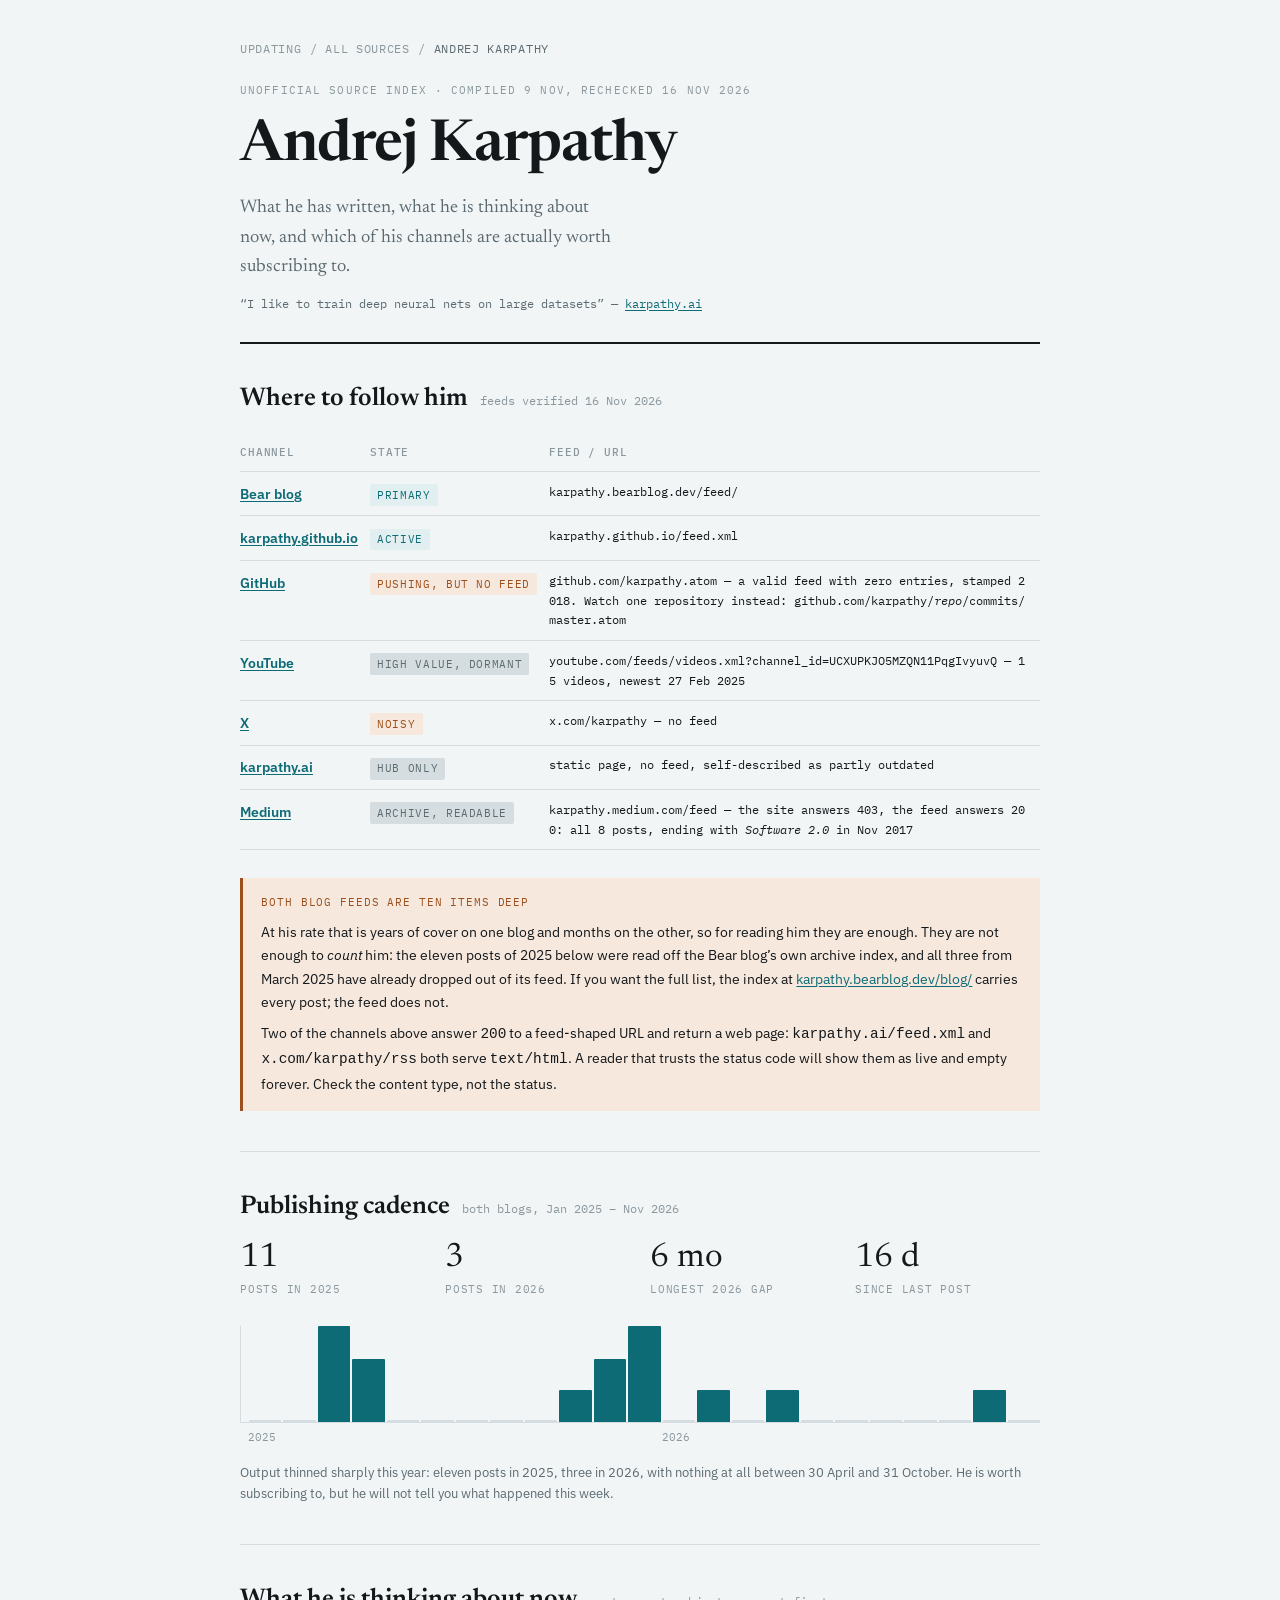
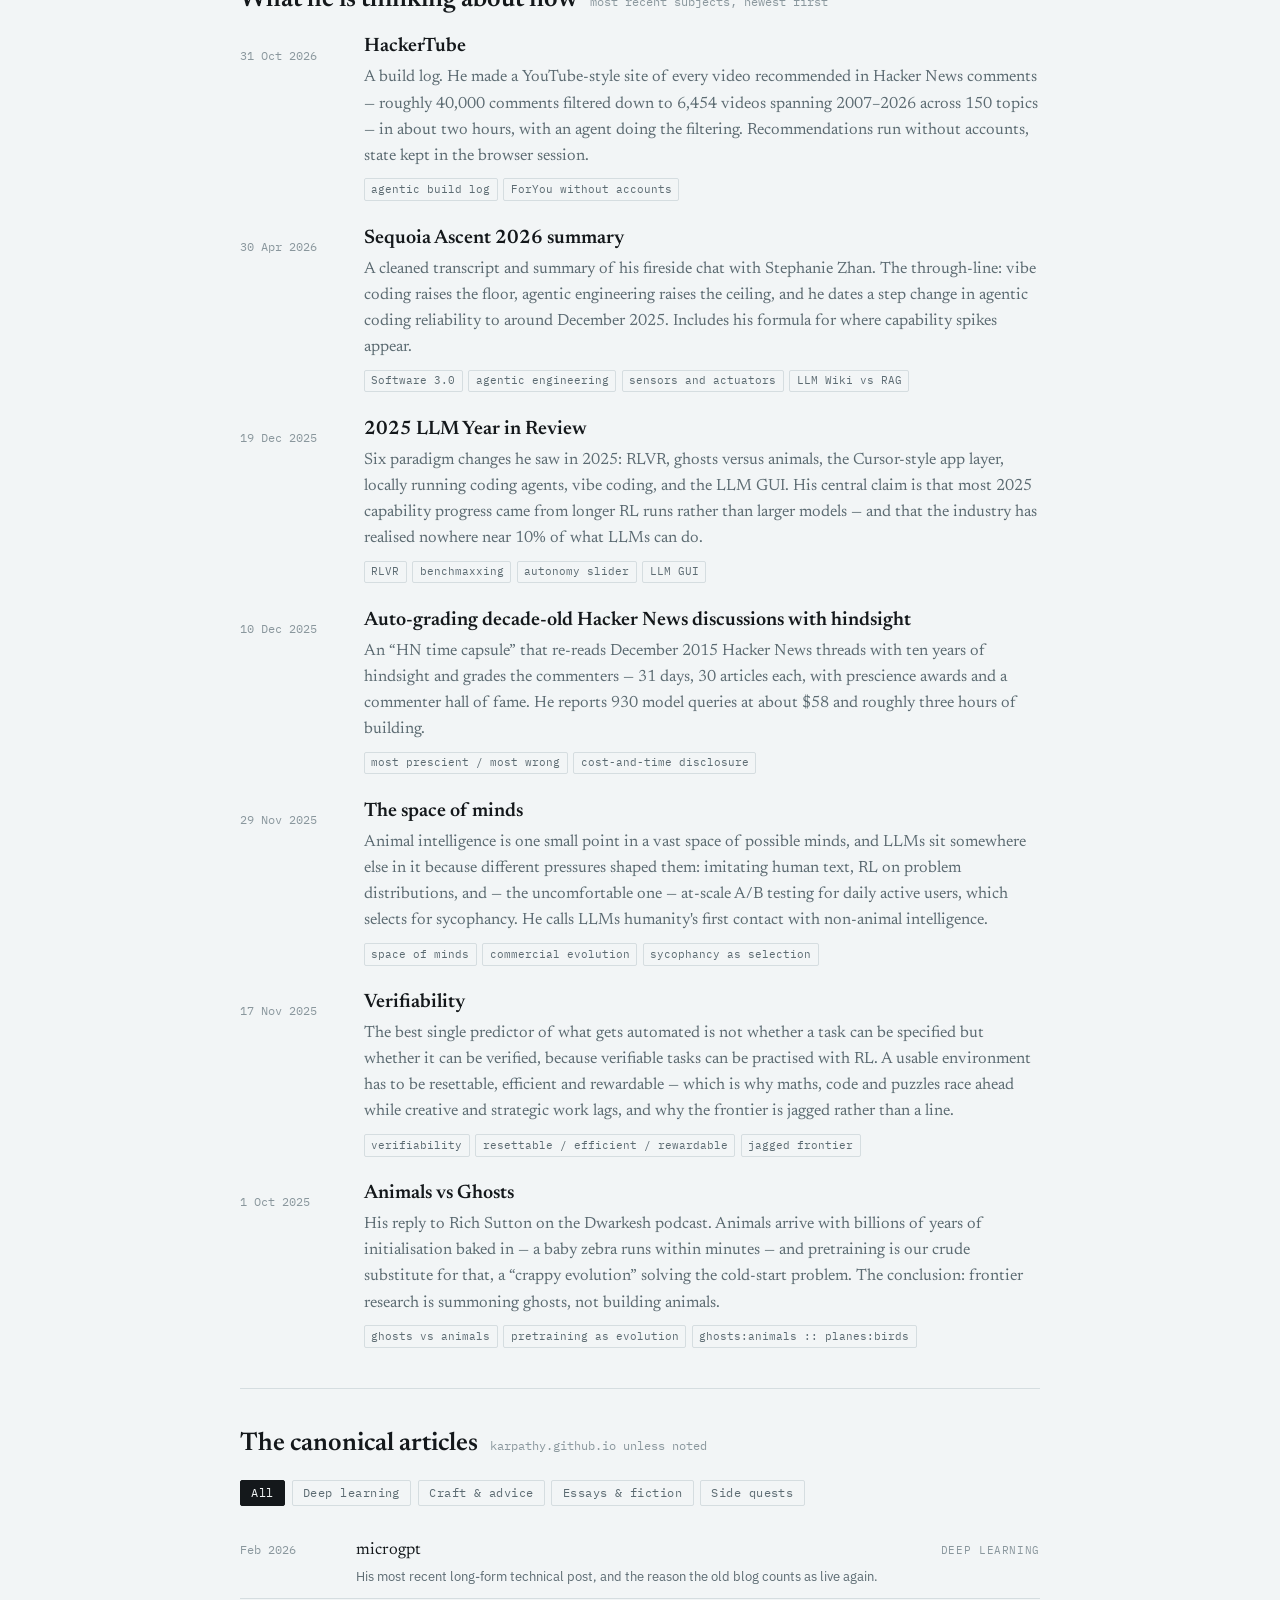
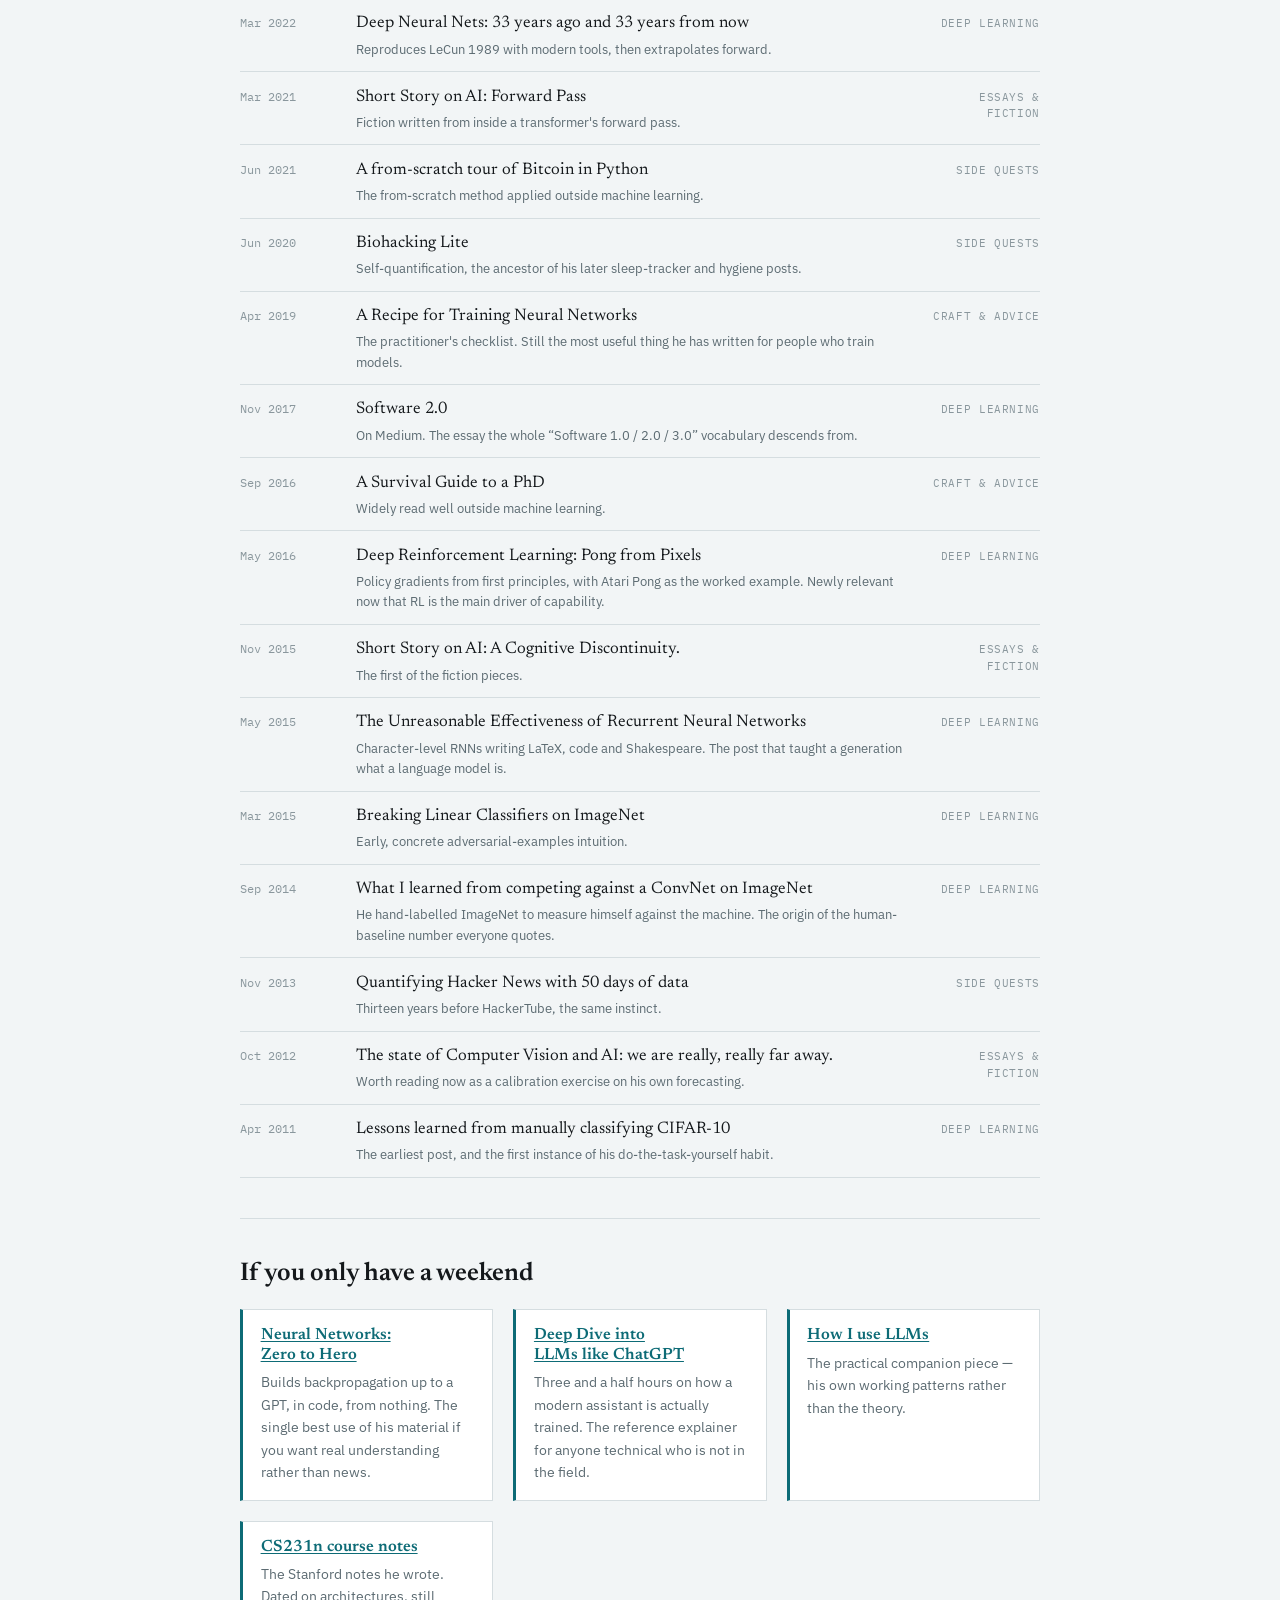
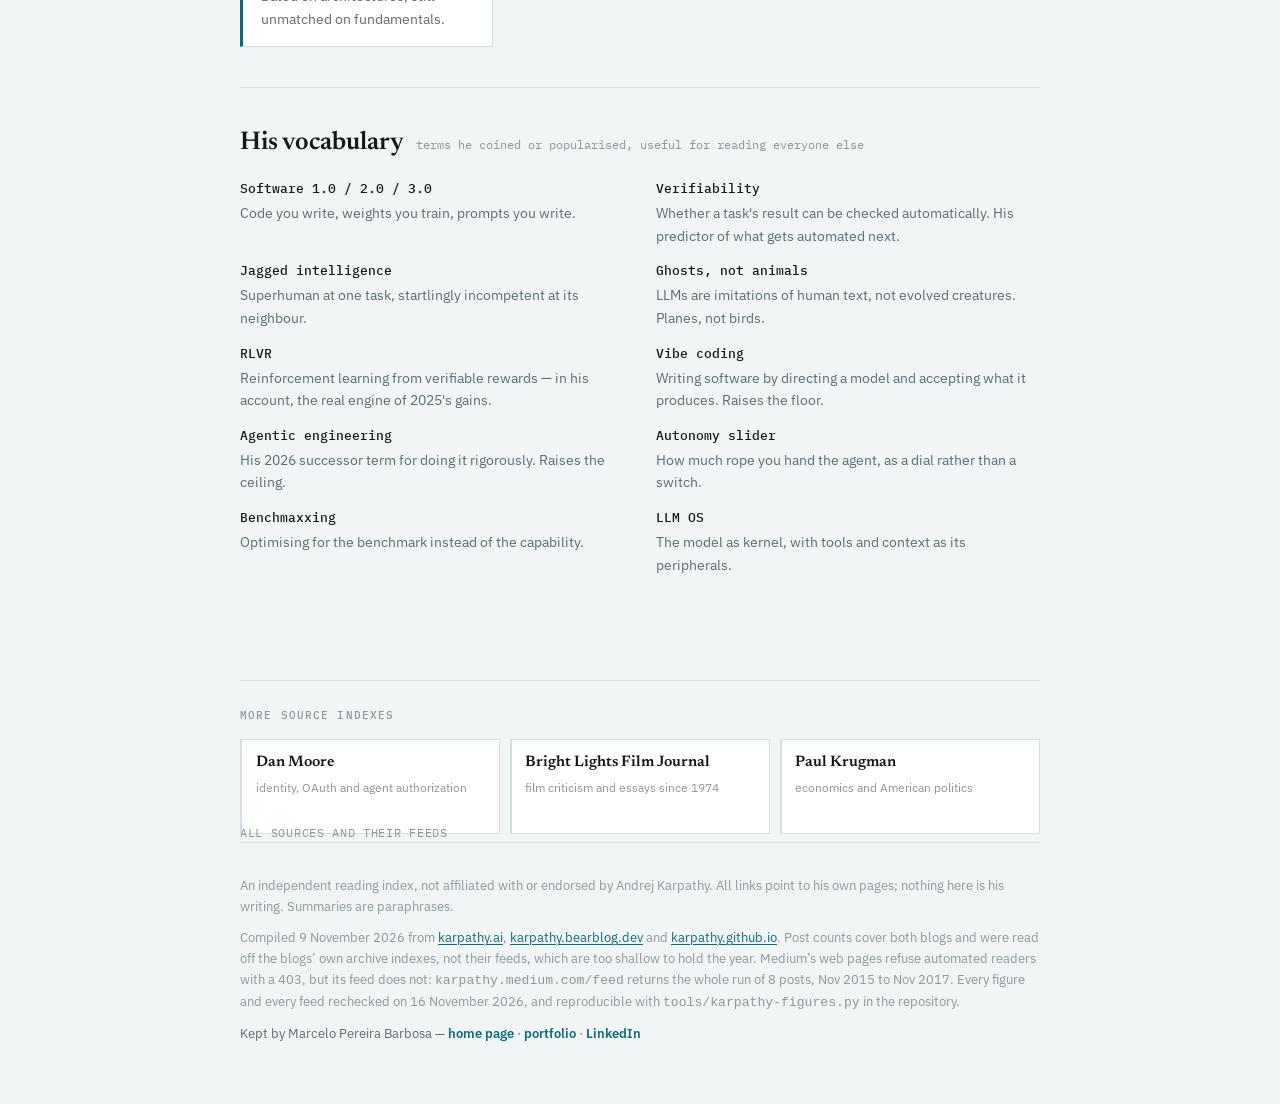
<file: docs/karpathy.html>
<!doctype html>
<html lang="en">
<head>
<meta charset="utf-8">
<meta name="viewport" content="width=device-width, initial-scale=1, viewport-fit=cover">
<link rel="preconnect" href="https://fonts.googleapis.com">
<link rel="preconnect" href="https://fonts.gstatic.com" crossorigin>
<title>Andrej Karpathy source index · Updating</title>
<meta name="description" content="An independent reading index of Andrej Karpathy's canonical articles, current subjects, publishing cadence and which of his channels are worth subscribing to.">
<meta name="author" content="Marcelo Pereira Barbosa">
<meta property="article:modified_time" content="2026-11-16">
<meta property="article:author" content="Marcelo Pereira Barbosa">
<meta name="robots" content="index,follow">
<link rel="canonical" href="https://mpbarbosa.github.io/updating/karpathy.html">
<meta property="og:type" content="article">
<meta property="og:title" content="Andrej Karpathy source index">
<meta property="og:description" content="An independent reading index of Andrej Karpathy's writing: canonical articles, current subjects, publishing cadence and feed URLs.">
<meta property="og:url" content="https://mpbarbosa.github.io/updating/karpathy.html">
<meta property="og:site_name" content="Updating">
<meta property="og:locale" content="en_US">
<meta property="og:image" content="https://mpbarbosa.github.io/updating/og/karpathy.png">
<meta property="og:image:width" content="1200">
<meta property="og:image:height" content="630">
<meta property="og:image:alt" content="Andrej Karpathy — source index on Updating">
<meta name="twitter:card" content="summary_large_image">
<meta name="twitter:image" content="https://mpbarbosa.github.io/updating/og/karpathy.png">
<meta name="twitter:image:alt" content="Andrej Karpathy — source index on Updating">
<!-- Installable: manifest, icons and the iOS standalone metas -->
<link rel="manifest" href="manifest.webmanifest">
<meta name="theme-color" content="#0f6cbd" media="(prefers-color-scheme: light)">
<meta name="theme-color" content="#1e1e1e" media="(prefers-color-scheme: dark)">
<link rel="icon" href="favicon.svg" type="image/svg+xml">
<link rel="apple-touch-icon" href="icon-192.png">
<meta name="mobile-web-app-capable" content="yes">
<meta name="apple-mobile-web-app-capable" content="yes">
<meta name="apple-mobile-web-app-status-bar-style" content="default">
<meta name="apple-mobile-web-app-title" content="Updating">
<link rel="stylesheet" href="https://fonts.googleapis.com/css2?family=Newsreader:ital,opsz,wght@0,6..72,400;0,6..72,600;1,6..72,400&family=IBM+Plex+Mono:wght@400;500&family=IBM+Plex+Sans:wght@400;500;600&display=swap">
<link rel="stylesheet" href="style.css">
<script type="application/ld+json">
{
  "@context": "https://schema.org",
  "@graph": [
    {
      "@type": "Person",
      "@id": "https://mpbarbosa.github.io/updating/#author",
      "name": "Marcelo Pereira Barbosa",
      "url": "https://www.mpbarbosa.com",
      "sameAs": [
        "https://github.com/mpbarbosa",
        "https://www.linkedin.com/in/mpbarbosa"
      ]
    },
    {
      "@type": "WebSite",
      "@id": "https://mpbarbosa.github.io/updating/#website",
      "url": "https://mpbarbosa.github.io/updating/",
      "name": "Updating",
      "alternateName": "Updating — source indexes",
      "description": "Independent reading indexes of the people and publications worth following: what each one publishes, how often, and which feeds are worth subscribing to.",
      "inLanguage": "en",
      "publisher": {
        "@id": "https://mpbarbosa.github.io/updating/#author"
      },
      "license": "https://github.com/mpbarbosa/updating/blob/main/LICENSE"
    },
    {
      "@type": "Article",
      "@id": "https://mpbarbosa.github.io/updating/karpathy.html#article",
      "headline": "Andrej Karpathy source index",
      "alternativeHeadline": "Andrej Karpathy source index · Updating",
      "description": "An independent reading index of Andrej Karpathy's canonical articles, current subjects, publishing cadence and which of his channels are worth subscribing to.",
      "url": "https://mpbarbosa.github.io/updating/karpathy.html",
      "mainEntityOfPage": {
        "@type": "WebPage",
        "@id": "https://mpbarbosa.github.io/updating/karpathy.html#webpage"
      },
      "isPartOf": {
        "@id": "https://mpbarbosa.github.io/updating/#website"
      },
      "author": {
        "@id": "https://mpbarbosa.github.io/updating/#author"
      },
      "publisher": {
        "@id": "https://mpbarbosa.github.io/updating/#author"
      },
      "inLanguage": "en",
      "genre": "Media criticism",
      "datePublished": "2026-11-11",
      "dateModified": "2026-11-16",
      "keywords": "Andrej Karpathy, blog, RSS feed, deep learning, LLM, neural networks",
      "about": {
        "@type": "Person",
        "name": "Andrej Karpathy",
        "url": "https://karpathy.bearblog.dev/",
        "description": "Deep learning researcher and educator writing on neural networks, LLMs and software.",
        "sameAs": [
          "https://karpathy.bearblog.dev/",
          "https://karpathy.github.io/",
          "https://github.com/karpathy"
        ]
      },
      "image": {
        "@type": "ImageObject",
        "url": "https://mpbarbosa.github.io/updating/og/karpathy.png",
        "width": 1200,
        "height": 630
      },
      "isAccessibleForFree": true
    },
    {
      "@type": "WebPage",
      "@id": "https://mpbarbosa.github.io/updating/karpathy.html#webpage",
      "url": "https://mpbarbosa.github.io/updating/karpathy.html",
      "name": "Andrej Karpathy source index · Updating",
      "isPartOf": {
        "@id": "https://mpbarbosa.github.io/updating/#website"
      },
      "inLanguage": "en",
      "dateModified": "2026-11-16",
      "primaryImageOfPage": {
        "@type": "ImageObject",
        "url": "https://mpbarbosa.github.io/updating/og/karpathy.png"
      }
    },
    {
      "@type": "BreadcrumbList",
      "itemListElement": [
        {
          "@type": "ListItem",
          "position": 1,
          "name": "Updating",
          "item": "https://mpbarbosa.github.io/updating/"
        },
        {
          "@type": "ListItem",
          "position": 2,
          "name": "All sources",
          "item": "https://mpbarbosa.github.io/updating/sources.html"
        },
        {
          "@type": "ListItem",
          "position": 3,
          "name": "Andrej Karpathy",
          "item": "https://mpbarbosa.github.io/updating/karpathy.html"
        }
      ]
    }
  ]
}
</script>
</head>
<body>
<div class="wrap">
  <nav class="backnav" aria-label="Breadcrumb">
    <ol>
      <li><a href="./">Updating</a></li>
      <li><a href="sources.html">All sources</a></li>
      <li><span aria-current="page">Andrej Karpathy</span></li>
    </ol>
  </nav>
  <header class="masthead">
    <p class="eyebrow">Unofficial source index &middot; compiled 9 Nov, rechecked 16 Nov 2026</p>
    <h1>Andrej Karpathy</h1>
    <p class="lede">What he has written, what he is thinking about now, and which of his channels are actually worth subscribing to.</p>
    <p class="tagline">&ldquo;I like to train deep neural nets on large datasets&rdquo; &mdash; <a href="https://karpathy.ai/">karpathy.ai</a></p>
  </header>

  <section>
    <div class="sec-head">
      <h2>Where to follow him</h2>
      <p class="note">feeds verified 16 Nov 2026</p>
    </div>
    <div class="tablewrap">
      <table>
        <thead>
          <tr><th scope="col">Channel</th><th scope="col">State</th><th scope="col">Feed / URL</th></tr>
        </thead>
        <tbody>
          <tr>
            <td class="ch"><a href="https://karpathy.bearblog.dev/blog/">Bear blog</a></td>
            <td><span class="pill live">primary</span></td>
            <td class="feed">karpathy.bearblog.dev/feed/</td>
          </tr>
          <tr>
            <td class="ch"><a href="https://karpathy.github.io/">karpathy.github.io</a></td>
            <td><span class="pill live">active</span></td>
            <td class="feed">karpathy.github.io/feed.xml</td>
          </tr>
          <tr>
            <td class="ch"><a href="https://github.com/karpathy">GitHub</a></td>
            <td><span class="pill slow">pushing, but no feed</span></td>
            <td class="feed">github.com/karpathy.atom &mdash; a valid feed with zero entries, stamped 2018. Watch one repository instead: github.com/karpathy/<em>repo</em>/commits/master.atom</td>
          </tr>
          <tr>
            <td class="ch"><a href="https://www.youtube.com/@AndrejKarpathy">YouTube</a></td>
            <td><span class="pill off">high value, dormant</span></td>
            <td class="feed">youtube.com/feeds/videos.xml?channel_id=UCXUPKJO5MZQN11PqgIvyuvQ &mdash; 15 videos, newest 27 Feb 2025</td>
          </tr>
          <tr>
            <td class="ch"><a href="https://x.com/karpathy">X</a></td>
            <td><span class="pill slow">noisy</span></td>
            <td class="feed">x.com/karpathy &mdash; no feed</td>
          </tr>
          <tr>
            <td class="ch"><a href="https://karpathy.ai/">karpathy.ai</a></td>
            <td><span class="pill off">hub only</span></td>
            <td class="feed">static page, no feed, self-described as partly outdated</td>
          </tr>
          <tr>
            <td class="ch"><a href="https://karpathy.medium.com/">Medium</a></td>
            <td><span class="pill off">archive, readable</span></td>
            <td class="feed">karpathy.medium.com/feed &mdash; the site answers 403, the feed answers 200: all 8 posts, ending with <em>Software 2.0</em> in Nov 2017</td>
          </tr>
        </tbody>
      </table>
    </div>
    <div class="caveat" style="margin-top:1.75rem">
      <p class="k">Both blog feeds are ten items deep</p>
      <p>At his rate that is years of cover on one blog and months on the other, so for reading him they are enough. They are not enough to <em>count</em> him: the eleven posts of 2025 below were read off the Bear blog&rsquo;s own archive index, and all three from March 2025 have already dropped out of its feed. If you want the full list, the index at <a href="https://karpathy.bearblog.dev/blog/">karpathy.bearblog.dev/blog/</a> carries every post; the feed does not.</p>
      <p>Two of the channels above answer <code>200</code> to a feed-shaped URL and return a web page: <code>karpathy.ai/feed.xml</code> and <code>x.com/karpathy/rss</code> both serve <code>text/html</code>. A reader that trusts the status code will show them as live and empty forever. Check the content type, not the status.</p>
    </div>
  </section>

  <section>
    <div class="sec-head">
      <h2>Publishing cadence</h2>
      <p class="note">both blogs, Jan 2025 &ndash; Nov 2026</p>
    </div>
    <div class="stats">
      <div class="stat"><div class="n">11</div><div class="k">posts in 2025</div></div>
      <div class="stat"><div class="n">3</div><div class="k">posts in 2026</div></div>
      <div class="stat"><div class="n">6 mo</div><div class="k">longest 2026 gap</div></div>
      <div class="stat"><div class="n">16 d</div><div class="k">since last post</div></div>
    </div>
    <div class="chart" role="img" aria-label="Monthly post counts from January 2025 to November 2026. 2025: three posts in March, two in April, one in October, two in November, three in December. 2026: one in February, one in April, one in October.">
      <div class="bars">
        <div class="z"></div><div class="z"></div><div class="b3"></div><div class="b2"></div><div class="z"></div><div class="z"></div><div class="z"></div><div class="z"></div><div class="z"></div><div class="b1"></div><div class="b2"></div><div class="b3"></div>
        <div class="z"></div><div class="b1"></div><div class="z"></div><div class="b1"></div><div class="z"></div><div class="z"></div><div class="z"></div><div class="z"></div><div class="z"></div><div class="b1"></div><div class="z"></div>
      </div>
    </div>
    <div class="xaxis"><span>2025</span><span>2026</span></div>
    <p class="chart-cap">Output thinned sharply this year: eleven posts in 2025, three in 2026, with nothing at all between 30 April and 31 October. He is worth subscribing to, but he will not tell you what happened this week.</p>
  </section>

  <section>
    <div class="sec-head">
      <h2>What he is thinking about now</h2>
      <p class="note">most recent subjects, newest first</p>
    </div>
    <div class="posts">
      <article class="post">
        <p class="when">31 Oct 2026</p>
        <div class="body">
          <h3><a href="https://karpathy.bearblog.dev/hacker-tube/">HackerTube</a></h3>
          <p>A build log. He made a YouTube-style site of every video recommended in Hacker News comments &mdash; roughly 40,000 comments filtered down to 6,454 videos spanning 2007&ndash;2026 across 150 topics &mdash; in about two hours, with an agent doing the filtering. Recommendations run without accounts, state kept in the browser session.</p>
          <div class="terms"><span>agentic build log</span><span>ForYou without accounts</span></div>
        </div>
      </article>
      <article class="post">
        <p class="when">30 Apr 2026</p>
        <div class="body">
          <h3><a href="https://karpathy.bearblog.dev/sequoia-ascent-2026/">Sequoia Ascent 2026 summary</a></h3>
          <p>A cleaned transcript and summary of his fireside chat with Stephanie Zhan. The through-line: vibe coding raises the floor, agentic engineering raises the ceiling, and he dates a step change in agentic coding reliability to around December 2025. Includes his formula for where capability spikes appear.</p>
          <div class="terms"><span>Software 3.0</span><span>agentic engineering</span><span>sensors and actuators</span><span>LLM Wiki vs RAG</span></div>
        </div>
      </article>
      <article class="post">
        <p class="when">19 Dec 2025</p>
        <div class="body">
          <h3><a href="https://karpathy.bearblog.dev/year-in-review-2025/">2025 LLM Year in Review</a></h3>
          <p>Six paradigm changes he saw in 2025: RLVR, ghosts versus animals, the Cursor-style app layer, locally running coding agents, vibe coding, and the LLM GUI. His central claim is that most 2025 capability progress came from longer RL runs rather than larger models &mdash; and that the industry has realised nowhere near 10% of what LLMs can do.</p>
          <div class="terms"><span>RLVR</span><span>benchmaxxing</span><span>autonomy slider</span><span>LLM GUI</span></div>
        </div>
      </article>
      <article class="post">
        <p class="when">10 Dec 2025</p>
        <div class="body">
          <h3><a href="https://karpathy.bearblog.dev/auto-grade-hn/">Auto-grading decade-old Hacker News discussions with hindsight</a></h3>
          <p>An &ldquo;HN time capsule&rdquo; that re-reads December 2015 Hacker News threads with ten years of hindsight and grades the commenters &mdash; 31 days, 30 articles each, with prescience awards and a commenter hall of fame. He reports 930 model queries at about $58 and roughly three hours of building.</p>
          <div class="terms"><span>most prescient / most wrong</span><span>cost-and-time disclosure</span></div>
        </div>
      </article>
      <article class="post">
        <p class="when">29 Nov 2025</p>
        <div class="body">
          <h3><a href="https://karpathy.bearblog.dev/the-space-of-minds/">The space of minds</a></h3>
          <p>Animal intelligence is one small point in a vast space of possible minds, and LLMs sit somewhere else in it because different pressures shaped them: imitating human text, RL on problem distributions, and &mdash; the uncomfortable one &mdash; at-scale A/B testing for daily active users, which selects for sycophancy. He calls LLMs humanity's first contact with non-animal intelligence.</p>
          <div class="terms"><span>space of minds</span><span>commercial evolution</span><span>sycophancy as selection</span></div>
        </div>
      </article>
      <article class="post">
        <p class="when">17 Nov 2025</p>
        <div class="body">
          <h3><a href="https://karpathy.bearblog.dev/verifiability/">Verifiability</a></h3>
          <p>The best single predictor of what gets automated is not whether a task can be specified but whether it can be verified, because verifiable tasks can be practised with RL. A usable environment has to be resettable, efficient and rewardable &mdash; which is why maths, code and puzzles race ahead while creative and strategic work lags, and why the frontier is jagged rather than a line.</p>
          <div class="terms"><span>verifiability</span><span>resettable / efficient / rewardable</span><span>jagged frontier</span></div>
        </div>
      </article>
      <article class="post">
        <p class="when">1 Oct 2025</p>
        <div class="body">
          <h3><a href="https://karpathy.bearblog.dev/animals-vs-ghosts/">Animals vs Ghosts</a></h3>
          <p>His reply to Rich Sutton on the Dwarkesh podcast. Animals arrive with billions of years of initialisation baked in &mdash; a baby zebra runs within minutes &mdash; and pretraining is our crude substitute for that, a &ldquo;crappy evolution&rdquo; solving the cold-start problem. The conclusion: frontier research is summoning ghosts, not building animals.</p>
          <div class="terms"><span>ghosts vs animals</span><span>pretraining as evolution</span><span>ghosts:animals :: planes:birds</span></div>
        </div>
      </article>
    </div>
  </section>

  <section>
    <div class="sec-head">
      <h2>The canonical articles</h2>
      <p class="note">karpathy.github.io unless noted</p>
    </div>
    <div class="filters" role="group" aria-label="Filter articles by kind">
      <button type="button" data-f="all" aria-pressed="true">All</button>
      <button type="button" data-f="dl" aria-pressed="false">Deep learning</button>
      <button type="button" data-f="craft" aria-pressed="false">Craft &amp; advice</button>
      <button type="button" data-f="essay" aria-pressed="false">Essays &amp; fiction</button>
      <button type="button" data-f="misc" aria-pressed="false">Side quests</button>
    </div>
    <ul class="canon" id="canon">
      <li data-c="dl"><span class="yr">Feb 2026</span><span class="ttl"><a href="https://karpathy.github.io/2026/02/12/microgpt/">microgpt</a><small>His most recent long-form technical post, and the reason the old blog counts as live again.</small></span><span class="cat">Deep learning</span></li>
      <li data-c="dl"><span class="yr">Mar 2022</span><span class="ttl"><a href="https://karpathy.github.io/2022/03/14/lecun1989/">Deep Neural Nets: 33 years ago and 33 years from now</a><small>Reproduces LeCun 1989 with modern tools, then extrapolates forward.</small></span><span class="cat">Deep learning</span></li>
      <li data-c="essay"><span class="yr">Mar 2021</span><span class="ttl"><a href="https://karpathy.github.io/2021/03/27/forward-pass/">Short Story on AI: Forward Pass</a><small>Fiction written from inside a transformer's forward pass.</small></span><span class="cat">Essays &amp; fiction</span></li>
      <li data-c="misc"><span class="yr">Jun 2021</span><span class="ttl"><a href="https://karpathy.github.io/2021/06/21/blockchain/">A from-scratch tour of Bitcoin in Python</a><small>The from-scratch method applied outside machine learning.</small></span><span class="cat">Side quests</span></li>
      <li data-c="misc"><span class="yr">Jun 2020</span><span class="ttl"><a href="https://karpathy.github.io/2020/06/11/biohacking-lite/">Biohacking Lite</a><small>Self-quantification, the ancestor of his later sleep-tracker and hygiene posts.</small></span><span class="cat">Side quests</span></li>
      <li data-c="craft"><span class="yr">Apr 2019</span><span class="ttl"><a href="https://karpathy.github.io/2019/04/25/recipe/">A Recipe for Training Neural Networks</a><small>The practitioner's checklist. Still the most useful thing he has written for people who train models.</small></span><span class="cat">Craft &amp; advice</span></li>
      <li data-c="dl"><span class="yr">Nov 2017</span><span class="ttl"><a href="https://karpathy.medium.com/software-2-0-a64152b37c35">Software 2.0</a><small>On Medium. The essay the whole &ldquo;Software 1.0 / 2.0 / 3.0&rdquo; vocabulary descends from.</small></span><span class="cat">Deep learning</span></li>
      <li data-c="craft"><span class="yr">Sep 2016</span><span class="ttl"><a href="https://karpathy.github.io/2016/09/07/phd/">A Survival Guide to a PhD</a><small>Widely read well outside machine learning.</small></span><span class="cat">Craft &amp; advice</span></li>
      <li data-c="dl"><span class="yr">May 2016</span><span class="ttl"><a href="https://karpathy.github.io/2016/05/31/rl/">Deep Reinforcement Learning: Pong from Pixels</a><small>Policy gradients from first principles, with Atari Pong as the worked example. Newly relevant now that RL is the main driver of capability.</small></span><span class="cat">Deep learning</span></li>
      <li data-c="essay"><span class="yr">Nov 2015</span><span class="ttl"><a href="https://karpathy.github.io/2015/11/14/ai/">Short Story on AI: A Cognitive Discontinuity.</a><small>The first of the fiction pieces.</small></span><span class="cat">Essays &amp; fiction</span></li>
      <li data-c="dl"><span class="yr">May 2015</span><span class="ttl"><a href="https://karpathy.github.io/2015/05/21/rnn-effectiveness/">The Unreasonable Effectiveness of Recurrent Neural Networks</a><small>Character-level RNNs writing LaTeX, code and Shakespeare. The post that taught a generation what a language model is.</small></span><span class="cat">Deep learning</span></li>
      <li data-c="dl"><span class="yr">Mar 2015</span><span class="ttl"><a href="https://karpathy.github.io/2015/03/30/breaking-convnets/">Breaking Linear Classifiers on ImageNet</a><small>Early, concrete adversarial-examples intuition.</small></span><span class="cat">Deep learning</span></li>
      <li data-c="dl"><span class="yr">Sep 2014</span><span class="ttl"><a href="https://karpathy.github.io/2014/09/02/what-i-learned-from-competing-against-a-convnet-on-imagenet/">What I learned from competing against a ConvNet on ImageNet</a><small>He hand-labelled ImageNet to measure himself against the machine. The origin of the human-baseline number everyone quotes.</small></span><span class="cat">Deep learning</span></li>
      <li data-c="misc"><span class="yr">Nov 2013</span><span class="ttl"><a href="https://karpathy.github.io/2013/11/27/quantifying-hacker-news/">Quantifying Hacker News with 50 days of data</a><small>Thirteen years before HackerTube, the same instinct.</small></span><span class="cat">Side quests</span></li>
      <li data-c="essay"><span class="yr">Oct 2012</span><span class="ttl"><a href="https://karpathy.github.io/2012/10/22/state-of-computer-vision/">The state of Computer Vision and AI: we are really, really far away.</a><small>Worth reading now as a calibration exercise on his own forecasting.</small></span><span class="cat">Essays &amp; fiction</span></li>
      <li data-c="dl"><span class="yr">Apr 2011</span><span class="ttl"><a href="https://karpathy.github.io/2011/04/27/manually-classifying-cifar10/">Lessons learned from manually classifying CIFAR-10</a><small>The earliest post, and the first instance of his do-the-task-yourself habit.</small></span><span class="cat">Deep learning</span></li>
    </ul>
  </section>

  <section>
    <div class="sec-head"><h2>If you only have a weekend</h2></div>
    <div class="watch">
      <div>
        <h3><a href="https://www.youtube.com/playlist?list=PLAqhIrjkxbuWI23v9cThsA9GvCAUhRvKZ">Neural Networks: Zero to Hero</a></h3>
        <p>Builds backpropagation up to a GPT, in code, from nothing. The single best use of his material if you want real understanding rather than news.</p>
      </div>
      <div>
        <h3><a href="https://www.youtube.com/watch?v=7xTGNNLPyMI">Deep Dive into LLMs like ChatGPT</a></h3>
        <p>Three and a half hours on how a modern assistant is actually trained. The reference explainer for anyone technical who is not in the field.</p>
      </div>
      <div>
        <h3><a href="https://www.youtube.com/watch?v=EWvNQjAaOHw">How I use LLMs</a></h3>
        <p>The practical companion piece &mdash; his own working patterns rather than the theory.</p>
      </div>
      <div>
        <h3><a href="https://cs231n.github.io/">CS231n course notes</a></h3>
        <p>The Stanford notes he wrote. Dated on architectures, still unmatched on fundamentals.</p>
      </div>
    </div>
  </section>

  <section>
    <div class="sec-head">
      <h2>His vocabulary</h2>
      <p class="note">terms he coined or popularised, useful for reading everyone else</p>
    </div>
    <dl class="gloss">
      <div><dt>Software 1.0 / 2.0 / 3.0</dt><dd>Code you write, weights you train, prompts you write.</dd></div>
      <div><dt>Verifiability</dt><dd>Whether a task's result can be checked automatically. His predictor of what gets automated next.</dd></div>
      <div><dt>Jagged intelligence</dt><dd>Superhuman at one task, startlingly incompetent at its neighbour.</dd></div>
      <div><dt>Ghosts, not animals</dt><dd>LLMs are imitations of human text, not evolved creatures. Planes, not birds.</dd></div>
      <div><dt>RLVR</dt><dd>Reinforcement learning from verifiable rewards &mdash; in his account, the real engine of 2025's gains.</dd></div>
      <div><dt>Vibe coding</dt><dd>Writing software by directing a model and accepting what it produces. Raises the floor.</dd></div>
      <div><dt>Agentic engineering</dt><dd>His 2026 successor term for doing it rigorously. Raises the ceiling.</dd></div>
      <div><dt>Autonomy slider</dt><dd>How much rope you hand the agent, as a dial rather than a switch.</dd></div>
      <div><dt>Benchmaxxing</dt><dd>Optimising for the benchmark instead of the capability.</dd></div>
      <div><dt>LLM OS</dt><dd>The model as kernel, with tools and context as its peripherals.</dd></div>
    </dl>
  </section>

  <nav class="siblings" aria-labelledby="more-indexes">
    <h2 id="more-indexes">More source indexes</h2>
    <ul>
      <li><a href="dan-moore.html"><b>Dan Moore</b><span>identity, OAuth and agent authorization</span></a></li>
      <li><a href="brightlights.html"><b>Bright Lights Film Journal</b><span>film criticism and essays since 1974</span></a></li>
      <li><a href="krugman.html"><b>Paul Krugman</b><span>economics and American politics</span></a></li>
    </ul>
    <p class="all"><a href="sources.html">All sources and their feeds</a></p>
  </nav>

  <footer>
    <p>An independent reading index, not affiliated with or endorsed by Andrej Karpathy. All links point to his own pages; nothing here is his writing. Summaries are paraphrases.</p>
    <p>Compiled 9 November 2026 from <a href="https://karpathy.ai/">karpathy.ai</a>, <a href="https://karpathy.bearblog.dev/blog/">karpathy.bearblog.dev</a> and <a href="https://karpathy.github.io/">karpathy.github.io</a>. Post counts cover both blogs and were read off the blogs&rsquo; own archive indexes, not their feeds, which are too shallow to hold the year. Medium&rsquo;s web pages refuse automated readers with a 403, but its feed does not: <code>karpathy.medium.com/feed</code> returns the whole run of 8 posts, Nov 2015 to Nov 2017. Every figure and every feed rechecked on 16 November 2026, and reproducible with <code>tools/karpathy-figures.py</code> in the repository.</p>
    <p class="me">Kept by Marcelo Pereira Barbosa &mdash;
      <a href="https://www.mpbarbosa.com" rel="me">home page</a> &middot;
      <a href="https://github.com/mpbarbosa" rel="me">portfolio</a> &middot;
      <a href="https://www.linkedin.com/in/mpbarbosa" rel="me noopener">LinkedIn</a></p>
  </footer>
</div>

<script>
  (function () {
    var btns = Array.prototype.slice.call(document.querySelectorAll('.filters button'));
    var items = Array.prototype.slice.call(document.querySelectorAll('#canon li'));
    btns.forEach(function (b) {
      b.addEventListener('click', function () {
        var f = b.getAttribute('data-f');
        btns.forEach(function (o) { o.setAttribute('aria-pressed', String(o === b)); });
        items.forEach(function (li) {
          li.hidden = !(f === 'all' || li.getAttribute('data-c') === f);
        });
      });
    });
  })();
</script>
<script>
/* Register the service worker: it takes the whole site offline and is what
   makes the site installable. Nothing here is required for the page to work —
   every failure path is silent and leaves an ordinary web page behind. */
(function () {
  "use strict";
  if (!("serviceWorker" in navigator)) return;
  window.addEventListener("load", function () {
    navigator.serviceWorker.register("service-worker.js").then(function (reg) {
      reg.addEventListener("updatefound", function () {
        var next = reg.installing;
        if (!next) return;
        next.addEventListener("statechange", function () {
          /* A new version is ready. Activate it, but do not reload the page:
             pages are served network-first, so what is on screen is already
             current, and nobody wants a page to jump while they are reading. */
          if (next.state === "installed" && navigator.serviceWorker.controller) {
            next.postMessage({ type: "SKIP_WAITING" });
          }
        });
      });
    }).catch(function () { /* offline, unsupported, or blocked — no matter */ });
  });
})();
</script>
</body>
</html>
</file>
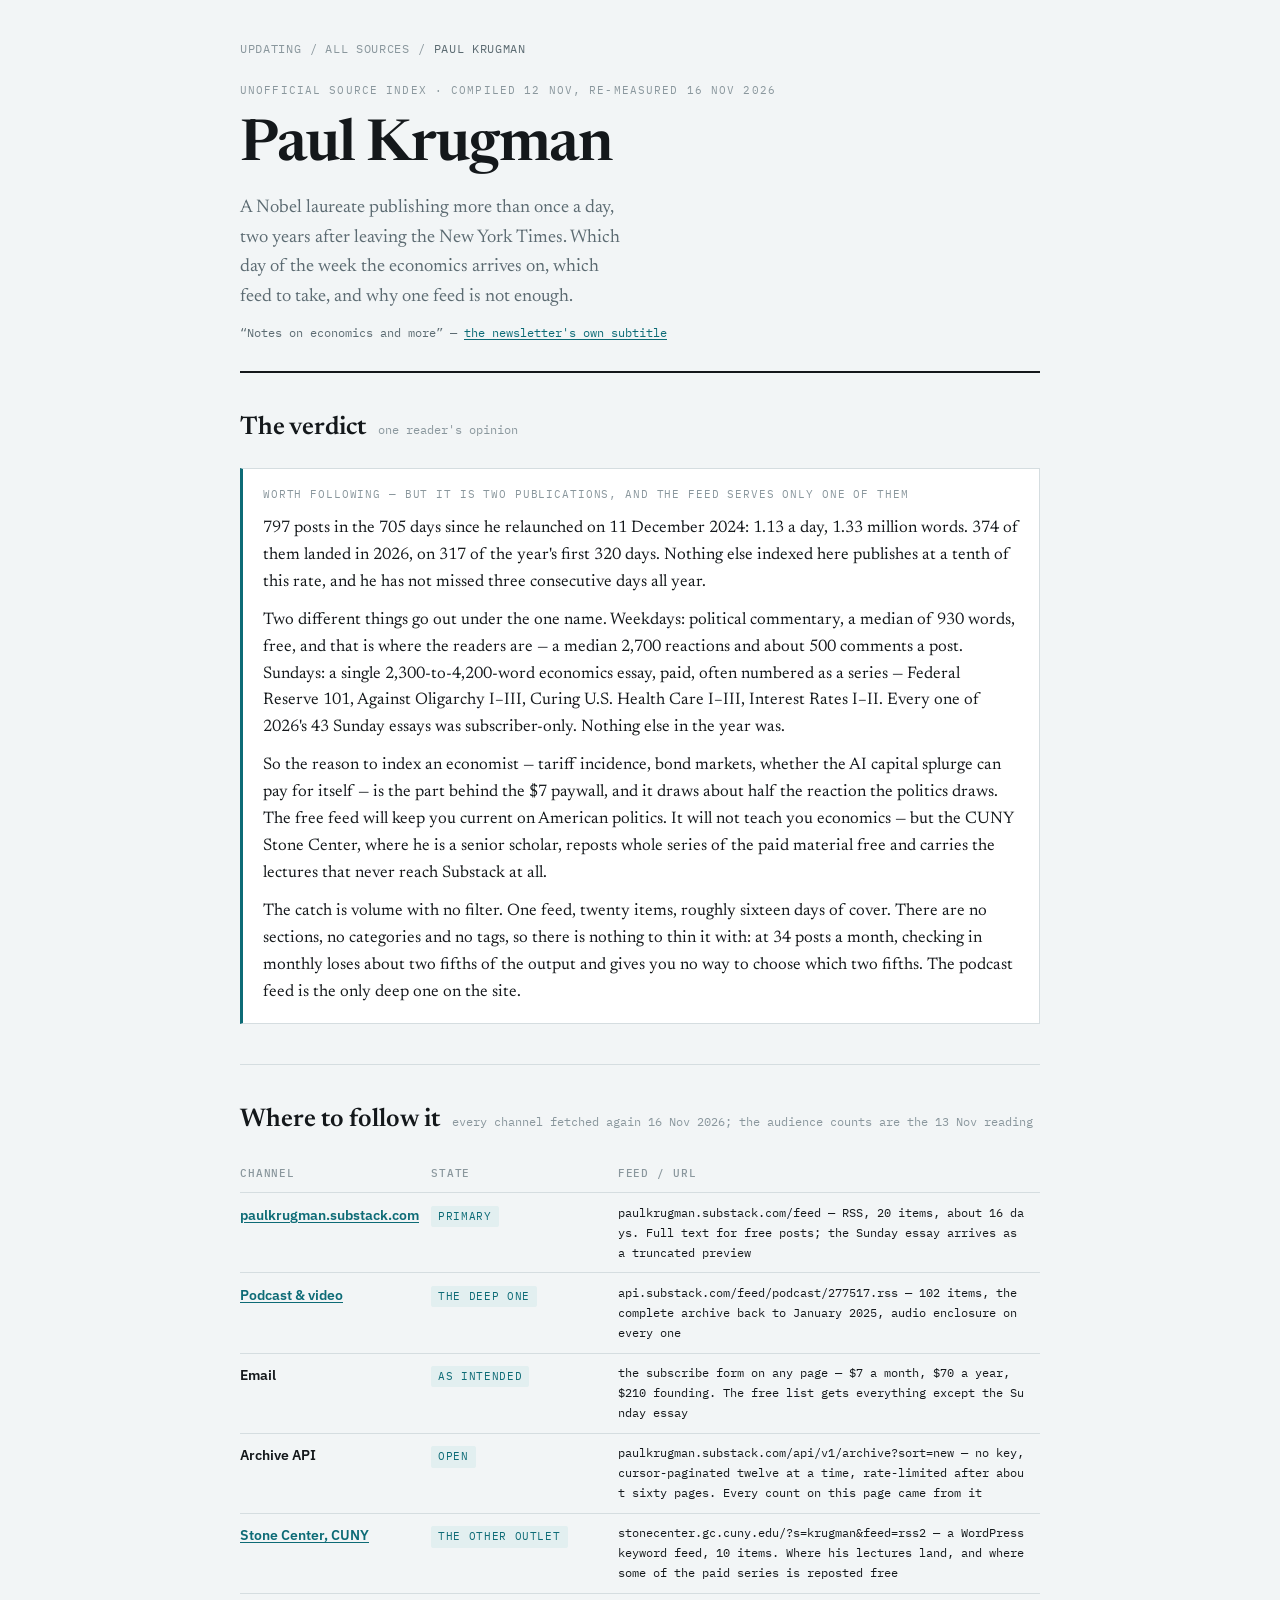
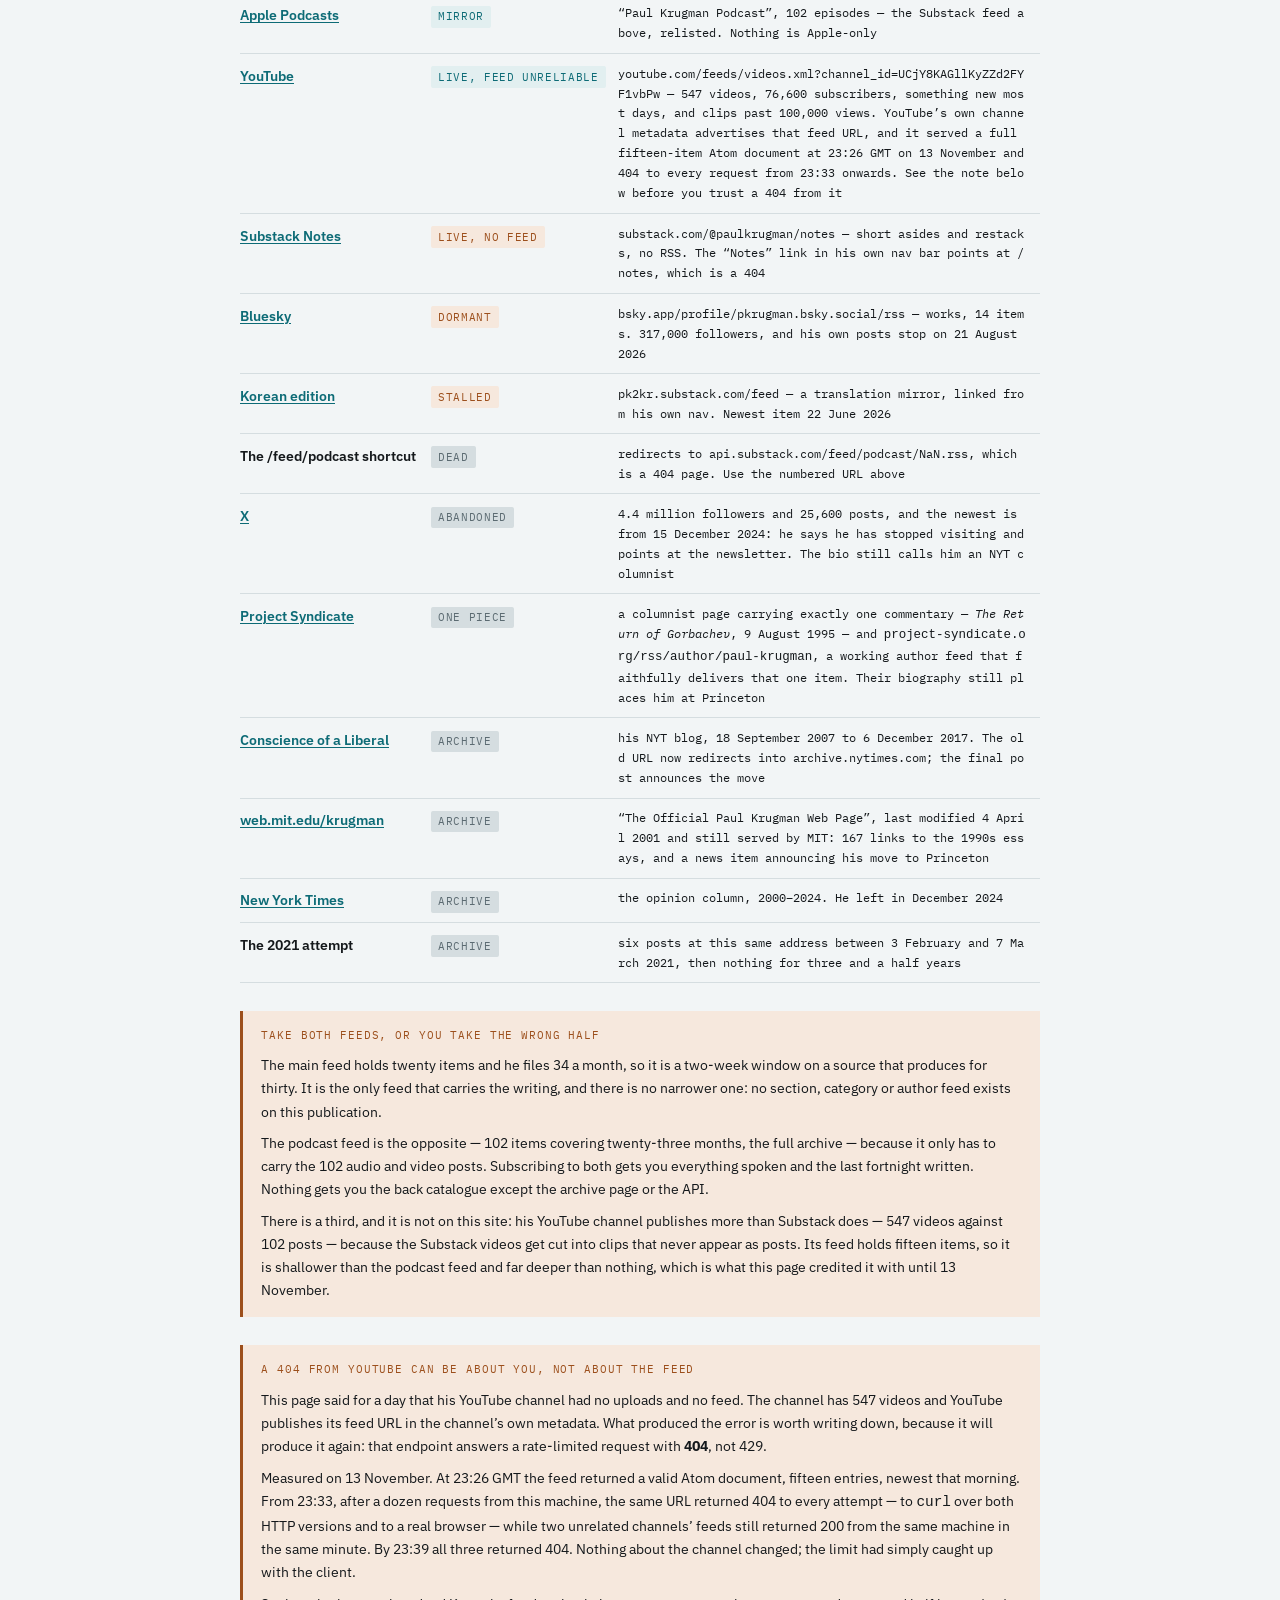
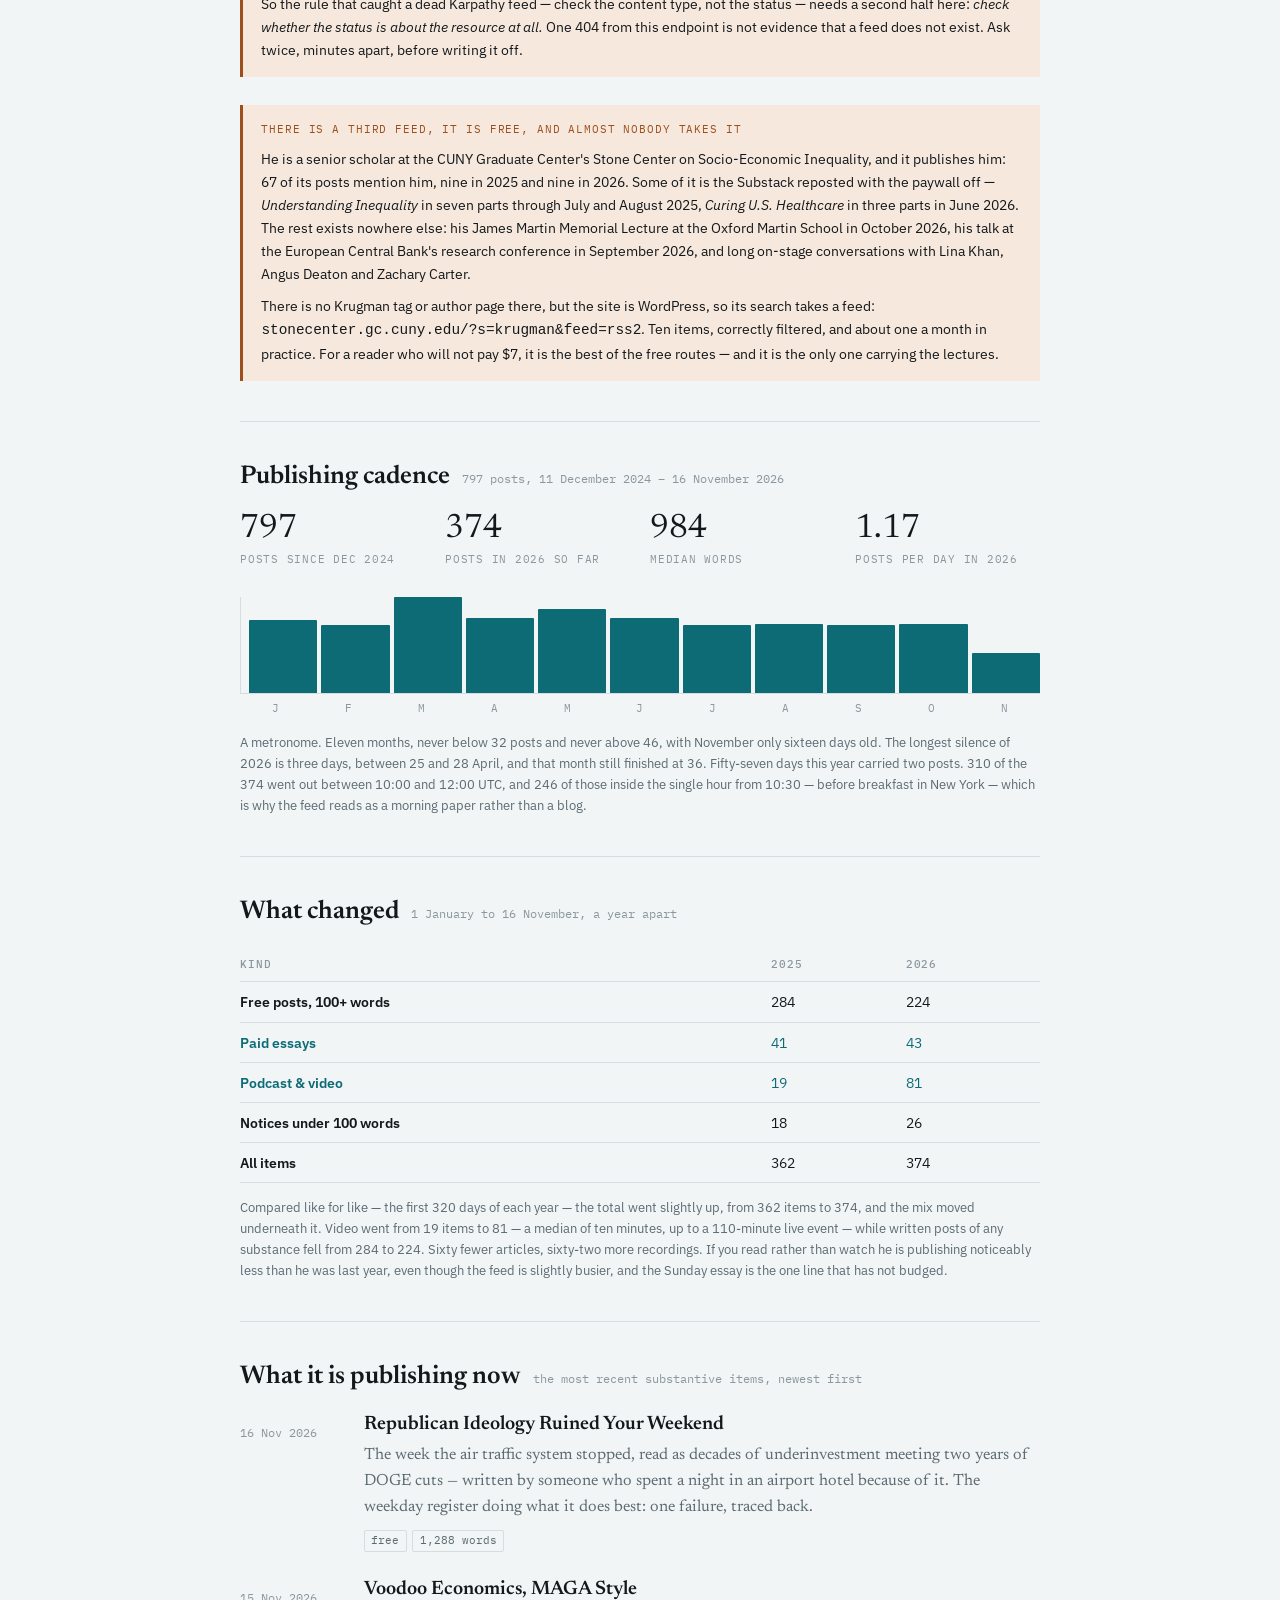
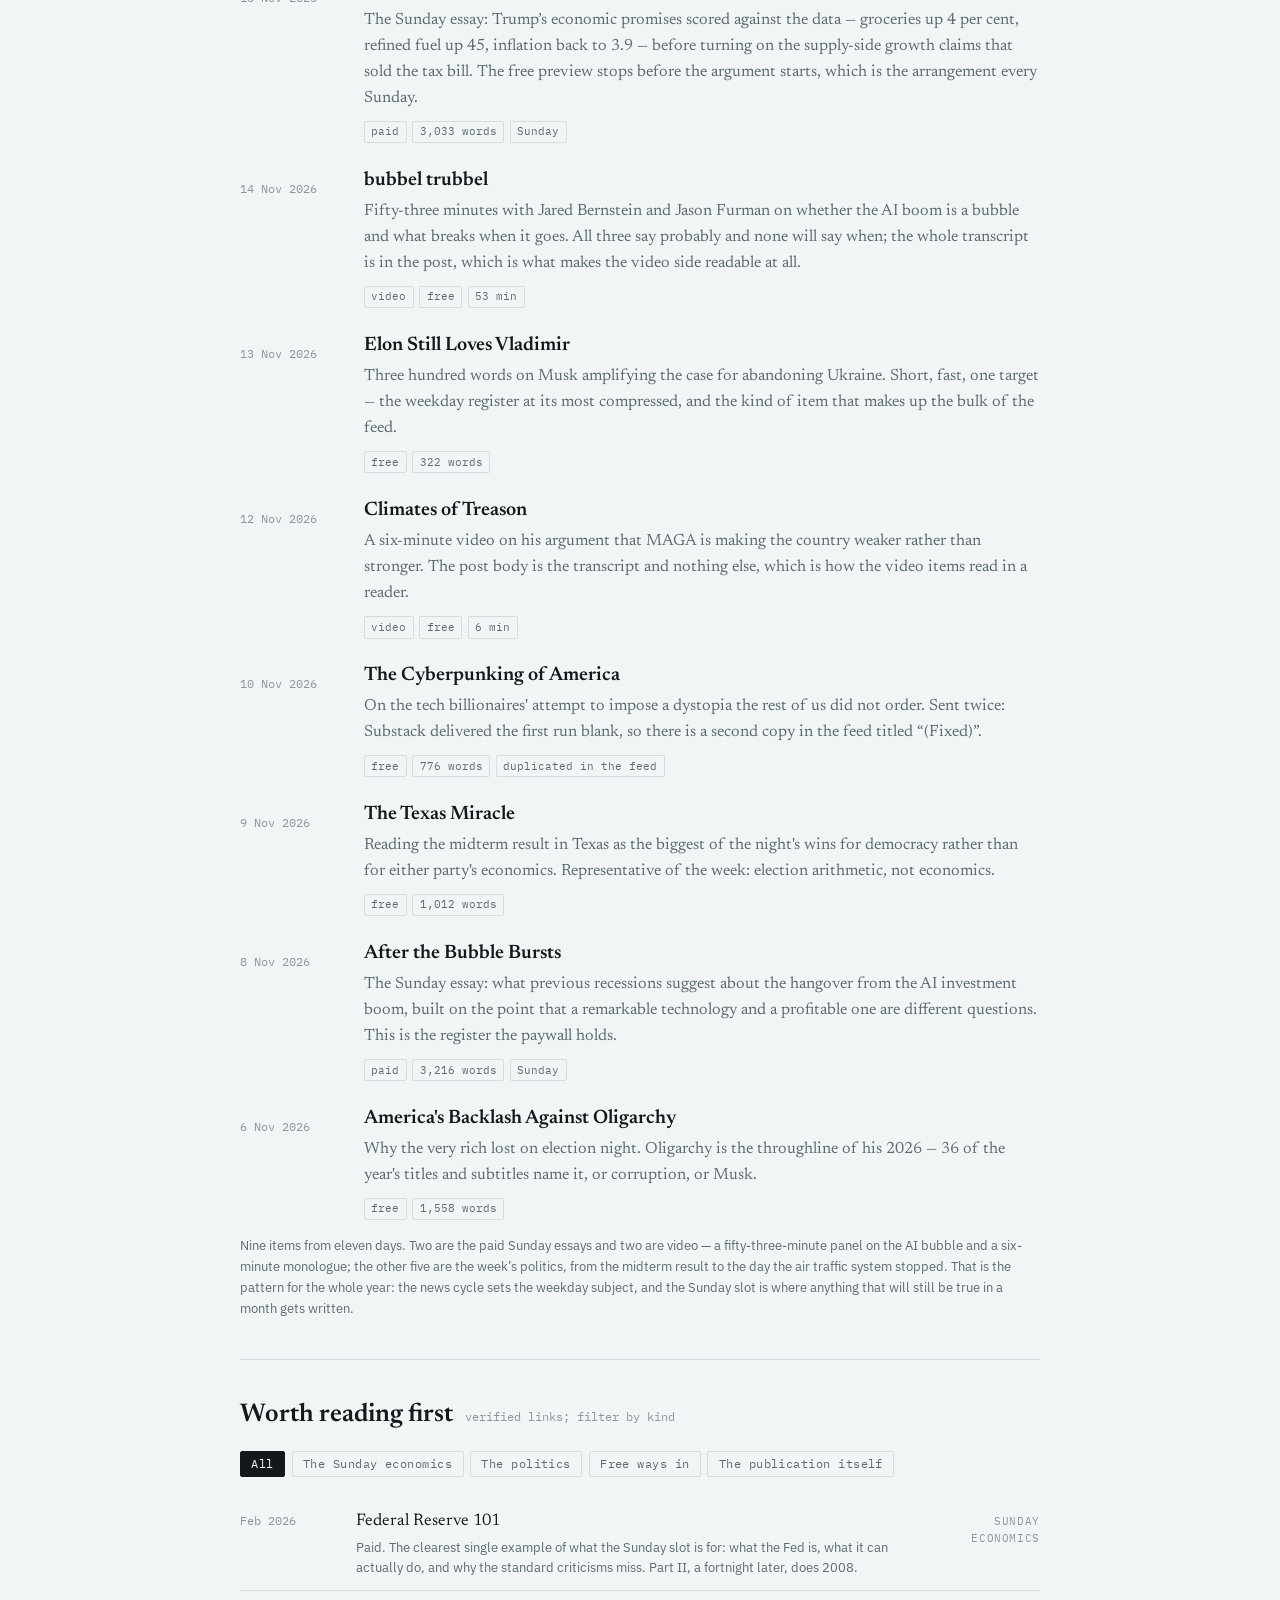
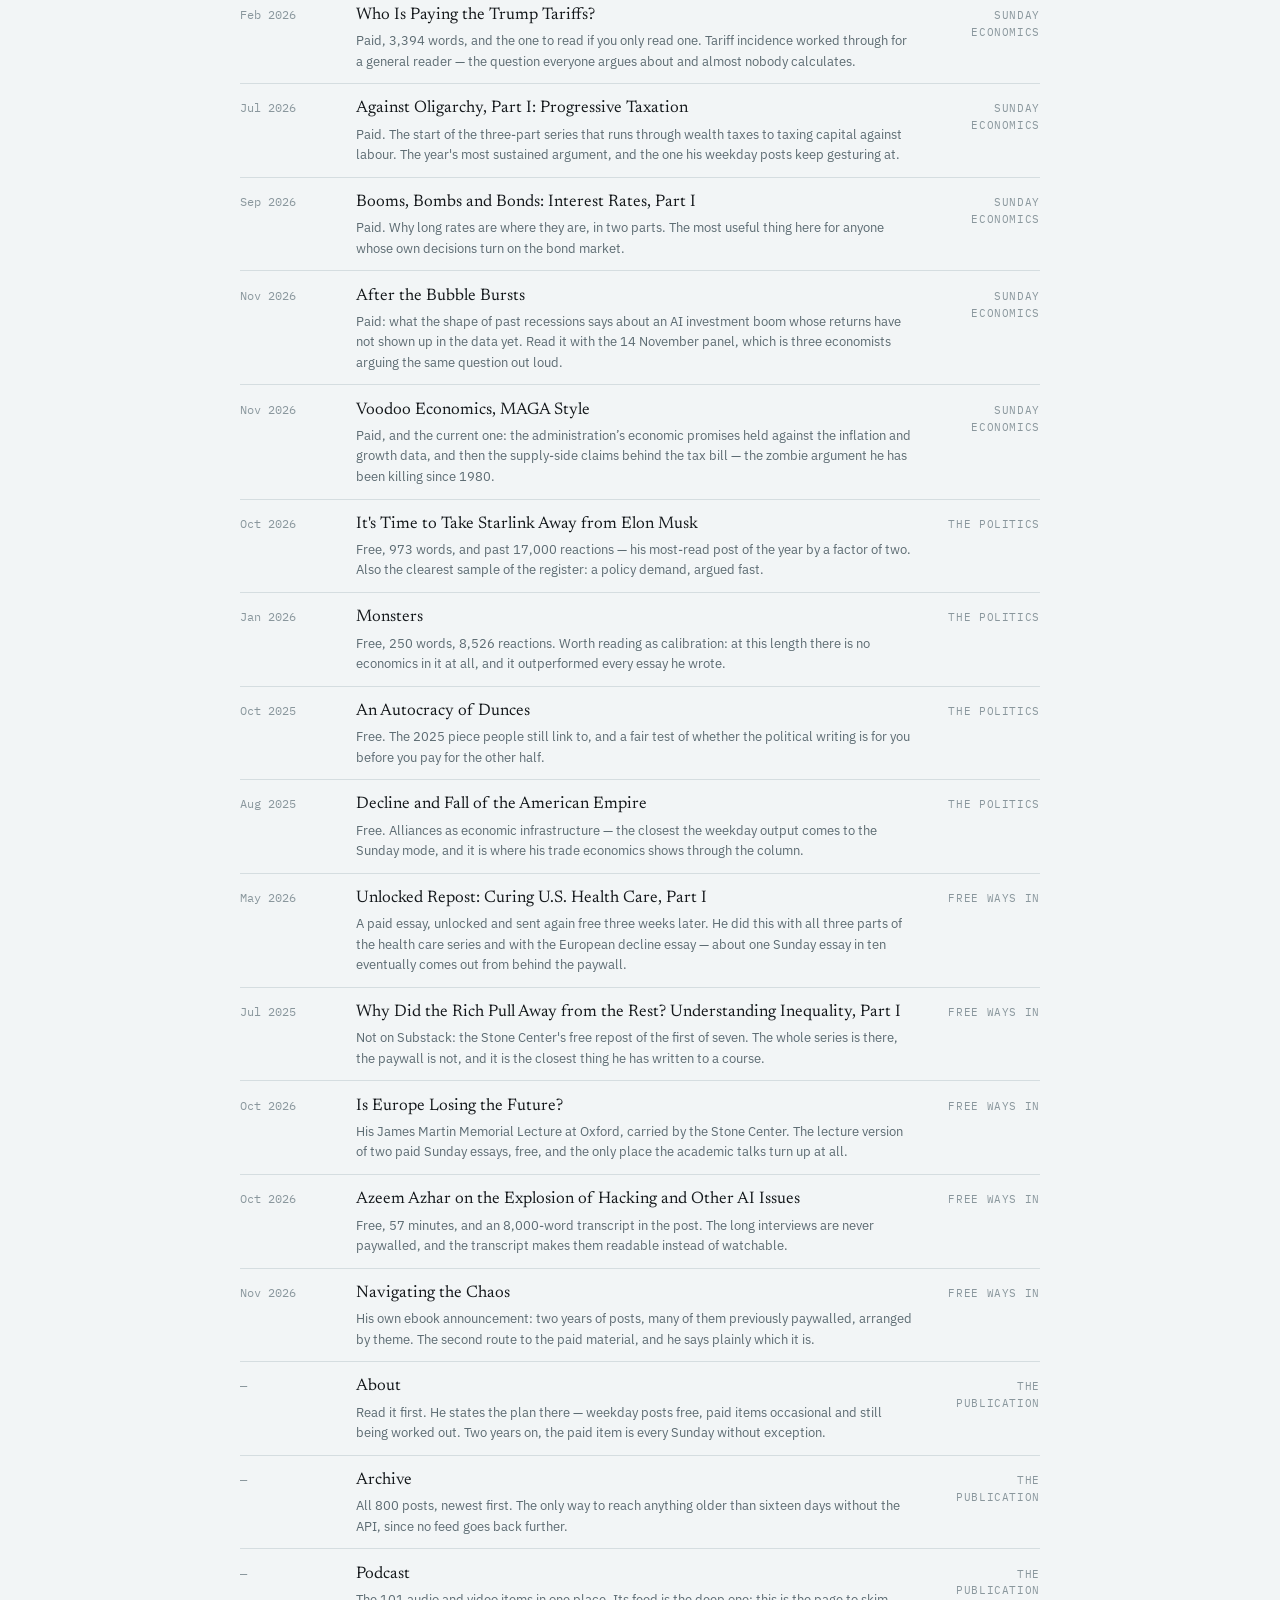
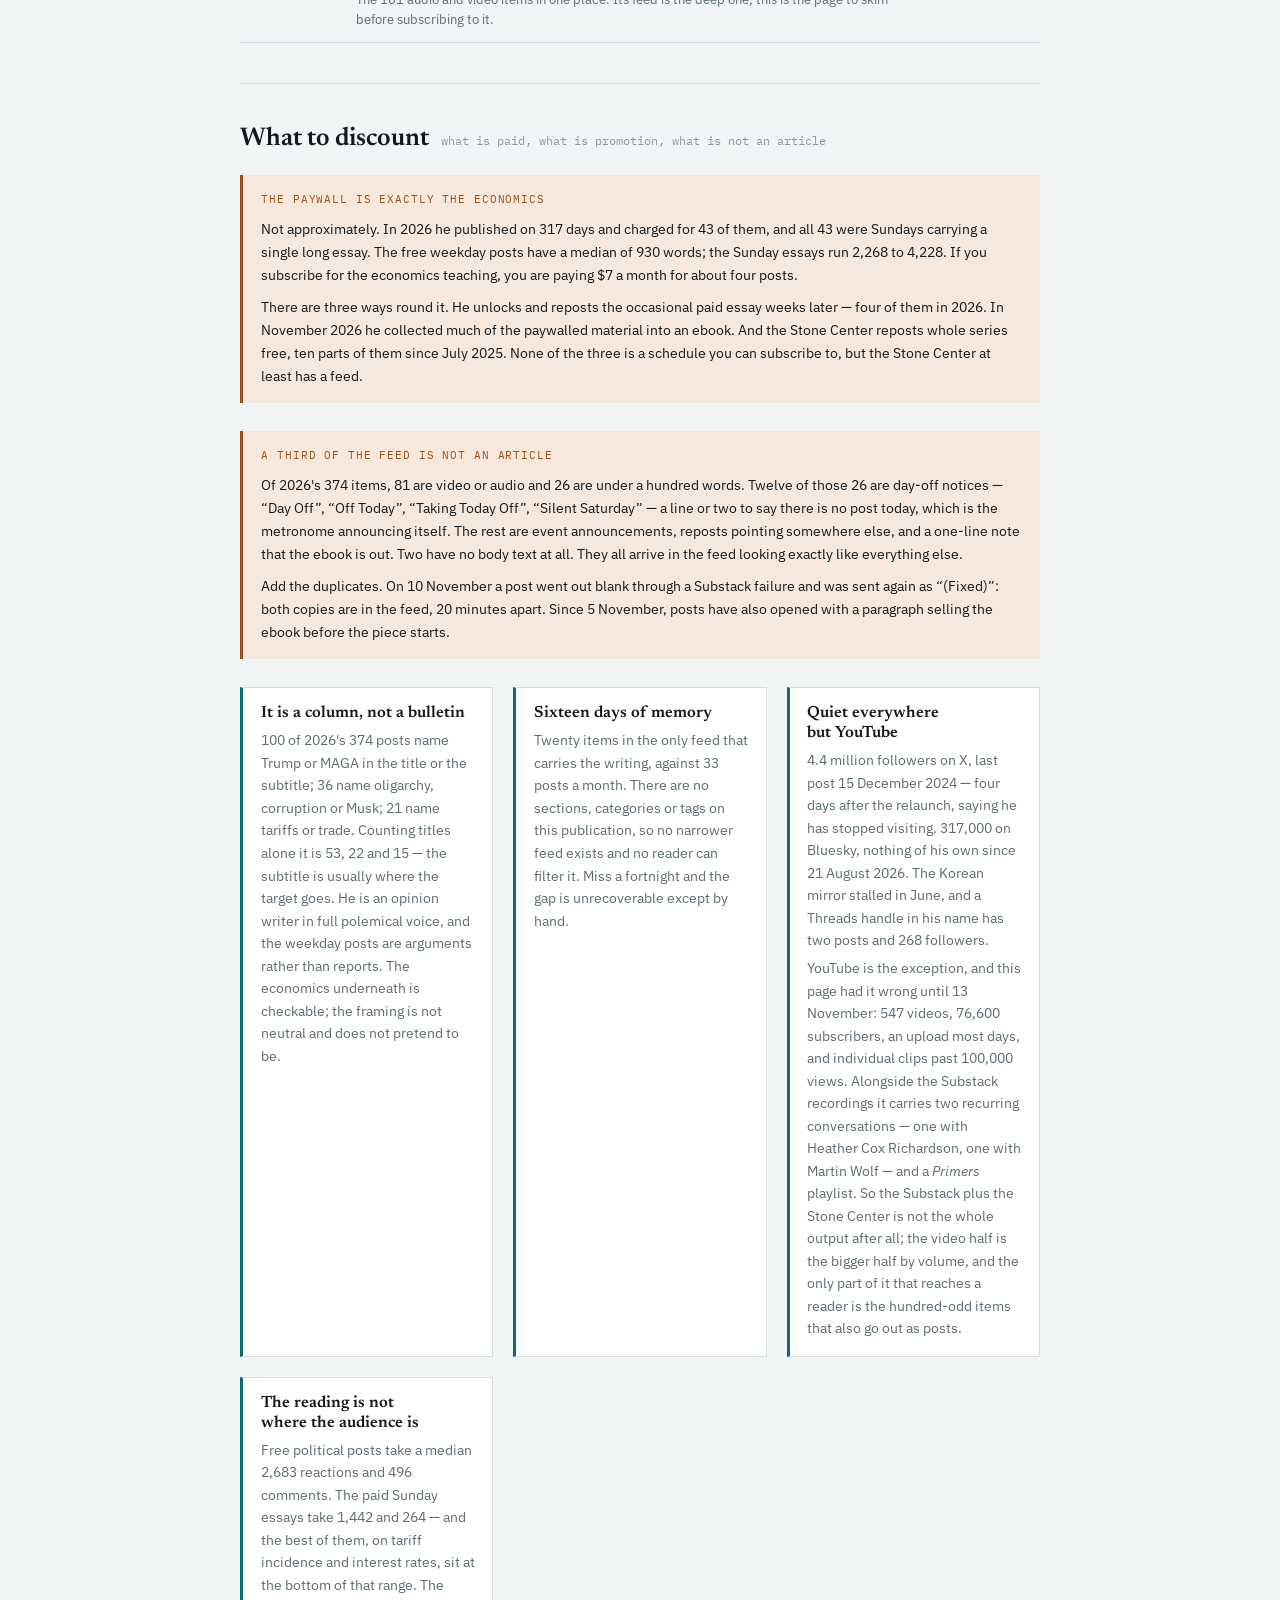
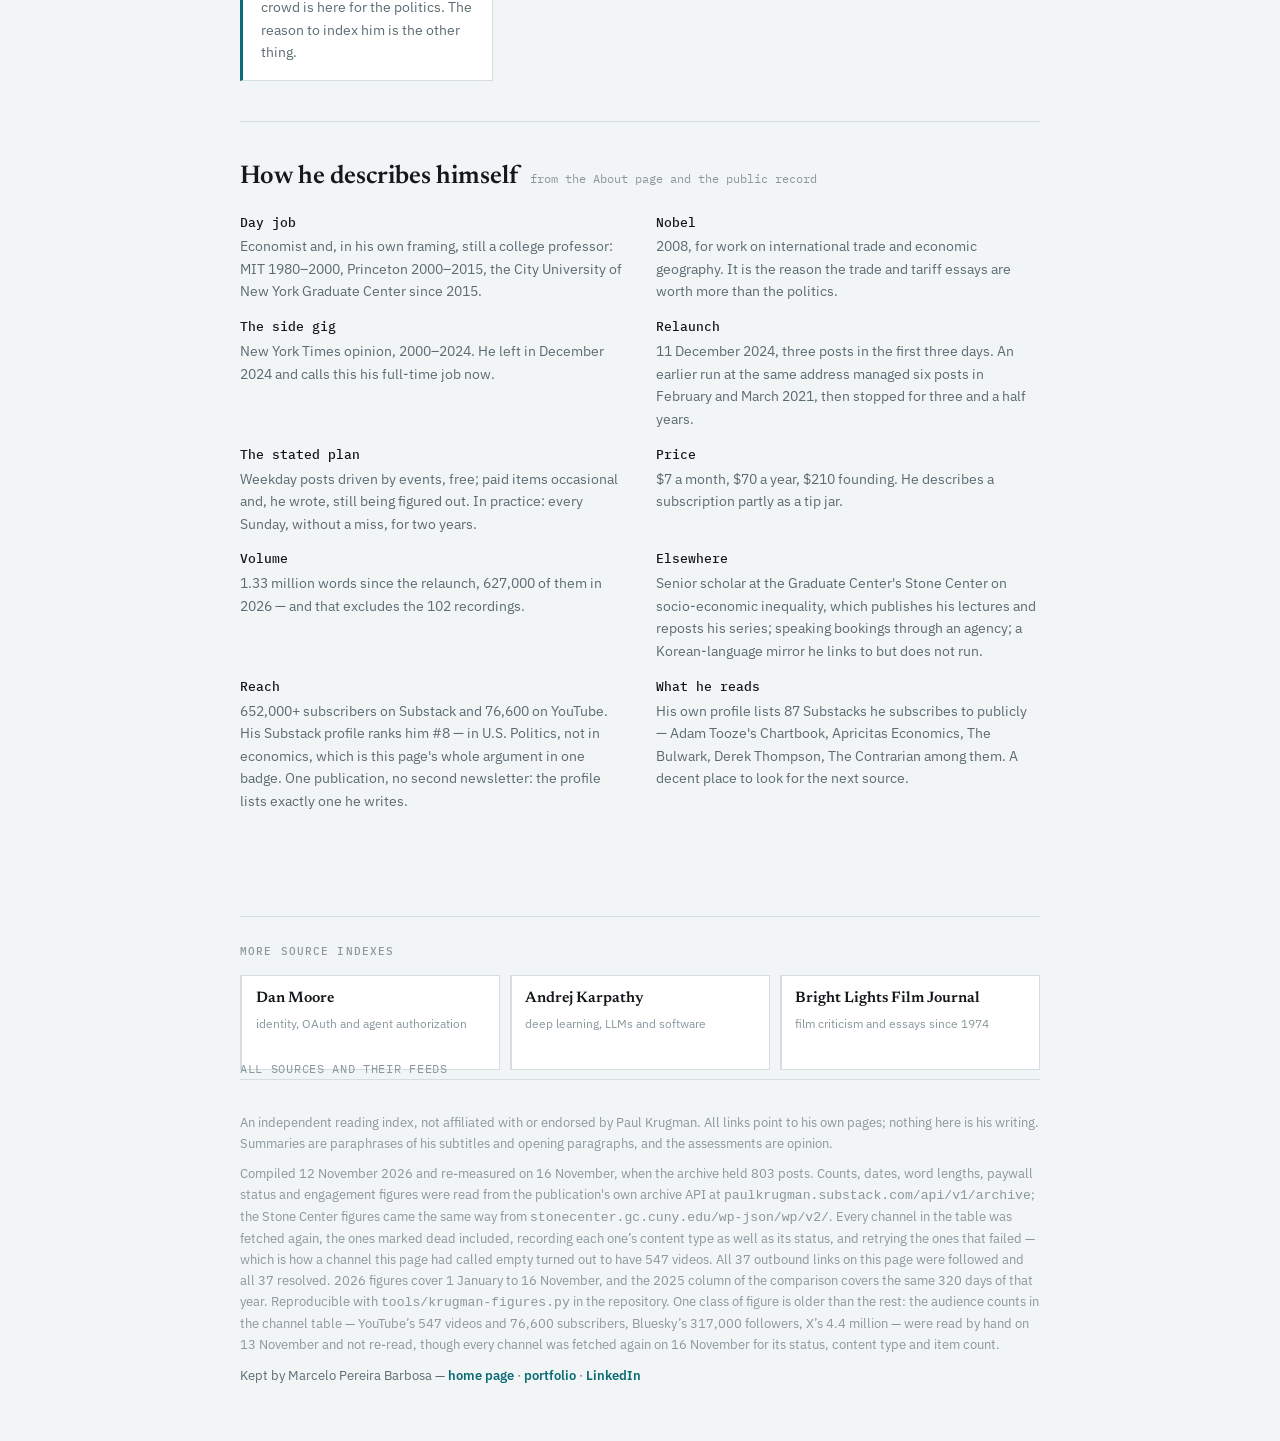
<file: docs/krugman.html>
<!doctype html>
<html lang="en">
<head>
<meta charset="utf-8">
<meta name="viewport" content="width=device-width, initial-scale=1, viewport-fit=cover">
<link rel="preconnect" href="https://fonts.googleapis.com">
<link rel="preconnect" href="https://fonts.gstatic.com" crossorigin>
<title>Paul Krugman source index · Updating</title>
<meta name="description" content="An independent reading index of Paul Krugman's Substack: what he publishes on which day, how often, which feeds work, and why one feed is not enough.">
<meta name="author" content="Marcelo Pereira Barbosa">
<meta property="article:modified_time" content="2026-11-16">
<meta property="article:author" content="Marcelo Pereira Barbosa">
<meta name="robots" content="index,follow">
<link rel="canonical" href="https://mpbarbosa.github.io/updating/krugman.html">
<meta property="og:type" content="article">
<meta property="og:title" content="Paul Krugman source index">
<meta property="og:description" content="A post a day since December 2024: free politics on weekdays, paid economics on Sundays. The cadence, the feeds, and what the feeds miss.">
<meta property="og:url" content="https://mpbarbosa.github.io/updating/krugman.html">
<meta property="og:site_name" content="Updating">
<meta property="og:locale" content="en_US">
<meta property="og:image" content="https://mpbarbosa.github.io/updating/og/krugman.png">
<meta property="og:image:width" content="1200">
<meta property="og:image:height" content="630">
<meta property="og:image:alt" content="Paul Krugman — source index on Updating">
<meta name="twitter:card" content="summary_large_image">
<meta name="twitter:image" content="https://mpbarbosa.github.io/updating/og/krugman.png">
<meta name="twitter:image:alt" content="Paul Krugman — source index on Updating">
<!-- Installable: manifest, icons and the iOS standalone metas -->
<link rel="manifest" href="manifest.webmanifest">
<meta name="theme-color" content="#0f6cbd" media="(prefers-color-scheme: light)">
<meta name="theme-color" content="#1e1e1e" media="(prefers-color-scheme: dark)">
<link rel="icon" href="favicon.svg" type="image/svg+xml">
<link rel="apple-touch-icon" href="icon-192.png">
<meta name="mobile-web-app-capable" content="yes">
<meta name="apple-mobile-web-app-capable" content="yes">
<meta name="apple-mobile-web-app-status-bar-style" content="default">
<meta name="apple-mobile-web-app-title" content="Updating">
<link rel="stylesheet" href="https://fonts.googleapis.com/css2?family=Newsreader:ital,opsz,wght@0,6..72,400;0,6..72,600;1,6..72,400&family=IBM+Plex+Mono:wght@400;500&family=IBM+Plex+Sans:wght@400;500;600&display=swap">
<link rel="stylesheet" href="style.css">
<script type="application/ld+json">
{
  "@context": "https://schema.org",
  "@graph": [
    {
      "@type": "Person",
      "@id": "https://mpbarbosa.github.io/updating/#author",
      "name": "Marcelo Pereira Barbosa",
      "url": "https://www.mpbarbosa.com",
      "sameAs": [
        "https://github.com/mpbarbosa",
        "https://www.linkedin.com/in/mpbarbosa"
      ]
    },
    {
      "@type": "WebSite",
      "@id": "https://mpbarbosa.github.io/updating/#website",
      "url": "https://mpbarbosa.github.io/updating/",
      "name": "Updating",
      "alternateName": "Updating — source indexes",
      "description": "Independent reading indexes of the people and publications worth following: what each one publishes, how often, and which feeds are worth subscribing to.",
      "inLanguage": "en",
      "publisher": {
        "@id": "https://mpbarbosa.github.io/updating/#author"
      },
      "license": "https://github.com/mpbarbosa/updating/blob/main/LICENSE"
    },
    {
      "@type": "Article",
      "@id": "https://mpbarbosa.github.io/updating/krugman.html#article",
      "headline": "Paul Krugman source index",
      "alternativeHeadline": "Paul Krugman source index · Updating",
      "description": "An independent reading index of Paul Krugman's Substack: what he publishes on which day, how often, which feeds work, and why one feed is not enough.",
      "url": "https://mpbarbosa.github.io/updating/krugman.html",
      "mainEntityOfPage": {
        "@type": "WebPage",
        "@id": "https://mpbarbosa.github.io/updating/krugman.html#webpage"
      },
      "isPartOf": {
        "@id": "https://mpbarbosa.github.io/updating/#website"
      },
      "author": {
        "@id": "https://mpbarbosa.github.io/updating/#author"
      },
      "publisher": {
        "@id": "https://mpbarbosa.github.io/updating/#author"
      },
      "inLanguage": "en",
      "genre": "Media criticism",
      "datePublished": "2026-11-12",
      "dateModified": "2026-11-16",
      "keywords": "Paul Krugman, Substack, RSS feed, economics, newsletter cadence",
      "about": {
        "@type": "Person",
        "name": "Paul Krugman",
        "url": "https://paulkrugman.substack.com/",
        "description": "Nobel laureate economist writing on economics and American politics on Substack.",
        "jobTitle": "Research Professor",
        "affiliation": {
          "@type": "CollegeOrUniversity",
          "name": "City University of New York Graduate Center",
          "url": "https://www.gc.cuny.edu/"
        },
        "sameAs": [
          "https://paulkrugman.substack.com/",
          "https://en.wikipedia.org/wiki/Paul_Krugman",
          "https://bsky.app/profile/pkrugman.bsky.social",
          "https://x.com/paulkrugman",
          "https://www.youtube.com/@PKrugman",
          "https://www.nber.org/people/paul_krugman"
        ]
      },
      "image": {
        "@type": "ImageObject",
        "url": "https://mpbarbosa.github.io/updating/og/krugman.png",
        "width": 1200,
        "height": 630
      },
      "isAccessibleForFree": true
    },
    {
      "@type": "WebPage",
      "@id": "https://mpbarbosa.github.io/updating/krugman.html#webpage",
      "url": "https://mpbarbosa.github.io/updating/krugman.html",
      "name": "Paul Krugman source index · Updating",
      "isPartOf": {
        "@id": "https://mpbarbosa.github.io/updating/#website"
      },
      "inLanguage": "en",
      "dateModified": "2026-11-16",
      "primaryImageOfPage": {
        "@type": "ImageObject",
        "url": "https://mpbarbosa.github.io/updating/og/krugman.png"
      }
    },
    {
      "@type": "BreadcrumbList",
      "itemListElement": [
        {
          "@type": "ListItem",
          "position": 1,
          "name": "Updating",
          "item": "https://mpbarbosa.github.io/updating/"
        },
        {
          "@type": "ListItem",
          "position": 2,
          "name": "All sources",
          "item": "https://mpbarbosa.github.io/updating/sources.html"
        },
        {
          "@type": "ListItem",
          "position": 3,
          "name": "Paul Krugman",
          "item": "https://mpbarbosa.github.io/updating/krugman.html"
        }
      ]
    }
  ]
}
</script>
</head>
<body>
<div class="wrap">
  <nav class="backnav" aria-label="Breadcrumb">
    <ol>
      <li><a href="./">Updating</a></li>
      <li><a href="sources.html">All sources</a></li>
      <li><span aria-current="page">Paul Krugman</span></li>
    </ol>
  </nav>
  <header class="masthead">
    <p class="eyebrow">Unofficial source index &middot; compiled 12 Nov, re-measured 16 Nov 2026</p>
    <h1>Paul Krugman</h1>
    <p class="lede">A Nobel laureate publishing more than once a day, two years after leaving the New York Times. Which day of the week the economics arrives on, which feed to take, and why one feed is not enough.</p>
    <p class="tagline">&ldquo;Notes on economics and more&rdquo; &mdash; <a href="https://paulkrugman.substack.com/about">the newsletter's own subtitle</a></p>
  </header>

  <section>
    <div class="sec-head">
      <h2>The verdict</h2>
      <p class="note">one reader's opinion</p>
    </div>
    <div class="verdict">
      <p class="k">Worth following &mdash; but it is two publications, and the feed serves only one of them</p>
      <p>797 posts in the 705 days since he relaunched on 11 December 2024: 1.13 a day, 1.33 million words. 374 of them landed in 2026, on 317 of the year's first 320 days. Nothing else indexed here publishes at a tenth of this rate, and he has not missed three consecutive days all year.</p>
      <p>Two different things go out under the one name. Weekdays: political commentary, a median of 930 words, free, and that is where the readers are &mdash; a median 2,700 reactions and about 500 comments a post. Sundays: a single 2,300-to-4,200-word economics essay, paid, often numbered as a series &mdash; Federal Reserve 101, Against Oligarchy I&ndash;III, Curing U.S. Health Care I&ndash;III, Interest Rates I&ndash;II. Every one of 2026's 43 Sunday essays was subscriber-only. Nothing else in the year was.</p>
      <p>So the reason to index an economist &mdash; tariff incidence, bond markets, whether the AI capital splurge can pay for itself &mdash; is the part behind the $7 paywall, and it draws about half the reaction the politics draws. The free feed will keep you current on American politics. It will not teach you economics &mdash; but the CUNY Stone Center, where he is a senior scholar, reposts whole series of the paid material free and carries the lectures that never reach Substack at all.</p>
      <p>The catch is volume with no filter. One feed, twenty items, roughly sixteen days of cover. There are no sections, no categories and no tags, so there is nothing to thin it with: at 34 posts a month, checking in monthly loses about two fifths of the output and gives you no way to choose which two fifths. The podcast feed is the only deep one on the site.</p>
    </div>
  </section>

  <section>
    <div class="sec-head">
      <h2>Where to follow it</h2>
      <p class="note">every channel fetched again 16 Nov 2026; the audience counts are the 13 Nov reading</p>
    </div>
    <div class="tablewrap">
      <table>
        <thead>
          <tr><th scope="col">Channel</th><th scope="col">State</th><th scope="col">Feed / URL</th></tr>
        </thead>
        <tbody>
          <tr>
            <td class="ch"><a href="https://paulkrugman.substack.com/">paulkrugman.substack.com</a></td>
            <td><span class="pill live">primary</span></td>
            <td class="feed">paulkrugman.substack.com/feed &mdash; RSS, 20 items, about 16 days. Full text for free posts; the Sunday essay arrives as a truncated preview</td>
          </tr>
          <tr>
            <td class="ch"><a href="https://paulkrugman.substack.com/podcast">Podcast &amp; video</a></td>
            <td><span class="pill live">the deep one</span></td>
            <td class="feed">api.substack.com/feed/podcast/277517.rss &mdash; 102 items, the complete archive back to January 2025, audio enclosure on every one</td>
          </tr>
          <tr>
            <td class="ch">Email</td>
            <td><span class="pill live">as intended</span></td>
            <td class="feed">the subscribe form on any page &mdash; $7 a month, $70 a year, $210 founding. The free list gets everything except the Sunday essay</td>
          </tr>
          <tr>
            <td class="ch">Archive API</td>
            <td><span class="pill live">open</span></td>
            <td class="feed">paulkrugman.substack.com/api/v1/archive?sort=new &mdash; no key, cursor-paginated twelve at a time, rate-limited after about sixty pages. Every count on this page came from it</td>
          </tr>
          <tr>
            <td class="ch"><a href="https://stonecenter.gc.cuny.edu/">Stone Center, CUNY</a></td>
            <td><span class="pill live">the other outlet</span></td>
            <td class="feed">stonecenter.gc.cuny.edu/?s=krugman&amp;feed=rss2 &mdash; a WordPress keyword feed, 10 items. Where his lectures land, and where some of the paid series is reposted free</td>
          </tr>
          <tr>
            <td class="ch"><a href="https://podcasts.apple.com/us/podcast/paul-krugman-podcast/id1877144831">Apple Podcasts</a></td>
            <td><span class="pill live">mirror</span></td>
            <td class="feed">&ldquo;Paul Krugman Podcast&rdquo;, 102 episodes &mdash; the Substack feed above, relisted. Nothing is Apple-only</td>
          </tr>
          <tr>
            <td class="ch"><a href="https://www.youtube.com/@PKrugman">YouTube</a></td>
            <td><span class="pill live">live, feed unreliable</span></td>
            <td class="feed">youtube.com/feeds/videos.xml?channel_id=UCjY8KAGllKyZZd2FYF1vbPw &mdash; 547 videos, 76,600 subscribers, something new most days, and clips past 100,000 views. YouTube&rsquo;s own channel metadata advertises that feed URL, and it served a full fifteen-item Atom document at 23:26 GMT on 13 November and 404 to every request from 23:33 onwards. See the note below before you trust a 404 from it</td>
          </tr>
          <tr>
            <td class="ch"><a href="https://substack.com/@paulkrugman/notes">Substack Notes</a></td>
            <td><span class="pill slow">live, no feed</span></td>
            <td class="feed">substack.com/@paulkrugman/notes &mdash; short asides and restacks, no RSS. The &ldquo;Notes&rdquo; link in his own nav bar points at /notes, which is a 404</td>
          </tr>
          <tr>
            <td class="ch"><a href="https://bsky.app/profile/pkrugman.bsky.social">Bluesky</a></td>
            <td><span class="pill slow">dormant</span></td>
            <td class="feed">bsky.app/profile/pkrugman.bsky.social/rss &mdash; works, 14 items. 317,000 followers, and his own posts stop on 21 August 2026</td>
          </tr>
          <tr>
            <td class="ch"><a href="https://pk2kr.substack.com/">Korean edition</a></td>
            <td><span class="pill slow">stalled</span></td>
            <td class="feed">pk2kr.substack.com/feed &mdash; a translation mirror, linked from his own nav. Newest item 22 June 2026</td>
          </tr>
          <tr>
            <td class="ch">The /feed/podcast shortcut</td>
            <td><span class="pill off">dead</span></td>
            <td class="feed">redirects to api.substack.com/feed/podcast/NaN.rss, which is a 404 page. Use the numbered URL above</td>
          </tr>
          <tr>
            <td class="ch"><a href="https://x.com/paulkrugman">X</a></td>
            <td><span class="pill off">abandoned</span></td>
            <td class="feed">4.4 million followers and 25,600 posts, and the newest is from 15 December 2024: he says he has stopped visiting and points at the newsletter. The bio still calls him an NYT columnist</td>
          </tr>
          <tr>
            <td class="ch"><a href="https://www.project-syndicate.org/columnist/paul-krugman">Project Syndicate</a></td>
            <td><span class="pill off">one piece</span></td>
            <td class="feed">a columnist page carrying exactly one commentary &mdash; <em>The Return of Gorbachev</em>, 9 August 1995 &mdash; and <code>project-syndicate.org/rss/author/paul-krugman</code>, a working author feed that faithfully delivers that one item. Their biography still places him at Princeton</td>
          </tr>
          <tr>
            <td class="ch"><a href="https://archive.nytimes.com/krugman.blogs.nytimes.com/">Conscience of a Liberal</a></td>
            <td><span class="pill off">archive</span></td>
            <td class="feed">his NYT blog, 18 September 2007 to 6 December 2017. The old URL now redirects into archive.nytimes.com; the final post announces the move</td>
          </tr>
          <tr>
            <td class="ch"><a href="https://web.mit.edu/krugman/www/">web.mit.edu/krugman</a></td>
            <td><span class="pill off">archive</span></td>
            <td class="feed">&ldquo;The Official Paul Krugman Web Page&rdquo;, last modified 4 April 2001 and still served by MIT: 167 links to the 1990s essays, and a news item announcing his move to Princeton</td>
          </tr>
          <tr>
            <td class="ch"><a href="https://www.nytimes.com/column/paul-krugman">New York Times</a></td>
            <td><span class="pill off">archive</span></td>
            <td class="feed">the opinion column, 2000&ndash;2024. He left in December 2024</td>
          </tr>
          <tr>
            <td class="ch">The 2021 attempt</td>
            <td><span class="pill off">archive</span></td>
            <td class="feed">six posts at this same address between 3 February and 7 March 2021, then nothing for three and a half years</td>
          </tr>
        </tbody>
      </table>
    </div>

    <div class="caveat" style="margin-top:1.75rem">
      <p class="k">Take both feeds, or you take the wrong half</p>
      <p>The main feed holds twenty items and he files 34 a month, so it is a two-week window on a source that produces for thirty. It is the only feed that carries the writing, and there is no narrower one: no section, category or author feed exists on this publication.</p>
      <p>The podcast feed is the opposite &mdash; 102 items covering twenty-three months, the full archive &mdash; because it only has to carry the 102 audio and video posts. Subscribing to both gets you everything spoken and the last fortnight written. Nothing gets you the back catalogue except the archive page or the API.</p>
      <p>There is a third, and it is not on this site: his YouTube channel publishes more than Substack does &mdash; 547 videos against 102 posts &mdash; because the Substack videos get cut into clips that never appear as posts. Its feed holds fifteen items, so it is shallower than the podcast feed and far deeper than nothing, which is what this page credited it with until 13 November.</p>
    </div>

    <div class="caveat" style="margin-top:1.75rem">
      <p class="k">A 404 from YouTube can be about you, not about the feed</p>
      <p>This page said for a day that his YouTube channel had no uploads and no feed. The channel has 547 videos and YouTube publishes its feed URL in the channel&rsquo;s own metadata. What produced the error is worth writing down, because it will produce it again: that endpoint answers a rate-limited request with <strong>404</strong>, not 429.</p>
      <p>Measured on 13 November. At 23:26 GMT the feed returned a valid Atom document, fifteen entries, newest that morning. From 23:33, after a dozen requests from this machine, the same URL returned 404 to every attempt &mdash; to <code>curl</code> over both HTTP versions and to a real browser &mdash; while two unrelated channels&rsquo; feeds still returned 200 from the same machine in the same minute. By 23:39 all three returned 404. Nothing about the channel changed; the limit had simply caught up with the client.</p>
      <p>So the rule that caught a dead Karpathy feed &mdash; check the content type, not the status &mdash; needs a second half here: <em>check whether the status is about the resource at all.</em> One 404 from this endpoint is not evidence that a feed does not exist. Ask twice, minutes apart, before writing it off.</p>
    </div>

    <div class="caveat" style="margin-top:1.75rem">
      <p class="k">There is a third feed, it is free, and almost nobody takes it</p>
      <p>He is a senior scholar at the CUNY Graduate Center's Stone Center on Socio-Economic Inequality, and it publishes him: 67 of its posts mention him, nine in 2025 and nine in 2026. Some of it is the Substack reposted with the paywall off &mdash; <em>Understanding Inequality</em> in seven parts through July and August 2025, <em>Curing U.S. Healthcare</em> in three parts in June 2026. The rest exists nowhere else: his James Martin Memorial Lecture at the Oxford Martin School in October 2026, his talk at the European Central Bank's research conference in September 2026, and long on-stage conversations with Lina Khan, Angus Deaton and Zachary Carter.</p>
      <p>There is no Krugman tag or author page there, but the site is WordPress, so its search takes a feed: <code>stonecenter.gc.cuny.edu/?s=krugman&amp;feed=rss2</code>. Ten items, correctly filtered, and about one a month in practice. For a reader who will not pay $7, it is the best of the free routes &mdash; and it is the only one carrying the lectures.</p>
    </div>
  </section>

  <section>
    <div class="sec-head">
      <h2>Publishing cadence</h2>
      <p class="note">797 posts, 11 December 2024 &ndash; 16 November 2026</p>
    </div>
    <div class="stats">
      <div class="stat"><div class="n">797</div><div class="k">posts since Dec 2024</div></div>
      <div class="stat"><div class="n">374</div><div class="k">posts in 2026 so far</div></div>
      <div class="stat"><div class="n">984</div><div class="k">median words</div></div>
      <div class="stat"><div class="n">1.17</div><div class="k">posts per day in 2026</div></div>
    </div>
    <div class="chart" role="img" aria-label="Posts per month in 2026: 35 in January, 32 in February, 46 in March, 36 in April, 40 in May, 36 in June, 32 in July, 33 in August, 32 in September, 33 in October, and 19 in the first sixteen days of November.">
      <div class="bars free" style="--cols:11">
        <div style="height:76%"></div><div style="height:70%"></div><div style="height:100%"></div><div style="height:78%"></div><div style="height:87%"></div><div style="height:78%"></div><div style="height:70%"></div><div style="height:72%"></div><div style="height:70%"></div><div style="height:72%"></div><div style="height:41%"></div>
      </div>
    </div>
    <div class="xaxis free" style="--cols:11"><span>J</span><span>F</span><span>M</span><span>A</span><span>M</span><span>J</span><span>J</span><span>A</span><span>S</span><span>O</span><span>N</span></div>
    <p class="chart-cap">A metronome. Eleven months, never below 32 posts and never above 46, with November only sixteen days old. The longest silence of 2026 is three days, between 25 and 28 April, and that month still finished at 36. Fifty-seven days this year carried two posts. 310 of the 374 went out between 10:00 and 12:00 UTC, and 246 of those inside the single hour from 10:30 &mdash; before breakfast in New York &mdash; which is why the feed reads as a morning paper rather than a blog.</p>
  </section>

  <section>
    <div class="sec-head">
      <h2>What changed</h2>
      <p class="note">1 January to 16 November, a year apart</p>
    </div>
    <div class="tablewrap">
      <table class="mix">
        <thead>
          <tr><th scope="col">Kind</th><th scope="col">2025</th><th scope="col">2026</th></tr>
        </thead>
        <tbody>
          <tr><td class="kind">Free posts, 100+ words</td><td class="num">284</td><td class="num">224</td></tr>
          <tr class="hi"><td class="kind">Paid essays</td><td class="num">41</td><td class="num">43</td></tr>
          <tr class="hi"><td class="kind">Podcast &amp; video</td><td class="num">19</td><td class="num">81</td></tr>
          <tr><td class="kind">Notices under 100 words</td><td class="num">18</td><td class="num">26</td></tr>
          <tr><td class="kind">All items</td><td class="num">362</td><td class="num">374</td></tr>
        </tbody>
      </table>
    </div>
    <p class="chart-cap">Compared like for like &mdash; the first 320 days of each year &mdash; the total went slightly up, from 362 items to 374, and the mix moved underneath it. Video went from 19 items to 81 &mdash; a median of ten minutes, up to a 110-minute live event &mdash; while written posts of any substance fell from 284 to 224. Sixty fewer articles, sixty-two more recordings. If you read rather than watch he is publishing noticeably less than he was last year, even though the feed is slightly busier, and the Sunday essay is the one line that has not budged.</p>
  </section>

  <section>
    <div class="sec-head">
      <h2>What it is publishing now</h2>
      <p class="note">the most recent substantive items, newest first</p>
    </div>
    <div class="posts">
      <article class="post">
        <p class="when">16 Nov 2026</p>
        <div class="body">
          <h3><a href="https://paulkrugman.substack.com/p/republican-ideology-ruined-your-weekend">Republican Ideology Ruined Your Weekend</a></h3>
          <p>The week the air traffic system stopped, read as decades of underinvestment meeting two years of DOGE cuts &mdash; written by someone who spent a night in an airport hotel because of it. The weekday register doing what it does best: one failure, traced back.</p>
          <div class="terms"><span>free</span><span>1,288 words</span></div>
        </div>
      </article>
      <article class="post">
        <p class="when">15 Nov 2026</p>
        <div class="body">
          <h3><a href="https://paulkrugman.substack.com/p/voodoo-economics-maga-style">Voodoo Economics, MAGA Style</a></h3>
          <p>The Sunday essay: Trump&rsquo;s economic promises scored against the data &mdash; groceries up 4 per cent, refined fuel up 45, inflation back to 3.9 &mdash; before turning on the supply-side growth claims that sold the tax bill. The free preview stops before the argument starts, which is the arrangement every Sunday.</p>
          <div class="terms"><span>paid</span><span>3,033 words</span><span>Sunday</span></div>
        </div>
      </article>
      <article class="post">
        <p class="when">14 Nov 2026</p>
        <div class="body">
          <h3><a href="https://paulkrugman.substack.com/p/bubbel-trubbel">bubbel trubbel</a></h3>
          <p>Fifty-three minutes with Jared Bernstein and Jason Furman on whether the AI boom is a bubble and what breaks when it goes. All three say probably and none will say when; the whole transcript is in the post, which is what makes the video side readable at all.</p>
          <div class="terms"><span>video</span><span>free</span><span>53 min</span></div>
        </div>
      </article>
      <article class="post">
        <p class="when">13 Nov 2026</p>
        <div class="body">
          <h3><a href="https://paulkrugman.substack.com/p/elon-still-loves-vladimir">Elon Still Loves Vladimir</a></h3>
          <p>Three hundred words on Musk amplifying the case for abandoning Ukraine. Short, fast, one target &mdash; the weekday register at its most compressed, and the kind of item that makes up the bulk of the feed.</p>
          <div class="terms"><span>free</span><span>322 words</span></div>
        </div>
      </article>
      <article class="post">
        <p class="when">12 Nov 2026</p>
        <div class="body">
          <h3><a href="https://paulkrugman.substack.com/p/climates-of-treason">Climates of Treason</a></h3>
          <p>A six-minute video on his argument that MAGA is making the country weaker rather than stronger. The post body is the transcript and nothing else, which is how the video items read in a reader.</p>
          <div class="terms"><span>video</span><span>free</span><span>6 min</span></div>
        </div>
      </article>
      <article class="post">
        <p class="when">10 Nov 2026</p>
        <div class="body">
          <h3><a href="https://paulkrugman.substack.com/p/the-cyberpunking-of-america">The Cyberpunking of America</a></h3>
          <p>On the tech billionaires' attempt to impose a dystopia the rest of us did not order. Sent twice: Substack delivered the first run blank, so there is a second copy in the feed titled &ldquo;(Fixed)&rdquo;.</p>
          <div class="terms"><span>free</span><span>776 words</span><span>duplicated in the feed</span></div>
        </div>
      </article>
      <article class="post">
        <p class="when">9 Nov 2026</p>
        <div class="body">
          <h3><a href="https://paulkrugman.substack.com/p/the-texas-miracle">The Texas Miracle</a></h3>
          <p>Reading the midterm result in Texas as the biggest of the night's wins for democracy rather than for either party's economics. Representative of the week: election arithmetic, not economics.</p>
          <div class="terms"><span>free</span><span>1,012 words</span></div>
        </div>
      </article>
      <article class="post">
        <p class="when">8 Nov 2026</p>
        <div class="body">
          <h3><a href="https://paulkrugman.substack.com/p/after-the-bubble-bursts">After the Bubble Bursts</a></h3>
          <p>The Sunday essay: what previous recessions suggest about the hangover from the AI investment boom, built on the point that a remarkable technology and a profitable one are different questions. This is the register the paywall holds.</p>
          <div class="terms"><span>paid</span><span>3,216 words</span><span>Sunday</span></div>
        </div>
      </article>
      <article class="post">
        <p class="when">6 Nov 2026</p>
        <div class="body">
          <h3><a href="https://paulkrugman.substack.com/p/americas-backlash-against-oligarchy">America's Backlash Against Oligarchy</a></h3>
          <p>Why the very rich lost on election night. Oligarchy is the throughline of his 2026 &mdash; 36 of the year's titles and subtitles name it, or corruption, or Musk.</p>
          <div class="terms"><span>free</span><span>1,558 words</span></div>
        </div>
      </article>
    </div>
    <p class="chart-cap">Nine items from eleven days. Two are the paid Sunday essays and two are video &mdash; a fifty-three-minute panel on the AI bubble and a six-minute monologue; the other five are the week&rsquo;s politics, from the midterm result to the day the air traffic system stopped. That is the pattern for the whole year: the news cycle sets the weekday subject, and the Sunday slot is where anything that will still be true in a month gets written.</p>
  </section>

  <section>
    <div class="sec-head">
      <h2>Worth reading first</h2>
      <p class="note">verified links; filter by kind</p>
    </div>
    <div class="filters" role="group" aria-label="Filter posts by kind">
      <button type="button" data-f="all" aria-pressed="true">All</button>
      <button type="button" data-f="sun" aria-pressed="false">The Sunday economics</button>
      <button type="button" data-f="pol" aria-pressed="false">The politics</button>
      <button type="button" data-f="free" aria-pressed="false">Free ways in</button>
      <button type="button" data-f="meta" aria-pressed="false">The publication itself</button>
    </div>
    <ul class="canon" id="canon">
      <li data-c="sun"><span class="yr">Feb 2026</span><span class="ttl"><a href="https://paulkrugman.substack.com/p/federal-reserve-101">Federal Reserve 101</a><small>Paid. The clearest single example of what the Sunday slot is for: what the Fed is, what it can actually do, and why the standard criticisms miss. Part II, a fortnight later, does 2008.</small></span><span class="cat">Sunday economics</span></li>
      <li data-c="sun"><span class="yr">Feb 2026</span><span class="ttl"><a href="https://paulkrugman.substack.com/p/who-is-paying-the-trump-tariffs">Who Is Paying the Trump Tariffs?</a><small>Paid, 3,394 words, and the one to read if you only read one. Tariff incidence worked through for a general reader &mdash; the question everyone argues about and almost nobody calculates.</small></span><span class="cat">Sunday economics</span></li>
      <li data-c="sun"><span class="yr">Jul 2026</span><span class="ttl"><a href="https://paulkrugman.substack.com/p/against-oligarchy-part-i-progressive">Against Oligarchy, Part I: Progressive Taxation</a><small>Paid. The start of the three-part series that runs through wealth taxes to taxing capital against labour. The year's most sustained argument, and the one his weekday posts keep gesturing at.</small></span><span class="cat">Sunday economics</span></li>
      <li data-c="sun"><span class="yr">Sep 2026</span><span class="ttl"><a href="https://paulkrugman.substack.com/p/booms-bombs-and-bonds-interest-rates">Booms, Bombs and Bonds: Interest Rates, Part I</a><small>Paid. Why long rates are where they are, in two parts. The most useful thing here for anyone whose own decisions turn on the bond market.</small></span><span class="cat">Sunday economics</span></li>
      <li data-c="sun"><span class="yr">Nov 2026</span><span class="ttl"><a href="https://paulkrugman.substack.com/p/after-the-bubble-bursts">After the Bubble Bursts</a><small>Paid: what the shape of past recessions says about an AI investment boom whose returns have not shown up in the data yet. Read it with the 14 November panel, which is three economists arguing the same question out loud.</small></span><span class="cat">Sunday economics</span></li>
      <li data-c="sun"><span class="yr">Nov 2026</span><span class="ttl"><a href="https://paulkrugman.substack.com/p/voodoo-economics-maga-style">Voodoo Economics, MAGA Style</a><small>Paid, and the current one: the administration&rsquo;s economic promises held against the inflation and growth data, and then the supply-side claims behind the tax bill &mdash; the zombie argument he has been killing since 1980.</small></span><span class="cat">Sunday economics</span></li>
      <li data-c="pol"><span class="yr">Oct 2026</span><span class="ttl"><a href="https://paulkrugman.substack.com/p/its-time-to-take-starlink-away-from">It's Time to Take Starlink Away from Elon Musk</a><small>Free, 973 words, and past 17,000 reactions &mdash; his most-read post of the year by a factor of two. Also the clearest sample of the register: a policy demand, argued fast.</small></span><span class="cat">The politics</span></li>
      <li data-c="pol"><span class="yr">Jan 2026</span><span class="ttl"><a href="https://paulkrugman.substack.com/p/monsters">Monsters</a><small>Free, 250 words, 8,526 reactions. Worth reading as calibration: at this length there is no economics in it at all, and it outperformed every essay he wrote.</small></span><span class="cat">The politics</span></li>
      <li data-c="pol"><span class="yr">Oct 2025</span><span class="ttl"><a href="https://paulkrugman.substack.com/p/an-autocracy-of-dunces">An Autocracy of Dunces</a><small>Free. The 2025 piece people still link to, and a fair test of whether the political writing is for you before you pay for the other half.</small></span><span class="cat">The politics</span></li>
      <li data-c="pol"><span class="yr">Aug 2025</span><span class="ttl"><a href="https://paulkrugman.substack.com/p/decline-and-fall-of-the-american">Decline and Fall of the American Empire</a><small>Free. Alliances as economic infrastructure &mdash; the closest the weekday output comes to the Sunday mode, and it is where his trade economics shows through the column.</small></span><span class="cat">The politics</span></li>
      <li data-c="free"><span class="yr">May 2026</span><span class="ttl"><a href="https://paulkrugman.substack.com/p/unlocked-repost-curing-us-health">Unlocked Repost: Curing U.S. Health Care, Part I</a><small>A paid essay, unlocked and sent again free three weeks later. He did this with all three parts of the health care series and with the European decline essay &mdash; about one Sunday essay in ten eventually comes out from behind the paywall.</small></span><span class="cat">Free ways in</span></li>
      <li data-c="free"><span class="yr">Jul 2025</span><span class="ttl"><a href="https://stonecenter.gc.cuny.edu/why-did-the-rich-pull-away-from-the-rest-paul-krugman-understanding-inequality-part-i/">Why Did the Rich Pull Away from the Rest? Understanding Inequality, Part I</a><small>Not on Substack: the Stone Center's free repost of the first of seven. The whole series is there, the paywall is not, and it is the closest thing he has written to a course.</small></span><span class="cat">Free ways in</span></li>
      <li data-c="free"><span class="yr">Oct 2026</span><span class="ttl"><a href="https://stonecenter.gc.cuny.edu/is-europe-losing-the-future/">Is Europe Losing the Future?</a><small>His James Martin Memorial Lecture at Oxford, carried by the Stone Center. The lecture version of two paid Sunday essays, free, and the only place the academic talks turn up at all.</small></span><span class="cat">Free ways in</span></li>
      <li data-c="free"><span class="yr">Oct 2026</span><span class="ttl"><a href="https://paulkrugman.substack.com/p/azeem-azhar-on-the-explosion-of-hacking">Azeem Azhar on the Explosion of Hacking and Other AI Issues</a><small>Free, 57 minutes, and an 8,000-word transcript in the post. The long interviews are never paywalled, and the transcript makes them readable instead of watchable.</small></span><span class="cat">Free ways in</span></li>
      <li data-c="free"><span class="yr">Nov 2026</span><span class="ttl"><a href="https://paulkrugman.substack.com/p/navigating-the-chaos">Navigating the Chaos</a><small>His own ebook announcement: two years of posts, many of them previously paywalled, arranged by theme. The second route to the paid material, and he says plainly which it is.</small></span><span class="cat">Free ways in</span></li>
      <li data-c="meta"><span class="yr">&mdash;</span><span class="ttl"><a href="https://paulkrugman.substack.com/about">About</a><small>Read it first. He states the plan there &mdash; weekday posts free, paid items occasional and still being worked out. Two years on, the paid item is every Sunday without exception.</small></span><span class="cat">The publication</span></li>
      <li data-c="meta"><span class="yr">&mdash;</span><span class="ttl"><a href="https://paulkrugman.substack.com/archive">Archive</a><small>All 800 posts, newest first. The only way to reach anything older than sixteen days without the API, since no feed goes back further.</small></span><span class="cat">The publication</span></li>
      <li data-c="meta"><span class="yr">&mdash;</span><span class="ttl"><a href="https://paulkrugman.substack.com/podcast">Podcast</a><small>The 101 audio and video items in one place. Its feed is the deep one; this is the page to skim before subscribing to it.</small></span><span class="cat">The publication</span></li>
    </ul>
  </section>

  <section>
    <div class="sec-head">
      <h2>What to discount</h2>
      <p class="note">what is paid, what is promotion, what is not an article</p>
    </div>
    <div class="caveat">
      <p class="k">The paywall is exactly the economics</p>
      <p>Not approximately. In 2026 he published on 317 days and charged for 43 of them, and all 43 were Sundays carrying a single long essay. The free weekday posts have a median of 930 words; the Sunday essays run 2,268 to 4,228. If you subscribe for the economics teaching, you are paying $7 a month for about four posts.</p>
      <p>There are three ways round it. He unlocks and reposts the occasional paid essay weeks later &mdash; four of them in 2026. In November 2026 he collected much of the paywalled material into an ebook. And the Stone Center reposts whole series free, ten parts of them since July 2025. None of the three is a schedule you can subscribe to, but the Stone Center at least has a feed.</p>
    </div>
    <div class="caveat" style="margin-top:1.75rem">
      <p class="k">A third of the feed is not an article</p>
      <p>Of 2026's 374 items, 81 are video or audio and 26 are under a hundred words. Twelve of those 26 are day-off notices &mdash; &ldquo;Day Off&rdquo;, &ldquo;Off Today&rdquo;, &ldquo;Taking Today Off&rdquo;, &ldquo;Silent Saturday&rdquo; &mdash; a line or two to say there is no post today, which is the metronome announcing itself. The rest are event announcements, reposts pointing somewhere else, and a one-line note that the ebook is out. Two have no body text at all. They all arrive in the feed looking exactly like everything else.</p>
      <p>Add the duplicates. On 10 November a post went out blank through a Substack failure and was sent again as &ldquo;(Fixed)&rdquo;: both copies are in the feed, 20 minutes apart. Since 5 November, posts have also opened with a paragraph selling the ebook before the piece starts.</p>
    </div>
    <div class="watch" style="margin-top:1.75rem">
      <div>
        <h3>It is a column, not a bulletin</h3>
        <p>100 of 2026's 374 posts name Trump or MAGA in the title or the subtitle; 36 name oligarchy, corruption or Musk; 21 name tariffs or trade. Counting titles alone it is 53, 22 and 15 &mdash; the subtitle is usually where the target goes. He is an opinion writer in full polemical voice, and the weekday posts are arguments rather than reports. The economics underneath is checkable; the framing is not neutral and does not pretend to be.</p>
      </div>
      <div>
        <h3>Sixteen days of memory</h3>
        <p>Twenty items in the only feed that carries the writing, against 33 posts a month. There are no sections, categories or tags on this publication, so no narrower feed exists and no reader can filter it. Miss a fortnight and the gap is unrecoverable except by hand.</p>
      </div>
      <div>
        <h3>Quiet everywhere but YouTube</h3>
        <p>4.4 million followers on X, last post 15 December 2024 &mdash; four days after the relaunch, saying he has stopped visiting. 317,000 on Bluesky, nothing of his own since 21 August 2026. The Korean mirror stalled in June, and a Threads handle in his name has two posts and 268 followers.</p>
        <p>YouTube is the exception, and this page had it wrong until 13 November: 547 videos, 76,600 subscribers, an upload most days, and individual clips past 100,000 views. Alongside the Substack recordings it carries two recurring conversations &mdash; one with Heather Cox Richardson, one with Martin Wolf &mdash; and a <em>Primers</em> playlist. So the Substack plus the Stone Center is not the whole output after all; the video half is the bigger half by volume, and the only part of it that reaches a reader is the hundred-odd items that also go out as posts.</p>
      </div>
      <div>
        <h3>The reading is not where the audience is</h3>
        <p>Free political posts take a median 2,683 reactions and 496 comments. The paid Sunday essays take 1,442 and 264 &mdash; and the best of them, on tariff incidence and interest rates, sit at the bottom of that range. The crowd is here for the politics. The reason to index him is the other thing.</p>
      </div>
    </div>
  </section>

  <section>
    <div class="sec-head">
      <h2>How he describes himself</h2>
      <p class="note">from the About page and the public record</p>
    </div>
    <dl class="gloss">
      <div><dt>Day job</dt><dd>Economist and, in his own framing, still a college professor: MIT 1980&ndash;2000, Princeton 2000&ndash;2015, the City University of New York Graduate Center since 2015.</dd></div>
      <div><dt>Nobel</dt><dd>2008, for work on international trade and economic geography. It is the reason the trade and tariff essays are worth more than the politics.</dd></div>
      <div><dt>The side gig</dt><dd>New York Times opinion, 2000&ndash;2024. He left in December 2024 and calls this his full-time job now.</dd></div>
      <div><dt>Relaunch</dt><dd>11 December 2024, three posts in the first three days. An earlier run at the same address managed six posts in February and March 2021, then stopped for three and a half years.</dd></div>
      <div><dt>The stated plan</dt><dd>Weekday posts driven by events, free; paid items occasional and, he wrote, still being figured out. In practice: every Sunday, without a miss, for two years.</dd></div>
      <div><dt>Price</dt><dd>$7 a month, $70 a year, $210 founding. He describes a subscription partly as a tip jar.</dd></div>
      <div><dt>Volume</dt><dd>1.33 million words since the relaunch, 627,000 of them in 2026 &mdash; and that excludes the 102 recordings.</dd></div>
      <div><dt>Elsewhere</dt><dd>Senior scholar at the Graduate Center's Stone Center on socio-economic inequality, which publishes his lectures and reposts his series; speaking bookings through an agency; a Korean-language mirror he links to but does not run.</dd></div>
      <div><dt>Reach</dt><dd>652,000+ subscribers on Substack and 76,600 on YouTube. His Substack profile ranks him #8 &mdash; in U.S. Politics, not in economics, which is this page's whole argument in one badge. One publication, no second newsletter: the profile lists exactly one he writes.</dd></div>
      <div><dt>What he reads</dt><dd>His own profile lists 87 Substacks he subscribes to publicly &mdash; Adam Tooze's Chartbook, Apricitas Economics, The Bulwark, Derek Thompson, The Contrarian among them. A decent place to look for the next source.</dd></div>
    </dl>
  </section>

  <nav class="siblings" aria-labelledby="more-indexes">
    <h2 id="more-indexes">More source indexes</h2>
    <ul>
      <li><a href="dan-moore.html"><b>Dan Moore</b><span>identity, OAuth and agent authorization</span></a></li>
      <li><a href="karpathy.html"><b>Andrej Karpathy</b><span>deep learning, LLMs and software</span></a></li>
      <li><a href="brightlights.html"><b>Bright Lights Film Journal</b><span>film criticism and essays since 1974</span></a></li>
    </ul>
    <p class="all"><a href="sources.html">All sources and their feeds</a></p>
  </nav>

  <footer>
    <p>An independent reading index, not affiliated with or endorsed by Paul Krugman. All links point to his own pages; nothing here is his writing. Summaries are paraphrases of his subtitles and opening paragraphs, and the assessments are opinion.</p>
    <p>Compiled 12 November 2026 and re-measured on 16 November, when the archive held 803 posts. Counts, dates, word lengths, paywall status and engagement figures were read from the publication's own archive API at <code>paulkrugman.substack.com/api/v1/archive</code>; the Stone Center figures came the same way from <code>stonecenter.gc.cuny.edu/wp-json/wp/v2/</code>. Every channel in the table was fetched again, the ones marked dead included, recording each one&rsquo;s content type as well as its status, and retrying the ones that failed &mdash; which is how a channel this page had called empty turned out to have 547 videos. All 37 outbound links on this page were followed and all 37 resolved. 2026 figures cover 1 January to 16 November, and the 2025 column of the comparison covers the same 320 days of that year. Reproducible with <code>tools/krugman-figures.py</code> in the repository. One class of figure is older than the rest: the audience counts in the channel table &mdash; YouTube&rsquo;s 547 videos and 76,600 subscribers, Bluesky&rsquo;s 317,000 followers, X&rsquo;s 4.4 million &mdash; were read by hand on 13 November and not re-read, though every channel was fetched again on 16 November for its status, content type and item count.</p>
    <p class="me">Kept by Marcelo Pereira Barbosa &mdash;
      <a href="https://www.mpbarbosa.com" rel="me">home page</a> &middot;
      <a href="https://github.com/mpbarbosa" rel="me">portfolio</a> &middot;
      <a href="https://www.linkedin.com/in/mpbarbosa" rel="me noopener">LinkedIn</a></p>
  </footer>
</div>

<script>
  (function () {
    var btns = Array.prototype.slice.call(document.querySelectorAll('.filters button'));
    var items = Array.prototype.slice.call(document.querySelectorAll('#canon li'));
    btns.forEach(function (b) {
      b.addEventListener('click', function () {
        var f = b.getAttribute('data-f');
        btns.forEach(function (o) { o.setAttribute('aria-pressed', String(o === b)); });
        items.forEach(function (li) {
          li.hidden = !(f === 'all' || li.getAttribute('data-c') === f);
        });
      });
    });
  })();
</script>
<script>
/* Register the service worker: it takes the whole site offline and is what
   makes the site installable. Nothing here is required for the page to work —
   every failure path is silent and leaves an ordinary web page behind. */
(function () {
  "use strict";
  if (!("serviceWorker" in navigator)) return;
  window.addEventListener("load", function () {
    navigator.serviceWorker.register("service-worker.js").then(function (reg) {
      reg.addEventListener("updatefound", function () {
        var next = reg.installing;
        if (!next) return;
        next.addEventListener("statechange", function () {
          /* A new version is ready. Activate it, but do not reload the page:
             pages are served network-first, so what is on screen is already
             current, and nobody wants a page to jump while they are reading. */
          if (next.state === "installed" && navigator.serviceWorker.controller) {
            next.postMessage({ type: "SKIP_WAITING" });
          }
        });
      });
    }).catch(function () { /* offline, unsupported, or blocked — no matter */ });
  });
})();
</script>
</body>
</html>
</file>
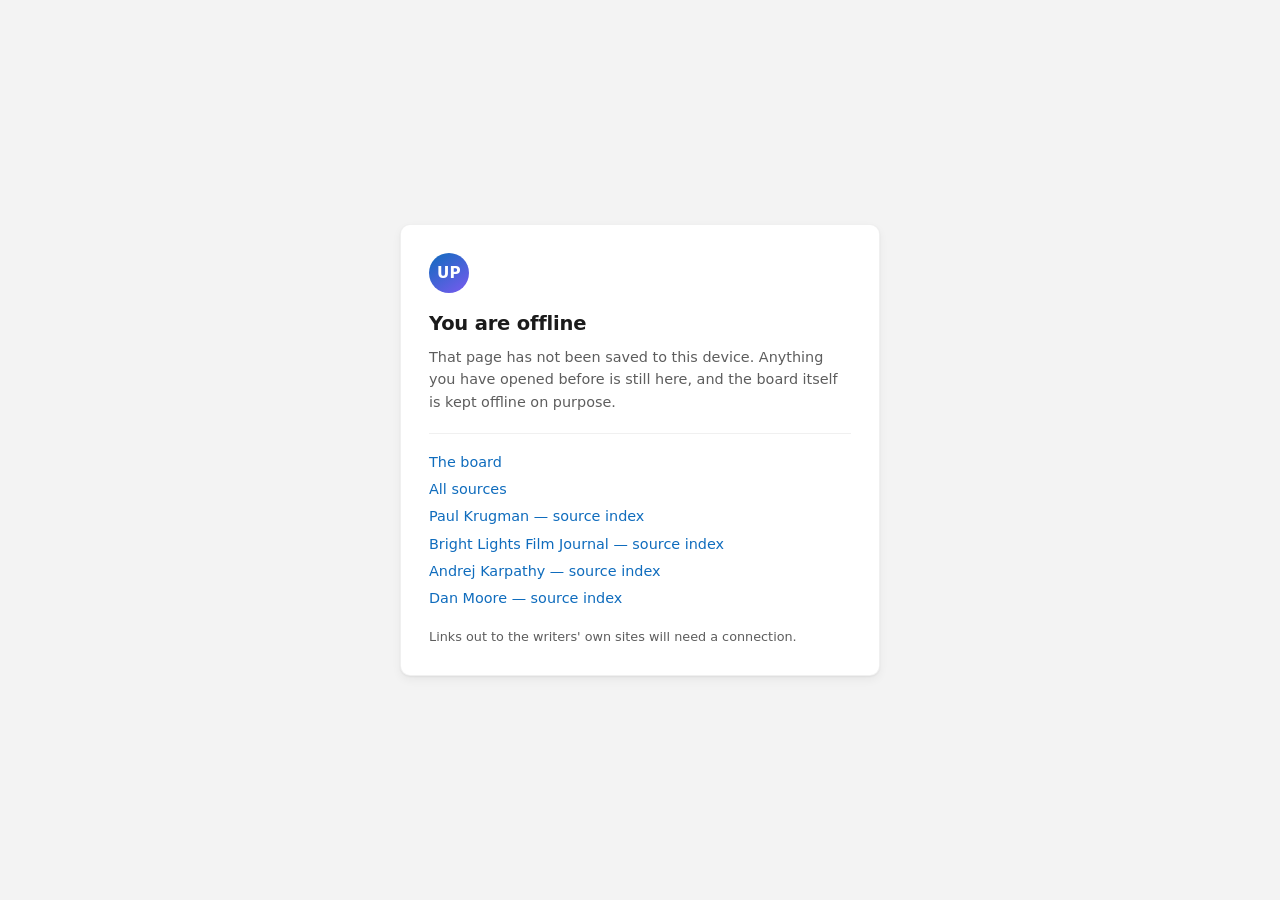
<file: docs/offline.html>
<!doctype html>
<html lang="en">
<head>
<meta charset="utf-8">
<meta name="viewport" content="width=device-width, initial-scale=1, viewport-fit=cover">
<title>Offline · Updating</title>
<meta name="robots" content="noindex">
<meta name="theme-color" content="#0f6cbd">
<link rel="icon" href="favicon.svg" type="image/svg+xml">
<!-- Styles are inline on purpose: this page has to render with no network and
     no assumptions about what else made it into the cache. -->
<style>
  :root {
    color-scheme: light;
    --bg: #f3f3f3; --card: #ffffff; --br: rgba(0,0,0,.058);
    --ink: #1b1b1b; --ink-2: #5d5d5d; --accent: #0f6cbd;
    --shadow: 0 1px 2px rgba(0,0,0,.05), 0 4px 10px rgba(0,0,0,.05);
  }
  @media (prefers-color-scheme: dark) {
    :root {
      color-scheme: dark;
      --bg: #1e1e1e; --card: #2b2b2b; --br: rgba(255,255,255,.068);
      --ink: #f4f4f4; --ink-2: #c4c4c4; --accent: #4cc2ff;
      --shadow: 0 1px 2px rgba(0,0,0,.3), 0 4px 12px rgba(0,0,0,.28);
    }
  }
  * { box-sizing: border-box; }
  body {
    margin: 0; min-height: 100vh;
    display: grid; place-items: center; padding: 1.5rem;
    background: var(--bg); color: var(--ink);
    font-family: "Segoe UI Variable Text", "Segoe UI", Inter, system-ui,
                 -apple-system, Roboto, "Helvetica Neue", sans-serif;
    line-height: 1.55;
  }
  .card {
    width: 100%; max-width: 30rem;
    background: var(--card); border: 1px solid var(--br);
    border-radius: 10px; box-shadow: var(--shadow); padding: 1.75rem;
  }
  .badge {
    width: 2.5rem; height: 2.5rem; border-radius: 50%;
    display: grid; place-items: center; margin-bottom: 1rem;
    background: linear-gradient(145deg, #0f6cbd, #7a5af0);
    color: #fff; font-weight: 600; font-size: .95rem; letter-spacing: .02em;
  }
  h1 { margin: 0 0 .4rem; font-size: 1.22rem; letter-spacing: -.01em; }
  p { margin: 0 0 1rem; color: var(--ink-2); font-size: .9rem; }
  ul { margin: 0; padding: 0; list-style: none; }
  li + li { margin-top: .15rem; }
  a { color: var(--accent); text-decoration: none; font-size: .9rem; }
  a:hover { text-decoration: underline; }
  .sep { height: 1px; background: var(--br); margin: 1.25rem 0 1rem; }
  .foot { font-size: .8rem; margin: 1rem 0 0; }
</style>
</head>
<body>
  <div class="card">
    <div class="badge" aria-hidden="true">UP</div>
    <h1>You are offline</h1>
    <p>That page has not been saved to this device. Anything you have opened
      before is still here, and the board itself is kept offline on purpose.</p>
    <div class="sep"></div>
    <ul>
      <li><a href="./">The board</a></li>
      <li><a href="sources.html">All sources</a></li>
      <li><a href="krugman.html">Paul Krugman — source index</a></li>
      <li><a href="brightlights.html">Bright Lights Film Journal — source index</a></li>
      <li><a href="karpathy.html">Andrej Karpathy — source index</a></li>
      <li><a href="dan-moore.html">Dan Moore — source index</a></li>
    </ul>
    <p class="foot">Links out to the writers' own sites will need a connection.</p>
  </div>
</body>
</html>
</file>
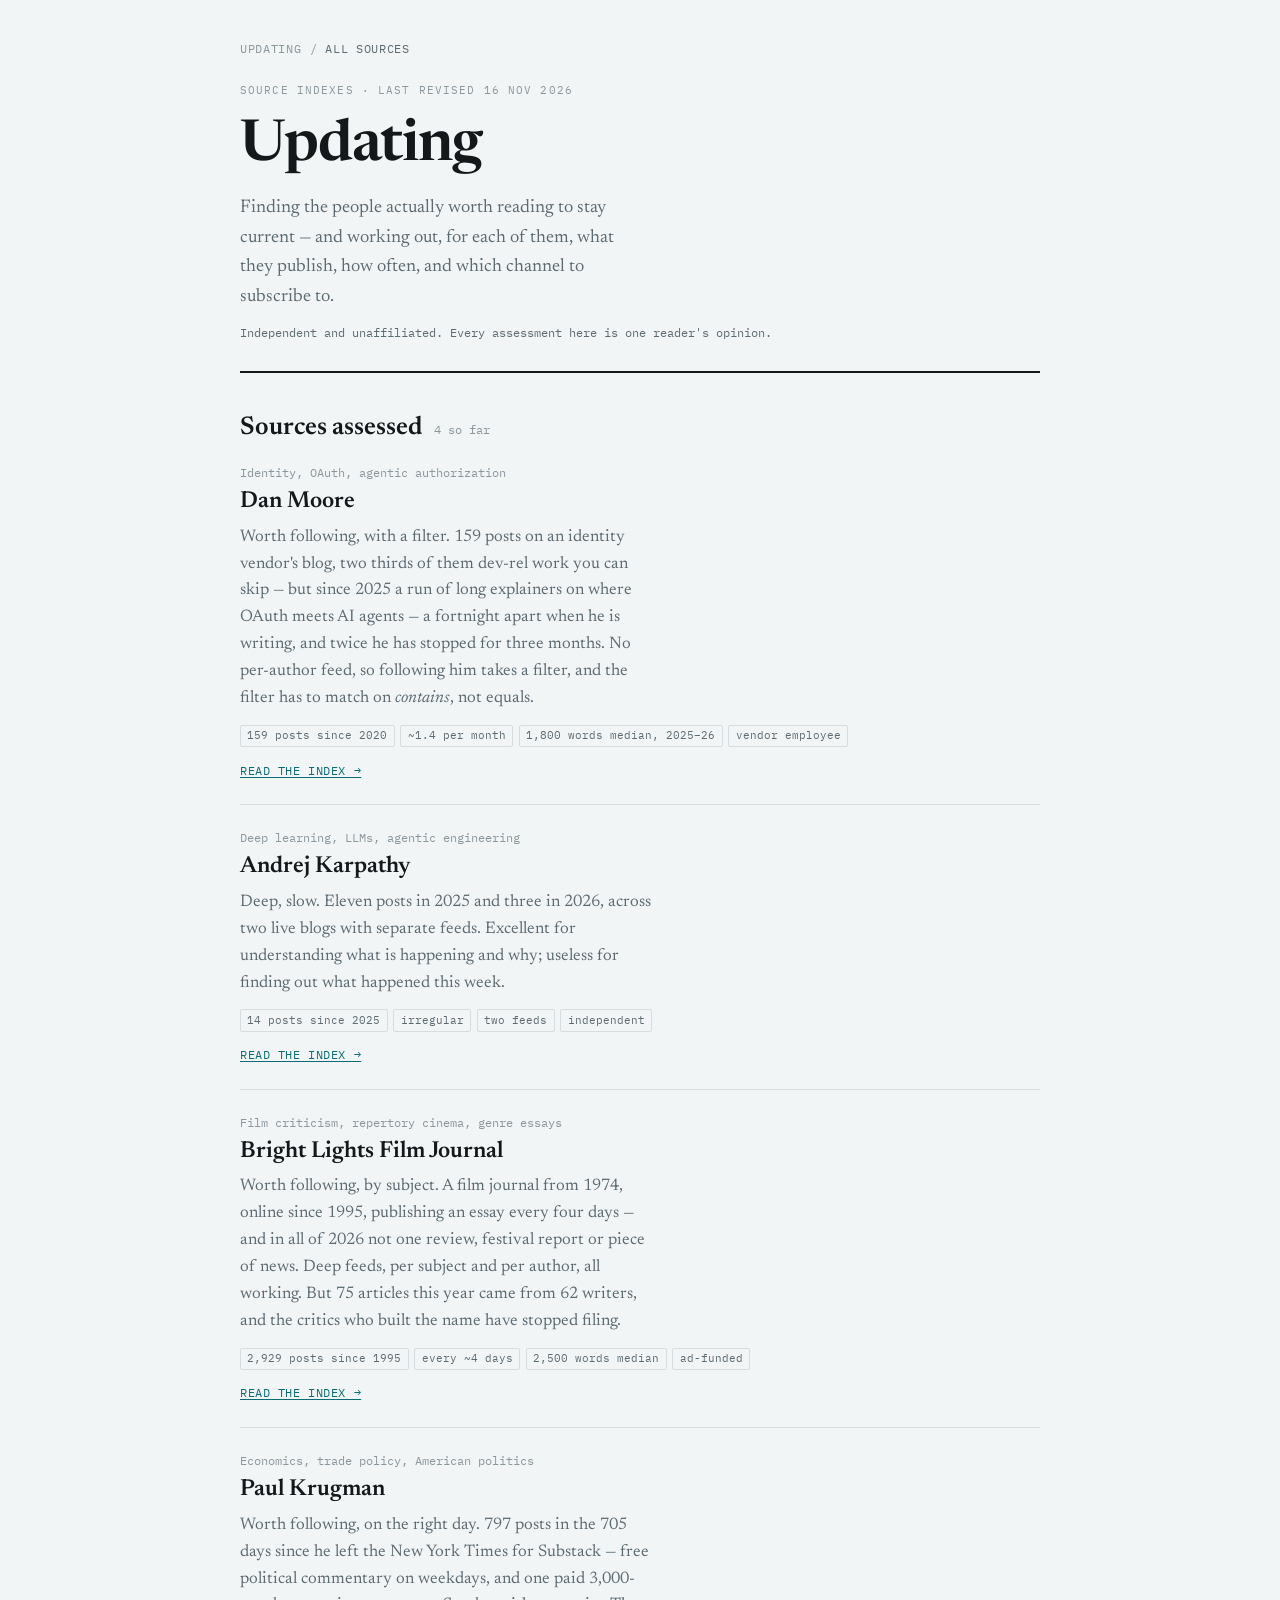
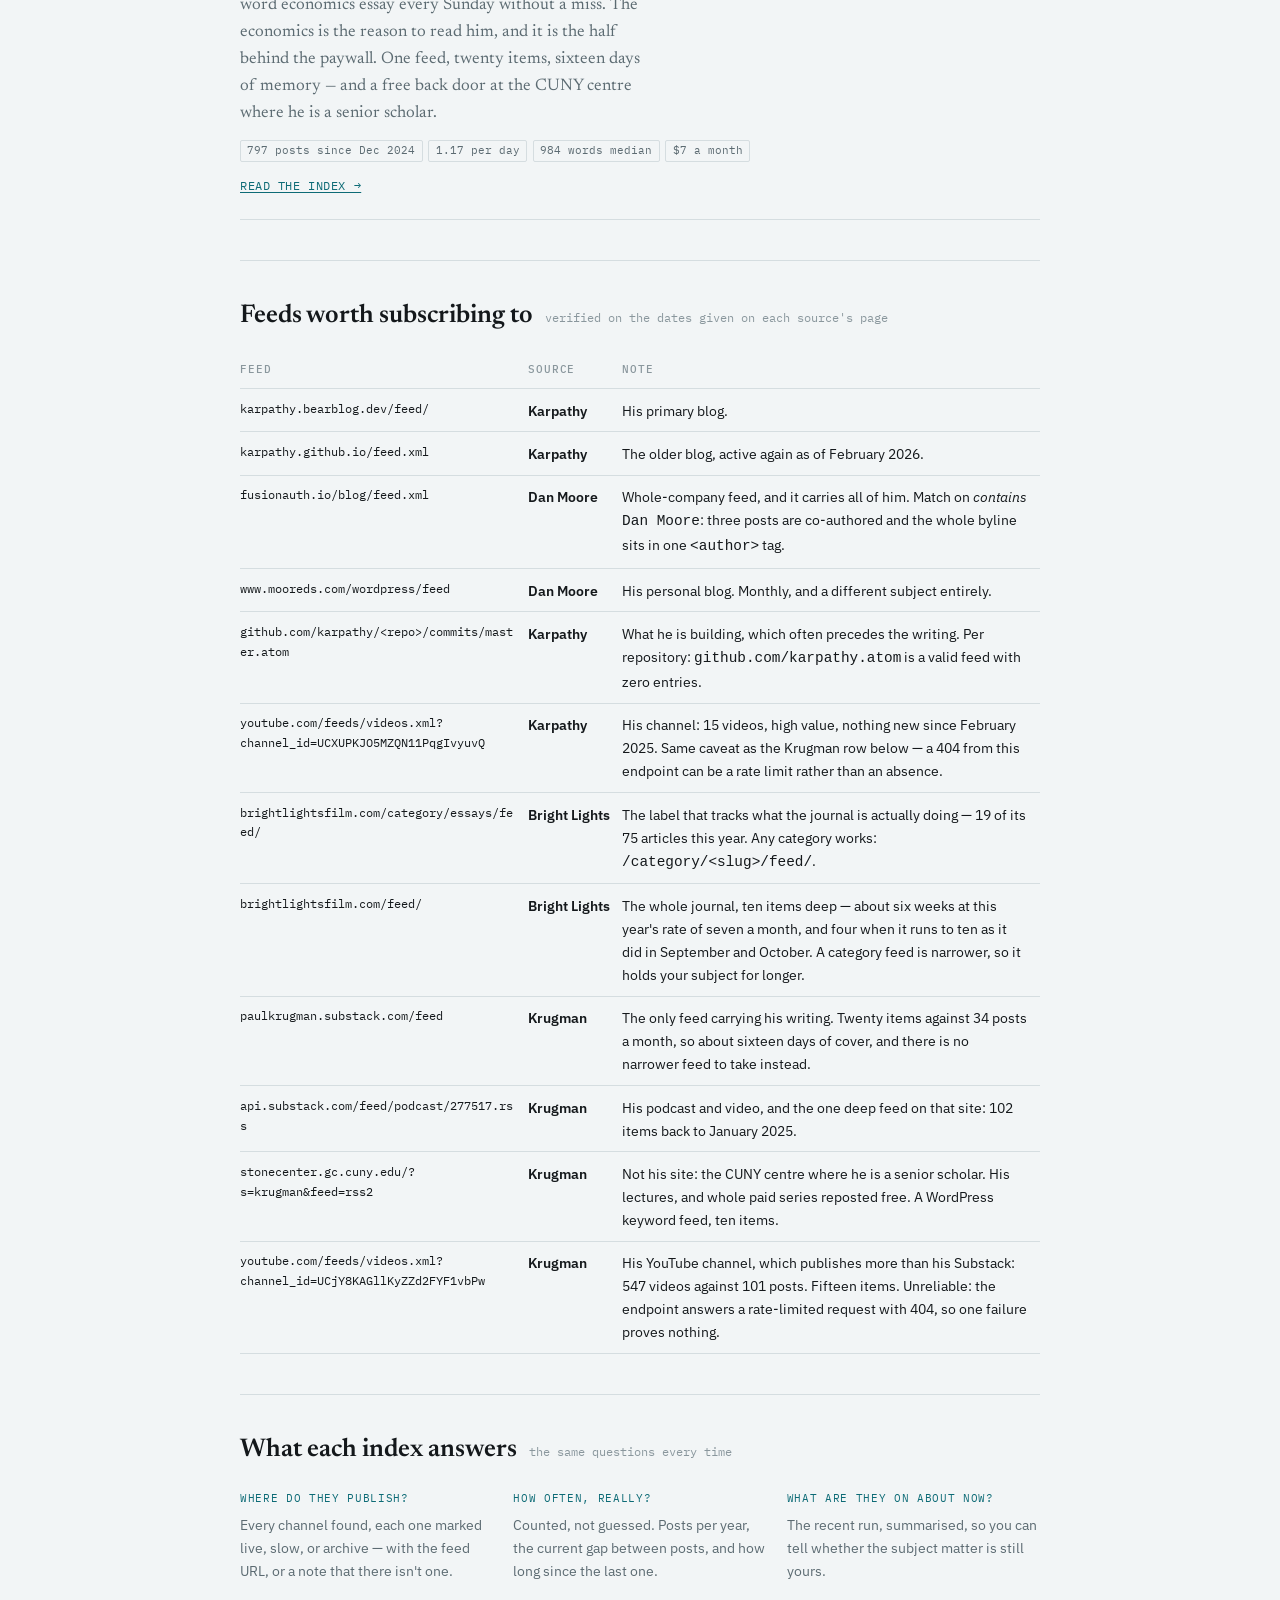
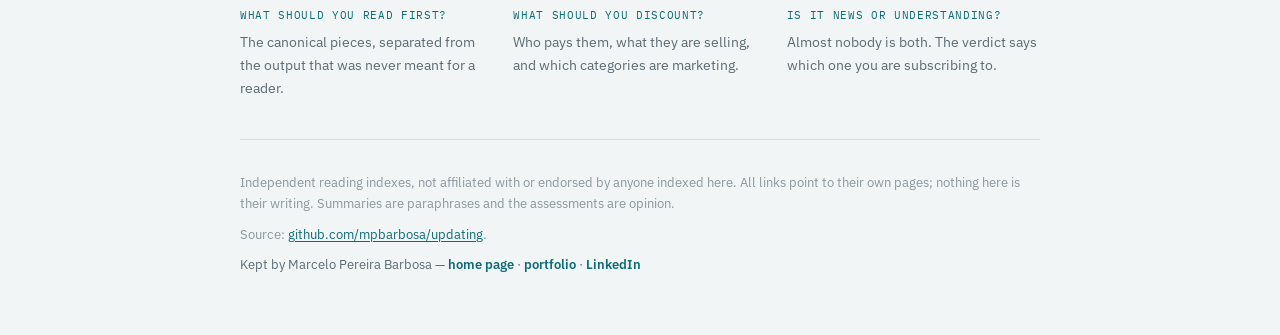
<file: docs/sources.html>
<!doctype html>
<html lang="en">
<head>
<meta charset="utf-8">
<meta name="viewport" content="width=device-width, initial-scale=1, viewport-fit=cover">
<link rel="preconnect" href="https://fonts.googleapis.com">
<link rel="preconnect" href="https://fonts.gstatic.com" crossorigin>
<title>All sources · Updating</title>
<meta name="description" content="Independent reading indexes of the people worth following: what each one actually publishes, how often, and which of their channels are worth subscribing to.">
<meta name="author" content="Marcelo Pereira Barbosa">
<meta name="robots" content="index,follow">
<link rel="canonical" href="https://mpbarbosa.github.io/updating/sources.html">
<meta property="og:type" content="website">
<meta property="og:title" content="All sources &middot; Updating">
<meta property="og:description" content="Independent reading indexes of the people worth following: cadence, canonical writing, and the feeds that are actually worth subscribing to.">
<meta property="og:url" content="https://mpbarbosa.github.io/updating/sources.html">
<meta property="og:site_name" content="Updating">
<meta property="og:locale" content="en_US">
<meta property="og:image" content="https://mpbarbosa.github.io/updating/og/sources.png">
<meta property="og:image:width" content="1200">
<meta property="og:image:height" content="630">
<meta property="og:image:alt" content="All sources · Updating">
<meta name="twitter:card" content="summary_large_image">
<meta name="twitter:image" content="https://mpbarbosa.github.io/updating/og/sources.png">
<meta name="twitter:image:alt" content="All sources · Updating">
<!-- Installable: manifest, icons and the iOS standalone metas -->
<link rel="manifest" href="manifest.webmanifest">
<meta name="theme-color" content="#0f6cbd" media="(prefers-color-scheme: light)">
<meta name="theme-color" content="#1e1e1e" media="(prefers-color-scheme: dark)">
<link rel="icon" href="favicon.svg" type="image/svg+xml">
<link rel="apple-touch-icon" href="icon-192.png">
<meta name="mobile-web-app-capable" content="yes">
<meta name="apple-mobile-web-app-capable" content="yes">
<meta name="apple-mobile-web-app-status-bar-style" content="default">
<meta name="apple-mobile-web-app-title" content="Updating">
<link rel="stylesheet" href="https://fonts.googleapis.com/css2?family=Newsreader:ital,opsz,wght@0,6..72,400;0,6..72,600;1,6..72,400&family=IBM+Plex+Mono:wght@400;500&family=IBM+Plex+Sans:wght@400;500;600&display=swap">
<link rel="stylesheet" href="style.css">
<script type="application/ld+json">
{
  "@context": "https://schema.org",
  "@graph": [
    {
      "@type": "Person",
      "@id": "https://mpbarbosa.github.io/updating/#author",
      "name": "Marcelo Pereira Barbosa",
      "url": "https://www.mpbarbosa.com",
      "sameAs": [
        "https://github.com/mpbarbosa",
        "https://www.linkedin.com/in/mpbarbosa"
      ]
    },
    {
      "@type": "WebSite",
      "@id": "https://mpbarbosa.github.io/updating/#website",
      "url": "https://mpbarbosa.github.io/updating/",
      "name": "Updating",
      "alternateName": "Updating — source indexes",
      "description": "Independent reading indexes of the people and publications worth following: what each one publishes, how often, and which feeds are worth subscribing to.",
      "inLanguage": "en",
      "publisher": {
        "@id": "https://mpbarbosa.github.io/updating/#author"
      },
      "license": "https://github.com/mpbarbosa/updating/blob/main/LICENSE"
    },
    {
      "@type": "CollectionPage",
      "@id": "https://mpbarbosa.github.io/updating/sources.html#webpage",
      "url": "https://mpbarbosa.github.io/updating/sources.html",
      "name": "All sources · Updating",
      "isPartOf": {
        "@id": "https://mpbarbosa.github.io/updating/#website"
      },
      "inLanguage": "en",
      "datePublished": "2026-11-11",
      "dateModified": "2026-11-16",
      "author": {
        "@id": "https://mpbarbosa.github.io/updating/#author"
      },
      "mainEntity": {
        "@id": "https://mpbarbosa.github.io/updating/sources.html#sourcelist"
      },
      "description": "Every source assessed, with the verdict and the feeds."
    },
    {
      "@type": "ItemList",
      "@id": "https://mpbarbosa.github.io/updating/sources.html#sourcelist",
      "name": "Sources assessed",
      "numberOfItems": 4,
      "itemListElement": [
        {
          "@type": "ListItem",
          "position": 1,
          "url": "https://mpbarbosa.github.io/updating/dan-moore.html",
          "name": "Dan Moore source index"
        },
        {
          "@type": "ListItem",
          "position": 2,
          "url": "https://mpbarbosa.github.io/updating/karpathy.html",
          "name": "Andrej Karpathy source index"
        },
        {
          "@type": "ListItem",
          "position": 3,
          "url": "https://mpbarbosa.github.io/updating/brightlights.html",
          "name": "Bright Lights Film Journal source index"
        },
        {
          "@type": "ListItem",
          "position": 4,
          "url": "https://mpbarbosa.github.io/updating/krugman.html",
          "name": "Paul Krugman source index"
        }
      ]
    },
    {
      "@type": "BreadcrumbList",
      "itemListElement": [
        {
          "@type": "ListItem",
          "position": 1,
          "name": "Updating",
          "item": "https://mpbarbosa.github.io/updating/"
        },
        {
          "@type": "ListItem",
          "position": 2,
          "name": "All sources",
          "item": "https://mpbarbosa.github.io/updating/sources.html"
        }
      ]
    }
  ]
}
</script>
</head>
<body>
<div class="wrap">
  <nav class="backnav" aria-label="Breadcrumb">
    <ol>
      <li><a href="./">Updating</a></li>
      <li><span aria-current="page">All sources</span></li>
    </ol>
  </nav>
  <header class="masthead">
    <p class="eyebrow">Source indexes &middot; last revised 16 Nov 2026</p>
    <h1>Updating</h1>
    <p class="lede">Finding the people actually worth reading to stay current &mdash; and working out, for each of them, what they publish, how often, and which channel to subscribe to.</p>
    <p class="tagline">Independent and unaffiliated. Every assessment here is one reader's opinion.</p>
  </header>

  <section>
    <div class="sec-head">
      <h2>Sources assessed</h2>
      <p class="note">4 so far</p>
    </div>
    <ul class="sources">
      <li>
        <p class="who">Identity, OAuth, agentic authorization</p>
        <h3><a href="dan-moore.html">Dan Moore</a></h3>
        <p class="say">Worth following, with a filter. 159 posts on an identity vendor's blog, two thirds of them dev-rel work you can skip &mdash; but since 2025 a run of long explainers on where OAuth meets AI agents &mdash; a fortnight apart when he is writing, and twice he has stopped for three months. No per-author feed, so following him takes a filter, and the filter has to match on <em>contains</em>, not equals.</p>
        <div class="meta"><span>159 posts since 2020</span><span>~1.4 per month</span><span>1,800 words median, 2025&ndash;26</span><span>vendor employee</span></div>
        <p class="go"><a href="dan-moore.html">Read the index &rarr;</a></p>
      </li>
      <li>
        <p class="who">Deep learning, LLMs, agentic engineering</p>
        <h3><a href="karpathy.html">Andrej Karpathy</a></h3>
        <p class="say">Deep, slow. Eleven posts in 2025 and three in 2026, across two live blogs with separate feeds. Excellent for understanding what is happening and why; useless for finding out what happened this week.</p>
        <div class="meta"><span>14 posts since 2025</span><span>irregular</span><span>two feeds</span><span>independent</span></div>
        <p class="go"><a href="karpathy.html">Read the index &rarr;</a></p>
      </li>
      <li>
        <p class="who">Film criticism, repertory cinema, genre essays</p>
        <h3><a href="brightlights.html">Bright Lights Film Journal</a></h3>
        <p class="say">Worth following, by subject. A film journal from 1974, online since 1995, publishing an essay every four days &mdash; and in all of 2026 not one review, festival report or piece of news. Deep feeds, per subject and per author, all working. But 75 articles this year came from 62 writers, and the critics who built the name have stopped filing.</p>
        <div class="meta"><span>2,929 posts since 1995</span><span>every ~4 days</span><span>2,500 words median</span><span>ad-funded</span></div>
        <p class="go"><a href="brightlights.html">Read the index &rarr;</a></p>
      </li>
      <li>
        <p class="who">Economics, trade policy, American politics</p>
        <h3><a href="krugman.html">Paul Krugman</a></h3>
        <p class="say">Worth following, on the right day. 797 posts in the 705 days since he left the New York Times for Substack &mdash; free political commentary on weekdays, and one paid 3,000-word economics essay every Sunday without a miss. The economics is the reason to read him, and it is the half behind the paywall. One feed, twenty items, sixteen days of memory &mdash; and a free back door at the CUNY centre where he is a senior scholar.</p>
        <div class="meta"><span>797 posts since Dec 2024</span><span>1.17 per day</span><span>984 words median</span><span>$7 a month</span></div>
        <p class="go"><a href="krugman.html">Read the index &rarr;</a></p>
      </li>
    </ul>
  </section>

  <section>
    <div class="sec-head">
      <h2>Feeds worth subscribing to</h2>
      <p class="note">verified on the dates given on each source's page</p>
    </div>
    <div class="tablewrap">
      <table class="feedtable">
        <thead>
          <tr><th scope="col">Feed</th><th scope="col">Source</th><th scope="col">Note</th></tr>
        </thead>
        <tbody>
          <tr>
            <td class="feed">karpathy.bearblog.dev/feed/</td>
            <td class="ch">Karpathy</td>
            <td>His primary blog.</td>
          </tr>
          <tr>
            <td class="feed">karpathy.github.io/feed.xml</td>
            <td class="ch">Karpathy</td>
            <td>The older blog, active again as of February 2026.</td>
          </tr>
          <tr>
            <td class="feed">fusionauth.io/blog/feed.xml</td>
            <td class="ch">Dan Moore</td>
            <td>Whole-company feed, and it carries all of him. Match on <em>contains</em> <code>Dan Moore</code>: three posts are co-authored and the whole byline sits in one <code>&lt;author&gt;</code> tag.</td>
          </tr>
          <tr>
            <td class="feed">www.mooreds.com/wordpress/feed</td>
            <td class="ch">Dan Moore</td>
            <td>His personal blog. Monthly, and a different subject entirely.</td>
          </tr>
          <tr>
            <td class="feed">github.com/karpathy/&lt;repo&gt;/commits/master.atom</td>
            <td class="ch">Karpathy</td>
            <td>What he is building, which often precedes the writing. Per repository: <code>github.com/karpathy.atom</code> is a valid feed with zero entries.</td>
          </tr>
          <tr>
            <td class="feed">youtube.com/feeds/videos.xml?channel_id=UCXUPKJO5MZQN11PqgIvyuvQ</td>
            <td class="ch">Karpathy</td>
            <td>His channel: 15 videos, high value, nothing new since February 2025. Same caveat as the Krugman row below &mdash; a 404 from this endpoint can be a rate limit rather than an absence.</td>
          </tr>
          <tr>
            <td class="feed">brightlightsfilm.com/category/essays/feed/</td>
            <td class="ch">Bright Lights</td>
            <td>The label that tracks what the journal is actually doing &mdash; 19 of its 75 articles this year. Any category works: <code>/category/&lt;slug&gt;/feed/</code>.</td>
          </tr>
          <tr>
            <td class="feed">brightlightsfilm.com/feed/</td>
            <td class="ch">Bright Lights</td>
            <td>The whole journal, ten items deep &mdash; about six weeks at this year's rate of seven a month, and four when it runs to ten as it did in September and October. A category feed is narrower, so it holds your subject for longer.</td>
          </tr>
          <tr>
            <td class="feed">paulkrugman.substack.com/feed</td>
            <td class="ch">Krugman</td>
            <td>The only feed carrying his writing. Twenty items against 34 posts a month, so about sixteen days of cover, and there is no narrower feed to take instead.</td>
          </tr>
          <tr>
            <td class="feed">api.substack.com/feed/podcast/277517.rss</td>
            <td class="ch">Krugman</td>
            <td>His podcast and video, and the one deep feed on that site: 102 items back to January 2025.</td>
          </tr>
          <tr>
            <td class="feed">stonecenter.gc.cuny.edu/?s=krugman&amp;feed=rss2</td>
            <td class="ch">Krugman</td>
            <td>Not his site: the CUNY centre where he is a senior scholar. His lectures, and whole paid series reposted free. A WordPress keyword feed, ten items.</td>
          </tr>
          <tr>
            <td class="feed">youtube.com/feeds/videos.xml?channel_id=UCjY8KAGllKyZZd2FYF1vbPw</td>
            <td class="ch">Krugman</td>
            <td>His YouTube channel, which publishes more than his Substack: 547 videos against 101 posts. Fifteen items. Unreliable: the endpoint answers a rate-limited request with 404, so one failure proves nothing.</td>
          </tr>
        </tbody>
      </table>
    </div>
  </section>

  <section>
    <div class="sec-head">
      <h2>What each index answers</h2>
      <p class="note">the same questions every time</p>
    </div>
    <ul class="method">
      <li>
        <p class="q">Where do they publish?</p>
        <p>Every channel found, each one marked live, slow, or archive &mdash; with the feed URL, or a note that there isn't one.</p>
      </li>
      <li>
        <p class="q">How often, really?</p>
        <p>Counted, not guessed. Posts per year, the current gap between posts, and how long since the last one.</p>
      </li>
      <li>
        <p class="q">What are they on about now?</p>
        <p>The recent run, summarised, so you can tell whether the subject matter is still yours.</p>
      </li>
      <li>
        <p class="q">What should you read first?</p>
        <p>The canonical pieces, separated from the output that was never meant for a reader.</p>
      </li>
      <li>
        <p class="q">What should you discount?</p>
        <p>Who pays them, what they are selling, and which categories are marketing.</p>
      </li>
      <li>
        <p class="q">Is it news or understanding?</p>
        <p>Almost nobody is both. The verdict says which one you are subscribing to.</p>
      </li>
    </ul>
  </section>

  <footer>
    <p>Independent reading indexes, not affiliated with or endorsed by anyone indexed here. All links point to their own pages; nothing here is their writing. Summaries are paraphrases and the assessments are opinion.</p>
    <p>Source: <a href="https://github.com/mpbarbosa/updating">github.com/mpbarbosa/updating</a>.</p>
    <p class="me">Kept by Marcelo Pereira Barbosa &mdash;
      <a href="https://www.mpbarbosa.com" rel="me">home page</a> &middot;
      <a href="https://github.com/mpbarbosa" rel="me">portfolio</a> &middot;
      <a href="https://www.linkedin.com/in/mpbarbosa" rel="me noopener">LinkedIn</a></p>
  </footer>
</div>
<script>
/* Register the service worker: it takes the whole site offline and is what
   makes the site installable. Nothing here is required for the page to work —
   every failure path is silent and leaves an ordinary web page behind. */
(function () {
  "use strict";
  if (!("serviceWorker" in navigator)) return;
  window.addEventListener("load", function () {
    navigator.serviceWorker.register("service-worker.js").then(function (reg) {
      reg.addEventListener("updatefound", function () {
        var next = reg.installing;
        if (!next) return;
        next.addEventListener("statechange", function () {
          /* A new version is ready. Activate it, but do not reload the page:
             pages are served network-first, so what is on screen is already
             current, and nobody wants a page to jump while they are reading. */
          if (next.state === "installed" && navigator.serviceWorker.controller) {
            next.postMessage({ type: "SKIP_WAITING" });
          }
        });
      });
    }).catch(function () { /* offline, unsupported, or blocked — no matter */ });
  });
})();
</script>
</body>
</html>
</file>
<file: docs/home.css>
/* Home page only: a Windows-11-widgets-board treatment of the source index.
   Fixed-size rounded tiles on a mica-ish wash, Fluent-flavoured icons,
   secondary text in a lighter grey, everything elevated on hover.
   The reading pages keep style.css; the two do not share anything. */

:root {
  color-scheme: light;
  --bg: #f3f3f3;
  --card: #ffffff;
  --card-2: #fafafa;
  --br: rgba(0, 0, 0, 0.058);
  --br-strong: rgba(0, 0, 0, 0.11);
  --ink: #1b1b1b;
  --ink-2: #5d5d5d;
  --faint: #8b8b8b;
  --accent: #0f6cbd;
  --accent-ink: #0f548c;
  --accent-soft: #eef4fc;
  --warn: #8f5700;
  --warn-soft: #fdf4e4;
  --good: #0e6c0e;
  --good-soft: #eef7ee;
  --tint-1: rgba(15, 108, 189, 0.13);
  --tint-2: rgba(135, 85, 200, 0.11);
  --tint-3: rgba(20, 150, 160, 0.10);
  --shadow: 0 1px 2px rgba(0, 0, 0, 0.05), 0 4px 10px rgba(0, 0, 0, 0.05);
  --shadow-hi: 0 2px 4px rgba(0, 0, 0, 0.07), 0 14px 30px rgba(0, 0, 0, 0.12);
  --radius: 10px;
  --ui: "Segoe UI Variable Text", "Segoe UI Variable", "Segoe UI", Inter,
        system-ui, -apple-system, Roboto, "Helvetica Neue", sans-serif;
  --display: "Segoe UI Variable Display", "Segoe UI Variable", "Segoe UI", Inter,
        system-ui, -apple-system, sans-serif;
  --mono: "Cascadia Code", "Cascadia Mono", ui-monospace, "SF Mono", Consolas, monospace;
}

@media (prefers-color-scheme: dark) {
  :root:not([data-theme="light"]) {
    color-scheme: dark;
    --bg: #1e1e1e;
    --card: #2b2b2b;
    --card-2: #313131;
    --br: rgba(255, 255, 255, 0.068);
    --br-strong: rgba(255, 255, 255, 0.14);
    --ink: #f4f4f4;
    --ink-2: #c4c4c4;
    --faint: #969696;
    --accent: #4cc2ff;
    --accent-ink: #8fd8ff;
    --accent-soft: #10344d;
    --warn: #f2bd77;
    --warn-soft: #3a2c15;
    --good: #7cce7c;
    --good-soft: #15301a;
    --tint-1: rgba(76, 194, 255, 0.13);
    --tint-2: rgba(160, 120, 240, 0.12);
    --tint-3: rgba(50, 200, 200, 0.09);
    --shadow: 0 1px 2px rgba(0, 0, 0, 0.3), 0 4px 12px rgba(0, 0, 0, 0.28);
    --shadow-hi: 0 2px 6px rgba(0, 0, 0, 0.38), 0 16px 34px rgba(0, 0, 0, 0.45);
  }
}
:root[data-theme="dark"] {
  color-scheme: dark;
  --bg: #1e1e1e;
  --card: #2b2b2b;
  --card-2: #313131;
  --br: rgba(255, 255, 255, 0.068);
  --br-strong: rgba(255, 255, 255, 0.14);
  --ink: #f4f4f4;
  --ink-2: #c4c4c4;
  --faint: #969696;
  --accent: #4cc2ff;
  --accent-ink: #8fd8ff;
  --accent-soft: #10344d;
  --warn: #f2bd77;
  --warn-soft: #3a2c15;
  --good: #7cce7c;
  --good-soft: #15301a;
  --tint-1: rgba(76, 194, 255, 0.13);
  --tint-2: rgba(160, 120, 240, 0.12);
  --tint-3: rgba(50, 200, 200, 0.09);
  --shadow: 0 1px 2px rgba(0, 0, 0, 0.3), 0 4px 12px rgba(0, 0, 0, 0.28);
  --shadow-hi: 0 2px 6px rgba(0, 0, 0, 0.38), 0 16px 34px rgba(0, 0, 0, 0.45);
}

* { box-sizing: border-box; }
html { -webkit-text-size-adjust: 100%; }
body {
  margin: 0;
  min-height: 100vh;
  background: var(--bg);
  color: var(--ink);
  font-family: var(--ui);
  font-size: 14px;
  line-height: 1.5;
  -webkit-font-smoothing: antialiased;
}
/* the mica wash */
body::before {
  content: "";
  position: fixed;
  inset: 0;
  z-index: -1;
  pointer-events: none;
  background:
    radial-gradient(60rem 36rem at 12% -8%, var(--tint-1), transparent 70%),
    radial-gradient(48rem 30rem at 92% 4%, var(--tint-2), transparent 70%),
    radial-gradient(52rem 34rem at 50% 104%, var(--tint-3), transparent 72%);
}
h1, h2, h3, h4 { font-family: var(--display); margin: 0; font-weight: 600; line-height: 1.25; text-wrap: balance; }
p { margin: 0; }
ul, ol { margin: 0; padding: 0; list-style: none; }
a { color: var(--accent); text-underline-offset: 2px; }
:focus-visible { outline: 2px solid var(--accent); outline-offset: 2px; border-radius: 4px; }

.board {
  max-width: 76rem;
  margin: 0 auto;
  padding: 1.5rem max(16px, env(safe-area-inset-left, 0px)) 3rem;
}

/* ---------- top bar: greeting, filter, theme ---------- */
.bar {
  display: flex;
  align-items: center;
  gap: 0.9rem;
  flex-wrap: wrap;
  margin-bottom: 1.4rem;
}
.who-badge {
  width: 2.5rem; height: 2.5rem; flex: none;
  border-radius: 50%;
  display: grid; place-items: center;
  background: linear-gradient(145deg, var(--accent), #7a5af0);
  color: #fff;
  font-family: var(--display); font-size: 0.95rem; font-weight: 600;
  letter-spacing: 0.02em;
  box-shadow: var(--shadow);
}
.greet { margin-right: auto; min-width: 12rem; max-width: 34rem; }
/* The time-of-day greeting is decoration and gets rewritten by script, so it is
   a <p>. The <h1> underneath is the page's real heading and stays put. */
.greet .hello { font-size: 1.22rem; font-weight: 600; letter-spacing: -0.01em; color: var(--ink); }
.greet h1 { font-size: 0.84rem; font-weight: 400; line-height: 1.35; color: var(--ink-2); margin-top: 0.1rem; }
.greet p { font-size: 0.8rem; color: var(--ink-2); }
.greet > p:last-child { color: var(--faint); }
.search {
  position: relative;
  display: flex; align-items: center;
}
.search svg { position: absolute; left: 0.6rem; color: var(--faint); pointer-events: none; }
.search input {
  font: inherit;
  font-size: 0.85rem;
  color: var(--ink);
  background: var(--card);
  border: 1px solid var(--br-strong);
  border-radius: 999px;
  padding: 0.44rem 0.8rem 0.44rem 2rem;
  width: 14rem;
  max-width: 50vw;
  box-shadow: var(--shadow);
}
.search input::placeholder { color: var(--faint); }
.search input:focus { outline: none; border-color: var(--accent); box-shadow: 0 0 0 2px var(--accent-soft); }
.iconbtn {
  width: 2.1rem; height: 2.1rem; flex: none;
  display: grid; place-items: center;
  border-radius: 50%;
  border: 1px solid var(--br-strong);
  background: var(--card);
  color: var(--ink-2);
  cursor: pointer;
  box-shadow: var(--shadow);
}
.iconbtn:hover { color: var(--accent); border-color: var(--accent); }

/* ---------- the grid of tiles ---------- */
.grid {
  display: grid;
  grid-template-columns: repeat(4, minmax(0, 1fr));
  grid-auto-rows: 7rem;
  gap: 0.9rem;
}
.tile {
  grid-column: span 2;
  grid-row: span 3;
  position: relative;
  display: flex;
  flex-direction: column;
  min-width: 0;
  background: var(--card);
  border: 1px solid var(--br);
  border-radius: var(--radius);
  box-shadow: var(--shadow);
  padding: 0.85rem 0.95rem 0.95rem;
  overflow: hidden;
}
@media (prefers-reduced-motion: no-preference) {
  .tile { transition: box-shadow 0.18s ease, transform 0.18s ease; }
}
.tile:hover { box-shadow: var(--shadow-hi); transform: translateY(-2px); }
.tile[hidden] { display: none; }
.tile.s { grid-column: span 1; grid-row: span 2; }
.tile.wide { grid-column: span 4; grid-row: span 2; }
.tile.tall { grid-row: span 5; }
/* the latest-posts tile opens with every group folded, so it only needs room
   for the four headings; opening one scrolls inside the tile. Two rows also
   puts it level with the pair of stat tiles beside it. */
.tile.tall.latest { grid-row: span 2; }
.tile.hero { grid-column: span 4; grid-row: span 4; padding: 0; }

.t-head {
  display: flex; align-items: center; gap: 0.5rem;
  margin-bottom: 0.7rem;
}
.t-head .ico {
  width: 1.4rem; height: 1.4rem; flex: none;
  display: grid; place-items: center;
  border-radius: 5px;
  background: var(--accent-soft);
  color: var(--accent);
}
.t-head h2 { font-size: 0.86rem; font-weight: 600; letter-spacing: 0.005em; }
.t-head .cnt {
  margin-left: auto;
  font-size: 0.7rem;
  color: var(--faint);
  font-variant-numeric: tabular-nums;
  white-space: nowrap;
}
.scroller { overflow-y: auto; margin: 0 -0.3rem; padding: 0 0.3rem; flex: 1; scrollbar-width: thin; }
.scroller::-webkit-scrollbar { width: 6px; }
.scroller::-webkit-scrollbar-thumb { background: var(--br-strong); border-radius: 3px; }

/* ---------- hero tile ---------- */
.hero a.shot {
  display: block;
  position: relative;
  height: 56%;
  text-decoration: none;
  background: #0d1b2a;
  overflow: hidden;
}
.hero .shot svg { display: block; width: 100%; height: 100%; }
.hero .shot .badge {
  position: absolute; top: 0.75rem; left: 0.85rem;
  font-size: 0.66rem; font-weight: 600; letter-spacing: 0.07em; text-transform: uppercase;
  color: #fff;
  background: rgba(10, 20, 30, 0.55);
  backdrop-filter: blur(6px);
  border: 1px solid rgba(255, 255, 255, 0.22);
  border-radius: 999px;
  padding: 0.2rem 0.55rem;
}
.hero .lede { padding: 0.9rem 1.1rem 1.1rem; display: flex; flex-direction: column; gap: 0.45rem; flex: 1; min-height: 0; }
.hero .lede h2 { font-size: 1.32rem; letter-spacing: -0.015em; }
.hero .lede h2 a { color: var(--ink); text-decoration: none; }
.hero .lede h2 a:hover { color: var(--accent); text-decoration: underline; }
.hero .lede p { font-size: 0.88rem; color: var(--ink-2); overflow: hidden; }
.byline { display: flex; align-items: center; gap: 0.4rem; flex-wrap: wrap; font-size: 0.73rem; color: var(--faint); }
.byline .dot { width: 4px; height: 4px; border-radius: 50%; background: var(--faint); flex: none; }
.byline strong { color: var(--ink-2); font-weight: 600; }

/* ---------- feed list (latest posts) ---------- */
.feedlist li { border-top: 1px solid var(--br); }
.feedlist li:first-child { border-top: 0; }
.feedlist a {
  display: block;
  padding: 0.55rem 0.3rem;
  border-radius: 6px;
  text-decoration: none;
  color: inherit;
}
.feedlist a:hover { background: var(--card-2); }
.feedlist .ttl { font-size: 0.86rem; font-weight: 600; color: var(--ink); }
.feedlist a:hover .ttl { color: var(--accent); }
.feedlist .sub { display: flex; align-items: center; gap: 0.35rem; font-size: 0.71rem; color: var(--faint); margin-top: 0.12rem; }
.src-dot { width: 0.55rem; height: 0.55rem; border-radius: 3px; flex: none; }
.src-dot.dm { background: #c2563f; }
.src-dot.ak { background: #5a7fd6; }
.src-dot.bl { background: #b4863c; }
.src-dot.pk { background: #4e9b74; }
.flag {
  font-size: 0.64rem; font-weight: 600; letter-spacing: 0.04em; text-transform: uppercase;
  color: var(--warn); background: var(--warn-soft);
  border-radius: 3px; padding: 0.05rem 0.3rem;
}

/* grouped by author: one heading per source, so the rows carry only the date.
   Each group is a <details>, so a source can be folded away; the heading is its
   <summary> and carries the chevron. The heading sticks to the top of the
   scroller, which is the only scrolling ancestor here -- on narrow screens the
   scroller is `overflow: visible`, and the rule below turns the stickiness off
   so headings cannot float over the page. */
.feedlist.grouped > li, .feedlist.grouped > li:first-child { border-top: 0; }
.feedlist.grouped > li + li { margin-top: 0.5rem; }
.feedlist.grouped ul { list-style: none; margin: 0; padding: 0; }
.grp-box > ul { padding-top: 0.1rem; }
.grp-head {
  position: sticky; top: 0; z-index: 1;
  display: flex; align-items: center; gap: 0.4rem;
  cursor: pointer; list-style: none; user-select: none;
  margin: 0 -0.3rem; padding: 0.3rem 0.3rem 0.28rem;
  background: var(--card);
  border-bottom: 1px solid var(--br-strong);
  font-size: 0.7rem; font-weight: 700; letter-spacing: 0.04em; text-transform: uppercase;
  color: var(--ink-2);
}
.grp-head .n {
  margin-left: auto;
  font-weight: 500; letter-spacing: 0; text-transform: none;
  color: var(--faint);
  font-variant-numeric: tabular-nums;
}
.grp-head::-webkit-details-marker { display: none; }
.grp-head:hover { color: var(--ink); }
.grp-head:focus-visible { outline: 2px solid var(--accent); outline-offset: -2px; border-radius: 4px; }
/* the chevron: a rotated corner, pointing down when the group is folded away
   and up when it is open. */
.grp-head::after {
  content: "";
  width: 0.36rem; height: 0.36rem;
  border-right: 1.5px solid currentColor;
  border-bottom: 1.5px solid currentColor;
  transform: translateY(-2px) rotate(45deg);
  transition: transform 0.15s ease;
  flex: none;
}
.grp-box[open] > .grp-head::after { transform: translateY(1px) rotate(-135deg); }
@media (prefers-reduced-motion: reduce) { .grp-head::after { transition: none; } }
.feedlist.grouped .sub { margin-top: 0.1rem; }

/* ---------- small stat tiles ---------- */
.tile.s .num { font-family: var(--display); font-size: 2.1rem; font-weight: 600; letter-spacing: -0.02em; line-height: 1; font-variant-numeric: tabular-nums; }
.tile.s .cap { font-size: 0.74rem; color: var(--ink-2); margin-top: 0.3rem; }
.tile.s .foot { margin-top: auto; font-size: 0.68rem; color: var(--faint); }

/* ---------- source tiles ---------- */
.verdict-pill {
  display: inline-flex; align-items: center; gap: 0.3rem;
  align-self: flex-start;
  font-size: 0.68rem; font-weight: 600; letter-spacing: 0.03em; text-transform: uppercase;
  border-radius: 999px; padding: 0.17rem 0.5rem;
  background: var(--good-soft); color: var(--good);
}
.verdict-pill.caution { background: var(--warn-soft); color: var(--warn); }
.src-say { font-size: 0.85rem; color: var(--ink-2); margin-top: 0.5rem; }
.chips { display: flex; flex-wrap: wrap; gap: 0.3rem; margin-top: 0.6rem; }
.chips span {
  font-size: 0.68rem; color: var(--ink-2);
  border: 1px solid var(--br-strong); border-radius: 999px;
  padding: 0.1rem 0.45rem;
  white-space: nowrap;
}
.go {
  margin-top: auto; padding-top: 0.7rem;
  font-size: 0.78rem; font-weight: 600;
}
.go a { text-decoration: none; }
.go a:hover { text-decoration: underline; }

/* ---------- feeds tile ---------- */
.feeds li { display: flex; align-items: center; gap: 0.5rem; padding: 0.42rem 0; border-top: 1px solid var(--br); }
.feeds li:first-child { border-top: 0; }
.feeds .url { font-family: var(--mono); font-size: 0.74rem; color: var(--ink); overflow-wrap: anywhere; min-width: 0; flex: 1; }
.feeds .owner { font-size: 0.68rem; color: var(--faint); white-space: nowrap; }
.copy {
  flex: none;
  border: 1px solid var(--br-strong); background: transparent; color: var(--ink-2);
  border-radius: 5px; width: 1.65rem; height: 1.65rem;
  display: grid; place-items: center; cursor: pointer;
}
.copy:hover { color: var(--accent); border-color: var(--accent); }
.copy.done { color: var(--good); border-color: var(--good); }
.feeds .hint { font-size: 0.72rem; color: var(--ink-2); margin-top: 0.5rem; }

/* ---------- chart tile ---------- */
.bars { display: grid; grid-template-columns: repeat(7, 1fr); gap: 5px; align-items: end; height: 4.6rem; margin-top: 0.2rem; }
.bars i {
  display: block;
  background: linear-gradient(180deg, var(--accent), color-mix(in srgb, var(--accent) 55%, transparent));
  border-radius: 3px 3px 0 0;
  min-height: 3px;
}
.bars i.now { background: linear-gradient(180deg, #7a5af0, rgba(122, 90, 240, 0.55)); }
.xax { display: grid; grid-template-columns: repeat(7, 1fr); gap: 5px; margin-top: 0.3rem; font-size: 0.64rem; color: var(--faint); text-align: center; font-variant-numeric: tabular-nums; }
.cap { font-size: 0.76rem; color: var(--ink-2); margin-top: 0.6rem; }

/* ---------- caveat tile ---------- */
.tile.alert { background: var(--warn-soft); border-color: color-mix(in srgb, var(--warn) 30%, transparent); }
.tile.alert .t-head .ico { background: color-mix(in srgb, var(--warn) 18%, transparent); color: var(--warn); }
.tile.alert p { font-size: 0.82rem; color: var(--ink-2); }
.tile.alert p + p { margin-top: 0.45rem; }
.tile.alert em { color: var(--ink); font-style: italic; }

/* ---------- method / watch lists ---------- */
.qa li { padding: 0.4rem 0; border-top: 1px solid var(--br); }
.qa li:first-child { border-top: 0; }
.qa .q { font-size: 0.8rem; font-weight: 600; color: var(--ink); }
.qa .a { font-size: 0.76rem; color: var(--ink-2); }
.watch li { padding: 0.45rem 0; border-top: 1px solid var(--br); }
.watch li:first-child { border-top: 0; }
.watch a { font-size: 0.82rem; font-weight: 600; text-decoration: none; }
.watch a:hover { text-decoration: underline; }
.watch p { font-size: 0.74rem; color: var(--ink-2); }

/* ---------- footer ---------- */
.board > footer {
  margin-top: 1.4rem;
  font-size: 0.74rem;
  color: var(--faint);
  display: flex; gap: 0.75rem; flex-wrap: wrap; align-items: baseline;
  padding: 0 0.2rem;
}
.board > footer p { max-width: 58ch; }
.board > footer .me { color: var(--ink-2); max-width: none; }
.board > footer .me a { font-weight: 600; text-decoration: none; }
.board > footer .me a:hover { text-decoration: underline; }

.empty {
  display: none;
  margin-top: 1.2rem; padding: 1.2rem;
  text-align: center; font-size: 0.85rem; color: var(--ink-2);
  background: var(--card); border: 1px solid var(--br); border-radius: var(--radius);
}

/* ---------- responsive ---------- */
@media (max-width: 62rem) {
  .grid { grid-template-columns: repeat(2, minmax(0, 1fr)); }
  .tile.wide, .tile.hero { grid-column: span 2; }
}
@media (max-width: 40rem) {
  .board { padding-top: 1.1rem; }
  .grid { grid-template-columns: minmax(0, 1fr); grid-auto-rows: auto; gap: 0.75rem; }
  .tile, .tile.s, .tile.wide, .tile.tall, .tile.tall.latest, .tile.hero { grid-column: span 1; grid-row: auto; }
  .tile { min-height: 0; }
  .tile.tall .scroller, .tile .scroller { overflow: visible; }
  .grp-head { position: static; }
  .hero a.shot { height: 9.5rem; }
  .greet { min-width: 100%; order: -1; }
  .search input { width: 100%; max-width: none; }
  .search { flex: 1; }
}
</file>
<file: docs/style.css>
/* Shared styles for the Updating source index.
 Layout: single reading column, datasheet rules instead of cards;
 metadata set in mono, prose in serif. */

:root { color-scheme: light; }
body { margin: 0; }
img { max-width: 100%; }
[hidden] { display: none !important; }

:root {
  --bg: #f2f5f6;
  --surface: #ffffff;
  --ink: #14181b;
  --muted: #5c6b72;
  --faint: #8a979d;
  --rule: #d5dde0;
  --accent: #0d6b76;
  --accent-soft: #e2eff0;
  --warn: #9c4f1c;
  --warn-soft: #f6e8dd;
  --display: "Newsreader", Georgia, "Times New Roman", serif;
  --body: "IBM Plex Sans", system-ui, -apple-system, "Segoe UI", sans-serif;
  --mono: "IBM Plex Mono", ui-monospace, "SF Mono", Menlo, monospace;
}
@media (prefers-color-scheme: dark) {
  :root:not([data-theme="light"]) {
    --bg: #0e1214;
    --surface: #161c1f;
    --ink: #e7edef;
    --muted: #97a6ad;
    --faint: #6d7c83;
    --rule: #263135;
    --accent: #58c6d1;
    --accent-soft: #10353a;
    --warn: #d98e55;
    --warn-soft: #36251a;
    color-scheme: dark;
  }
}
:root[data-theme="dark"] {
  --bg: #0e1214;
  --surface: #161c1f;
  --ink: #e7edef;
  --muted: #97a6ad;
  --faint: #6d7c83;
  --rule: #263135;
  --accent: #58c6d1;
  --accent-soft: #10353a;
  --warn: #d98e55;
  --warn-soft: #36251a;
  color-scheme: dark;
}

body {
  background: var(--bg);
  color: var(--ink);
  font-family: var(--body);
  font-size: 16px;
  line-height: 1.6;
  -webkit-font-smoothing: antialiased;
}
.wrap {
  max-width: 50rem;
  margin: 0 auto;
  padding-left: max(16px, env(safe-area-inset-left, 0px));
  padding-right: max(16px, env(safe-area-inset-right, 0px));
  padding-block: 2.5rem 4rem;
}
a { color: var(--accent); text-decoration-thickness: 1px; text-underline-offset: 2px; }
a:focus-visible, button:focus-visible { outline: 2px solid var(--accent); outline-offset: 2px; border-radius: 2px; }
h1, h2, h3 { font-family: var(--display); font-weight: 600; text-wrap: balance; margin: 0; line-height: 1.2; }
p { margin: 0; }

/* masthead */
.eyebrow {
  font-family: var(--mono);
  font-size: 0.7rem;
  letter-spacing: 0.1em;
  text-transform: uppercase;
  color: var(--faint);
}
.masthead { display: flex; flex-direction: column; gap: 0.75rem; padding-bottom: 1.75rem; border-bottom: 2px solid var(--ink); }
.masthead h1 { font-size: clamp(2.4rem, 8vw, 3.6rem); letter-spacing: -0.02em; }
.masthead .lede { font-family: var(--display); font-size: 1.15rem; color: var(--muted); max-width: 38ch; }
.tagline { font-family: var(--mono); font-size: 0.78rem; color: var(--muted); }

section { padding-block: 2.5rem; border-bottom: 1px solid var(--rule); }
section:last-of-type { border-bottom: 0; }
.sec-head { display: flex; align-items: baseline; gap: 0.75rem; flex-wrap: wrap; margin-bottom: 1.25rem; }
.sec-head h2 { font-size: 1.6rem; }
.sec-head .note { font-family: var(--mono); font-size: 0.72rem; color: var(--faint); }

/* channels table */
.tablewrap { overflow-x: auto; }
table { width: 100%; border-collapse: collapse; font-size: 0.9rem; min-width: 32rem; }
th, td { text-align: left; padding: 0.6rem 0.75rem 0.6rem 0; border-bottom: 1px solid var(--rule); vertical-align: top; }
th { font-family: var(--mono); font-size: 0.68rem; letter-spacing: 0.08em; text-transform: uppercase; color: var(--faint); font-weight: 500; }
td.ch { font-weight: 600; white-space: nowrap; }
td.feed { font-family: var(--mono); font-size: 0.78rem; word-break: break-all; min-width: 0; }
.pill {
  display: inline-block; font-family: var(--mono); font-size: 0.66rem; letter-spacing: 0.06em;
  text-transform: uppercase; padding: 0.15rem 0.45rem; border-radius: 2px; white-space: nowrap;
}
.pill.live { background: var(--accent-soft); color: var(--accent); }
.pill.slow { background: var(--warn-soft); color: var(--warn); }
.pill.off { background: var(--rule); color: var(--muted); }

/* cadence */
.stats { display: grid; grid-template-columns: repeat(auto-fit, minmax(8rem, 1fr)); gap: 1.25rem; margin-bottom: 1.75rem; }
.stat .n { font-family: var(--display); font-size: 2.1rem; font-variant-numeric: tabular-nums; line-height: 1; }
.stat .k { font-family: var(--mono); font-size: 0.68rem; letter-spacing: 0.07em; text-transform: uppercase; color: var(--faint); margin-top: 0.3rem; }
.chart { border-left: 1px solid var(--rule); border-bottom: 1px solid var(--rule); padding: 0 0 0 0.5rem; }
.bars { display: grid; grid-template-columns: repeat(23, 1fr); gap: 2px; align-items: end; height: 6rem; }
.bars div { background: var(--accent); border-radius: 1px 1px 0 0; min-height: 2px; }
.bars div.z { background: var(--rule); height: 2px; }
.bars div.b1 { height: 33%; } .bars div.b2 { height: 66%; } .bars div.b3 { height: 100%; }
.xaxis { display: grid; grid-template-columns: 12fr 11fr; gap: 2px; margin-top: 0.4rem; padding-left: 0.5rem; font-family: var(--mono); font-size: 0.7rem; color: var(--faint); }
.chart-cap { font-size: 0.82rem; color: var(--muted); margin-top: 0.9rem; }

/* posts */
.posts { display: flex; flex-direction: column; gap: 1.6rem; }
.post { display: grid; grid-template-columns: 6.5rem 1fr; gap: 0 1.25rem; }
.post .when { font-family: var(--mono); font-size: 0.74rem; color: var(--faint); padding-top: 0.35rem; }
.post .body { min-width: 0; }
.post h3 { font-size: 1.22rem; }
.post h3 a { color: var(--ink); text-decoration: none; }
.post h3 a:hover { color: var(--accent); text-decoration: underline; }
.post p { font-family: var(--display); font-size: 1.02rem; color: var(--muted); margin-top: 0.35rem; }
.terms { display: flex; flex-wrap: wrap; gap: 0.35rem; margin-top: 0.6rem; }
.terms span { font-family: var(--mono); font-size: 0.68rem; color: var(--muted); border: 1px solid var(--rule); padding: 0.1rem 0.4rem; border-radius: 2px; }
@media (max-width: 34rem) {
  .post { grid-template-columns: 1fr; gap: 0.3rem; }
  .post .when { padding-top: 0; }
}

/* filter + canon list */
.filters { display: flex; flex-wrap: wrap; gap: 0.4rem; margin-bottom: 1.25rem; }
.filters button {
  font-family: var(--mono); font-size: 0.72rem; letter-spacing: 0.04em; cursor: pointer;
  background: transparent; color: var(--muted); border: 1px solid var(--rule);
  padding: 0.3rem 0.65rem; border-radius: 2px;
}
.filters button[aria-pressed="true"] { background: var(--ink); color: var(--bg); border-color: var(--ink); }
.canon { display: flex; flex-direction: column; }
.canon li { display: grid; grid-template-columns: 6.5rem 1fr 7rem; gap: 0.75rem; padding: 0.7rem 0; border-bottom: 1px solid var(--rule); align-items: baseline; }
.canon { list-style: none; padding: 0; margin: 0; }
.canon .yr { font-family: var(--mono); font-size: 0.74rem; color: var(--faint); }
.canon .ttl { font-family: var(--display); font-size: 1.05rem; min-width: 0; }
.canon .ttl a { color: var(--ink); text-decoration: none; }
.canon .ttl a:hover { color: var(--accent); text-decoration: underline; }
.canon .ttl small { display: block; font-family: var(--body); font-size: 0.8rem; color: var(--muted); margin-top: 0.15rem; }
.canon .cat { font-family: var(--mono); font-size: 0.66rem; letter-spacing: 0.06em; text-transform: uppercase; color: var(--faint); text-align: right; }
@media (max-width: 40rem) {
  .canon li { grid-template-columns: 1fr; gap: 0.2rem; }
  .canon .cat { text-align: left; }
}

/* watch list */
.watch { display: grid; grid-template-columns: repeat(auto-fit, minmax(14rem, 1fr)); gap: 1.25rem; }
.watch div { background: var(--surface); border: 1px solid var(--rule); border-left: 3px solid var(--accent); padding: 1rem 1.1rem; }
.watch h3 { font-size: 1.02rem; }
.watch p { font-size: 0.88rem; color: var(--muted); margin-top: 0.35rem; }

/* glossary */
.gloss { display: grid; grid-template-columns: repeat(auto-fit, minmax(16rem, 1fr)); gap: 0.9rem 2rem; }
.gloss div { min-width: 0; }
.gloss dt { font-family: var(--mono); font-size: 0.8rem; color: var(--ink); font-weight: 500; }
.gloss dd { margin: 0.15rem 0 0; font-size: 0.88rem; color: var(--muted); }

footer { padding-top: 2rem; font-size: 0.82rem; color: var(--faint); border-top: 1px solid var(--rule); }
footer p + p { margin-top: 0.6rem; }
footer .me { color: var(--muted); }
footer .me a { font-weight: 600; text-decoration: none; }
footer .me a:hover { text-decoration: underline; }
@media (prefers-reduced-motion: no-preference) {
  .bars div { transition: height 0.4s ease; }
}

/* ---- added when the site became a hub with per-source pages ---- */

/* breadcrumb back to the hub */
.backnav { font-family: var(--mono); font-size: 0.72rem; letter-spacing: 0.06em; text-transform: uppercase; margin-bottom: 1.5rem; }
.backnav ol { list-style: none; margin: 0; padding: 0; display: flex; flex-wrap: wrap; align-items: center; gap: 0.5rem; }
.backnav li { display: flex; align-items: center; gap: 0.5rem; color: var(--faint); }
.backnav li + li::before { content: "/"; color: var(--faint); }
.backnav a { color: var(--faint); text-decoration: none; }
.backnav a:hover { color: var(--accent); text-decoration: underline; }
.backnav [aria-current="page"] { color: var(--muted); }

/* sibling indexes, so no source page is a dead end */
.siblings { margin-top: 3rem; padding-top: 1.75rem; border-top: 1px solid var(--rule); }
.siblings h2 { font-family: var(--mono); font-size: 0.7rem; font-weight: 500; letter-spacing: 0.1em; text-transform: uppercase; color: var(--faint); margin-bottom: 1rem; }
.siblings ul { list-style: none; margin: 0; padding: 0; display: grid; gap: 0.6rem; grid-template-columns: repeat(auto-fit, minmax(13rem, 1fr)); }
.siblings li a { display: block; height: 100%; padding: 0.7rem 0.85rem; background: var(--surface); border: 1px solid var(--rule); border-left: 2px solid var(--rule); text-decoration: none; transition: border-color 0.15s ease; }
.siblings li a:hover { border-left-color: var(--accent); }
.siblings li b { display: block; font-family: var(--display); font-size: 0.95rem; font-weight: 600; color: var(--ink); }
.siblings li span { display: block; margin-top: 0.15rem; font-size: 0.78rem; color: var(--faint); }
.siblings .all { margin-top: 0.9rem; font-family: var(--mono); font-size: 0.72rem; letter-spacing: 0.06em; text-transform: uppercase; }
.siblings .all a { color: var(--faint); text-decoration: none; }
.siblings .all a:hover { color: var(--accent); text-decoration: underline; }

/* verdict callout */
.verdict { background: var(--surface); border: 1px solid var(--rule); border-left: 3px solid var(--accent); padding: 1.1rem 1.25rem; margin-top: 1.5rem; }
.verdict p { font-family: var(--display); font-size: 1.05rem; }
.verdict p + p { margin-top: 0.7rem; }
.verdict .k { font-family: var(--mono); font-size: 0.68rem; letter-spacing: 0.08em; text-transform: uppercase; color: var(--faint); margin-bottom: 0.5rem; }

/* a caveat / read-with-care note */
.caveat { background: var(--warn-soft); border-left: 3px solid var(--warn); padding: 1rem 1.15rem; font-size: 0.9rem; }
.caveat .k { font-family: var(--mono); font-size: 0.68rem; letter-spacing: 0.08em; text-transform: uppercase; color: var(--warn); margin-bottom: 0.4rem; }
.caveat p + p { margin-top: 0.55rem; }

/* bar chart with arbitrary column count and inline percentage heights */
.bars.free { grid-template-columns: repeat(var(--cols, 7), 1fr); gap: 4px; }
.bars.free div { background: var(--accent); }
.xaxis.free { grid-template-columns: repeat(var(--cols, 7), 1fr); text-align: center; padding-left: 0; }
.xaxis.free span { font-variant-numeric: tabular-nums; }

/* the shift table: how a source's output changed between eras */
.mix { width: 100%; border-collapse: collapse; font-size: 0.9rem; min-width: 26rem; }
.mix th, .mix td { padding: 0.5rem 0.75rem 0.5rem 0; border-bottom: 1px solid var(--rule); text-align: left; }
.mix th { font-family: var(--mono); font-size: 0.68rem; letter-spacing: 0.08em; text-transform: uppercase; color: var(--faint); font-weight: 500; }
.mix td.num { font-family: var(--mono); font-variant-numeric: tabular-nums; white-space: nowrap; }
.mix td.kind { font-weight: 600; }
.mix tr.hi td { color: var(--accent); }

/* hub: the list of assessed sources */
.sources { list-style: none; padding: 0; margin: 0; display: flex; flex-direction: column; }
.sources li { padding: 1.5rem 0; border-bottom: 1px solid var(--rule); }
.sources li:first-child { padding-top: 0; }
.sources h3 { font-size: 1.45rem; }
.sources h3 a { color: var(--ink); text-decoration: none; }
.sources h3 a:hover { color: var(--accent); text-decoration: underline; }
.sources .who { font-family: var(--mono); font-size: 0.72rem; color: var(--faint); margin-bottom: 0.35rem; }
.sources .say { font-family: var(--display); font-size: 1.05rem; color: var(--muted); margin-top: 0.5rem; max-width: 46ch; }
.sources .meta { display: flex; flex-wrap: wrap; gap: 0.35rem; margin-top: 0.8rem; }
.sources .meta span { font-family: var(--mono); font-size: 0.68rem; color: var(--muted); border: 1px solid var(--rule); padding: 0.1rem 0.4rem; border-radius: 2px; }
.sources .go { font-family: var(--mono); font-size: 0.72rem; letter-spacing: 0.05em; text-transform: uppercase; margin-top: 0.9rem; }

/* hub: what the index is for */
.method { list-style: none; padding: 0; margin: 0; display: grid; grid-template-columns: repeat(auto-fit, minmax(13rem, 1fr)); gap: 1.25rem; }
.method li { min-width: 0; }
.method .q { font-family: var(--mono); font-size: 0.7rem; letter-spacing: 0.06em; text-transform: uppercase; color: var(--accent); }
.method p { font-size: 0.9rem; color: var(--muted); margin-top: 0.3rem; }

/* hub feed table: the URL column leads, so give it room rather than
   letting break-all split hostnames mid-word */
table.feedtable { min-width: 42rem; }
table.feedtable td.feed { word-break: normal; overflow-wrap: anywhere; min-width: 15rem; }
table.feedtable td.ch { white-space: nowrap; }
</file>
